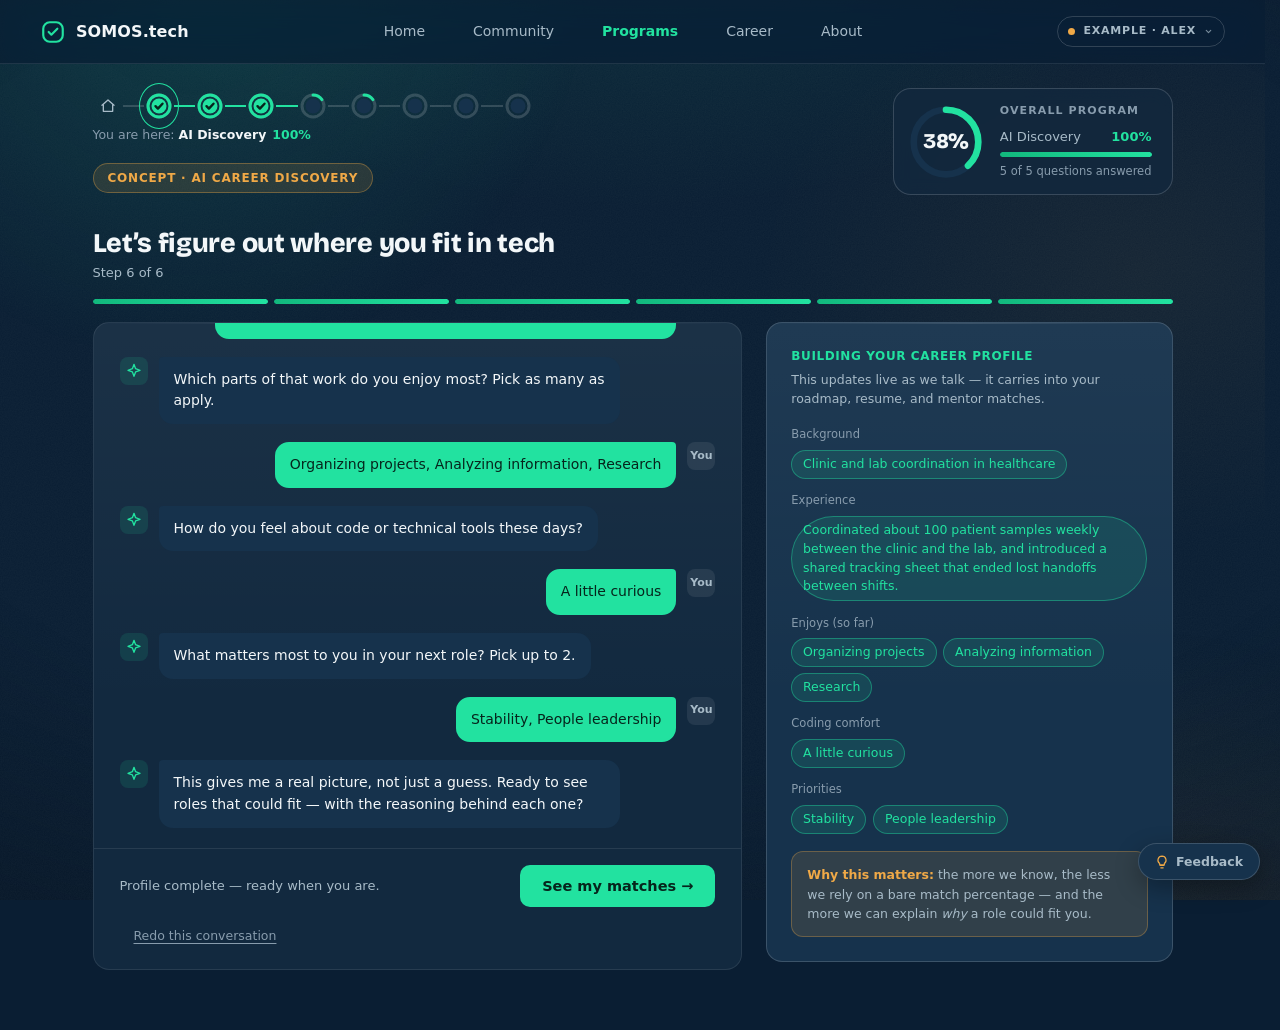
<file: ai-discovery.html>
<!doctype html>
<html lang="en">
<head>
<meta charset="utf-8">
<meta name="viewport" content="width=device-width, initial-scale=1">
<script>try{if(sessionStorage.getItem("somos.arrive"))document.documentElement.classList.add("is-arriving")}catch(e){}</script>
<title>AI Career Discovery — SOMOS.tech</title>
<meta name="description" content="A real conversation about your background, not a 4-question quiz — so your career matches are explainable.">
<link rel="preconnect" href="https://fonts.googleapis.com">
<link rel="preconnect" href="https://fonts.gstatic.com" crossorigin>
<link rel="stylesheet" href="https://fonts.googleapis.com/css2?family=Bricolage+Grotesque:opsz,wght@12..96,500..800&display=swap">
<link rel="stylesheet" href="css/styles.css?v=20">
<link rel="stylesheet" href="css/discovery.css?v=20">
<meta name="theme-color" content="#0A1E33">
<meta name="color-scheme" content="dark">
<meta property="og:type" content="website">
<meta property="og:site_name" content="SOMOS.tech — Career Journey (concept)">
<meta property="og:title" content="AI Career Discovery — SOMOS.tech">
<meta property="og:description" content="A real conversation about your background, not a 4-question quiz — so your career matches are explainable.">
<meta name="twitter:card" content="summary">
<link rel="icon" href="data:image/svg+xml,%3Csvg xmlns='http://www.w3.org/2000/svg' viewBox='0 0 32 32'%3E%3Crect width='32' height='32' rx='9' fill='%230A1E33'/%3E%3Crect x='5' y='5' width='22' height='22' rx='7' fill='none' stroke='%2322E2A0' stroke-width='2.4'/%3E%3Cpath d='M11 16.5l3.6 3.6L21.5 12' fill='none' stroke='%2322E2A0' stroke-width='2.4' stroke-linecap='round' stroke-linejoin='round'/%3E%3C/svg%3E">
<link rel="stylesheet" href="css/polish.css?v=20">
<link rel="stylesheet" href="css/shell.css?v=20">
</head>
<body>
<a class="skip-link" href="#main">Skip to content</a>

<nav class="topnav">
  <div class="brand">
    <svg width="26" height="26" viewBox="0 0 24 24" fill="none" stroke="#22E2A0" stroke-width="2"><rect x="3" y="3" width="18" height="18" rx="6"></rect><path d="M8 12l2.5 2.5L16 9" stroke-linecap="round" stroke-linejoin="round"></path></svg>
    SOMOS.tech
  </div>
  <div class="nav-links">
    <a href="#">Home</a>
    <a href="#">Community</a>
    <a href="#" aria-current="page">Programs</a>
    <a href="#">Career</a>
    <a href="#">About</a>
  </div>
  <div class="nav-cta">
    <span class="concept-pill">CONCEPT</span>
  </div>
</nav>

<header class="disc-header">
  <div class="disc-header-top">
    <div>
      <span class="eyebrow">CONCEPT &middot; AI CAREER DISCOVERY</span>
      <h1>Let&rsquo;s figure out where you fit in tech</h1>
      <div class="disc-step" id="stepLabel">Step 1 of 6</div>
    </div>
    <div data-prog-slot data-stage="ai-discovery"></div>
  </div>
  <div class="disc-progress" id="discProgress" aria-hidden="true">
    <div class="disc-progress-seg" data-seg></div>
    <div class="disc-progress-seg" data-seg></div>
    <div class="disc-progress-seg" data-seg></div>
    <div class="disc-progress-seg" data-seg></div>
    <div class="disc-progress-seg" data-seg></div>
    <div class="disc-progress-seg" data-seg></div>
  </div>
</header>

<main id="main" class="disc-main">

  <!-- CHAT -->
  <section class="chat-panel" aria-label="Discovery conversation">
    <div class="chat-log" id="chatLog">
      <div class="msg msg--ai">
        <span class="msg-avatar msg-avatar--ai">
          <svg width="16" height="16" viewBox="0 0 24 24" fill="none" stroke="currentColor" stroke-width="2" stroke-linecap="round" stroke-linejoin="round"><path d="M12 2l2.4 6.6L21 11l-6.6 2.4L12 20l-2.4-6.6L3 11l6.6-2.4z"></path></svg>
        </span>
        <div class="msg-bubble">Tell me a bit about what you're doing today &mdash; no tech experience needed.</div>
      </div>
    </div>

    <div class="chat-chips" id="chatChips" aria-live="polite"></div>

    <div class="chat-composer">
      <div class="chat-composer-row">
        <input type="text" id="chatInput" aria-label="Type your answer" placeholder="Type your answer, or pick a chip above&hellip;">
        <button type="button" class="chat-send" id="chatSend">Continue</button>
      </div>
      <div class="chat-hint">
        <svg width="13" height="13" viewBox="0 0 24 24" fill="none" stroke="#889CAD" stroke-width="2.4" stroke-linecap="round" stroke-linejoin="round"><circle cx="12" cy="12" r="10"></circle><path d="M12 16v-5"></path><path d="M12 8h.01"></path></svg>
        <span>A sentence or two works better than one word &mdash; the more you share, the more precisely we can match you.</span>
      </div>

      <div class="chat-cta" id="chatCta">
        <span style="font-size:13px; color:var(--text-2);">Profile complete &mdash; ready when you are.</span>
        <button type="button" class="chat-cta-btn" data-coming-soon="Explore &amp; Compare Paths" data-href="compare-careers.html">See my matches &#8594;</button>
      </div>
    </div>
  </section>

  <!-- LIVE PROFILE -->
  <aside class="profile-panel" aria-label="Your career profile, updating live">
    <div class="profile-header">
      <div class="profile-title">BUILDING YOUR CAREER PROFILE</div>
      <div class="profile-caption">This updates live as we talk &mdash; it carries into your roadmap, resume, and mentor matches.</div>
    </div>

    <div class="profile-fields">
      <div class="profile-field">
        <div class="profile-field-label">Background</div>
        <div class="profile-field-value" data-field="background"><span class="not-asked">Not asked yet</span></div>
      </div>
      <div class="profile-field">
        <div class="profile-field-label">Experience</div>
        <div class="profile-field-value" data-field="experience"><span class="not-asked">Not asked yet</span></div>
      </div>
      <div class="profile-field">
        <div class="profile-field-label">Enjoys (so far)</div>
        <div class="profile-field-value" data-field="enjoys"><span class="not-asked">Not asked yet</span></div>
      </div>
      <div class="profile-field">
        <div class="profile-field-label">Coding comfort</div>
        <div class="profile-field-value" data-field="coding"><span class="not-asked">Not asked yet</span></div>
      </div>
      <div class="profile-field">
        <div class="profile-field-label">Priorities</div>
        <div class="profile-field-value" data-field="priorities"><span class="not-asked">Not asked yet</span></div>
      </div>
    </div>

    <div class="profile-callout">
      <span class="profile-callout-label">Why this matters:</span> the more we know, the less we rely on a bare match percentage &mdash; and the more we can explain <em>why</em> a role could fit you.
    </div>
  </aside>

</main>

<button class="feedback-btn" type="button" id="feedbackBtn">
  <svg width="14" height="14" viewBox="0 0 24 24" fill="none" stroke="#F0A947" stroke-width="2" stroke-linecap="round" stroke-linejoin="round"><path d="M9 18h6"></path><path d="M10 22h4"></path><path d="M12 2a7 7 0 0 0-4 12.7V17h8v-2.3A7 7 0 0 0 12 2z"></path></svg>
  Feedback
</button>

<div class="toast-stack" id="toastStack" aria-live="polite"></div>

<script src="https://cdnjs.cloudflare.com/ajax/libs/gsap/3.12.5/gsap.min.js"></script>
<script src="js/state.js?v=20"></script>
<script src="js/common.js?v=20"></script>
<script src="js/shell.js?v=20"></script>
<script src="js/discovery.js?v=20"></script>
<script src="js/polish.js?v=20"></script>
</body>
</html>
</file>
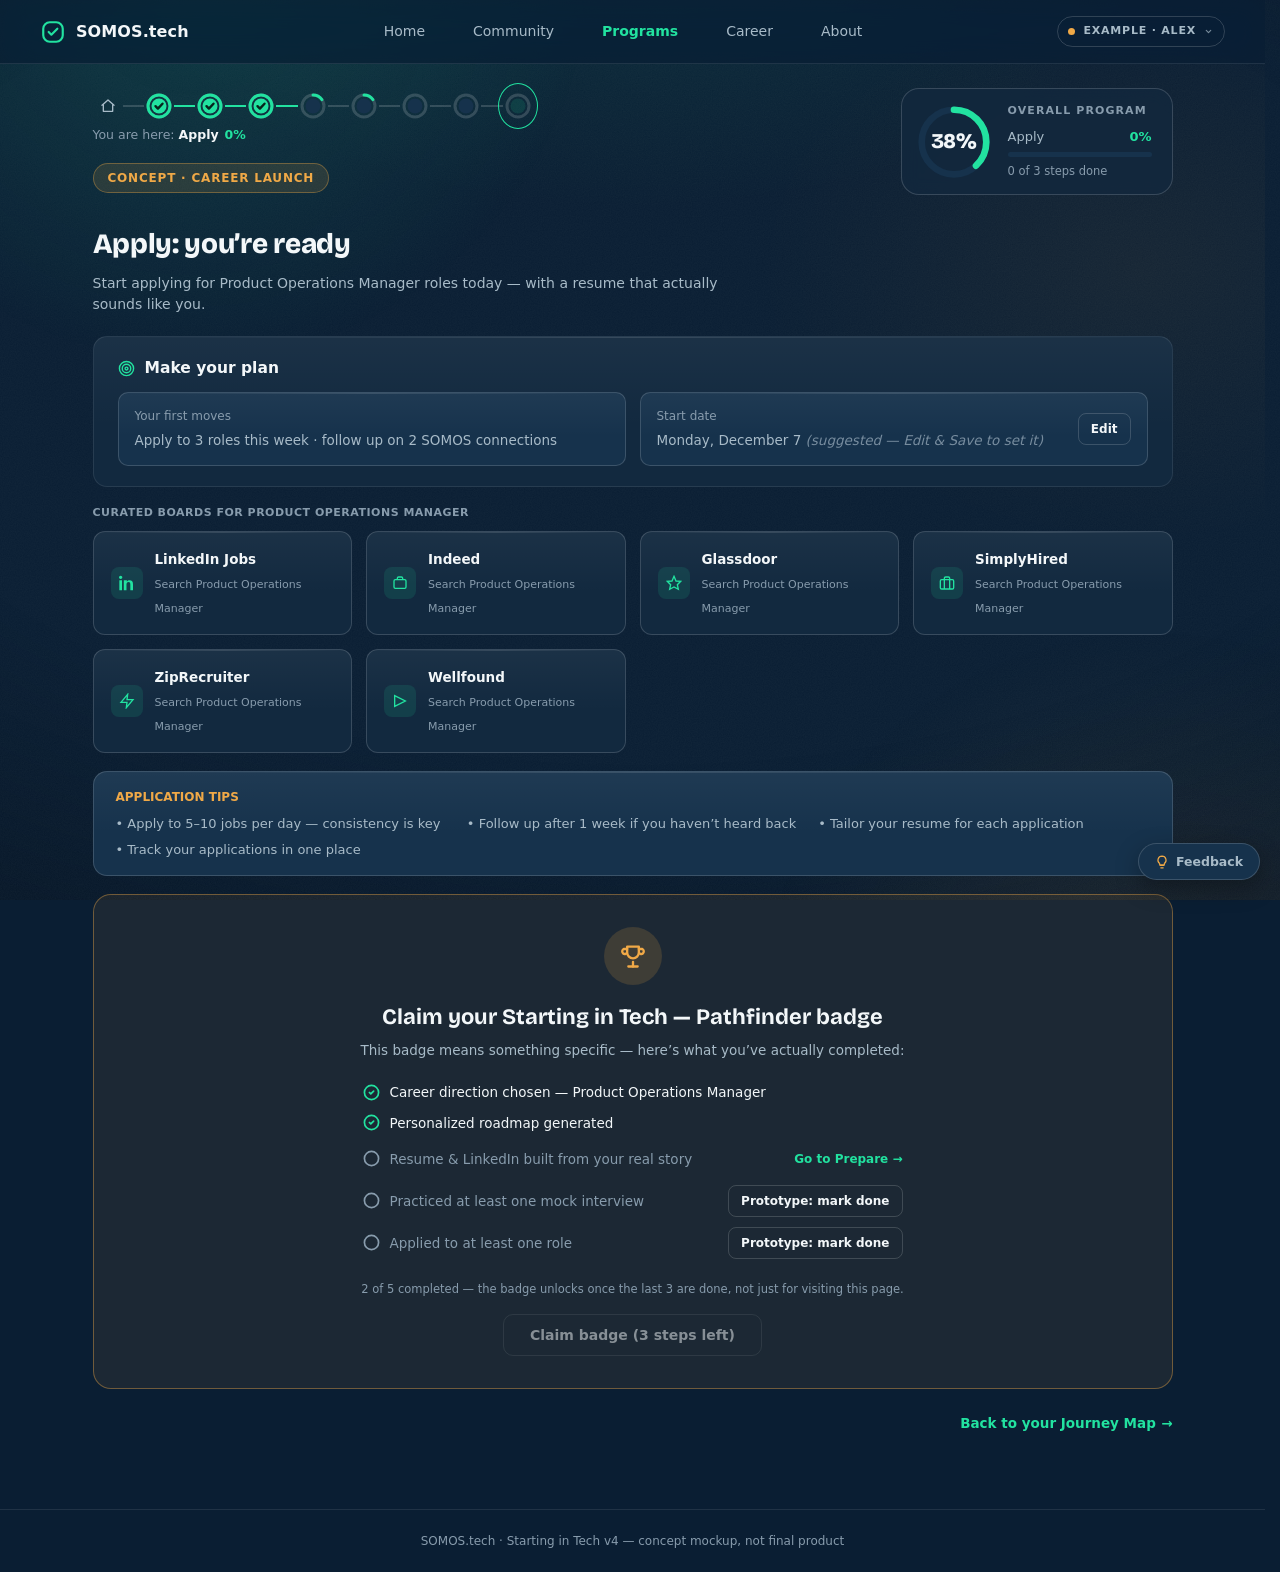
<file: apply.html>
<!doctype html>
<html lang="en">
<head>
<meta charset="utf-8">
<meta name="viewport" content="width=device-width, initial-scale=1">
<script>try{if(sessionStorage.getItem("somos.arrive"))document.documentElement.classList.add("is-arriving")}catch(e){}</script>
<title>Apply: You're Ready — SOMOS.tech</title>
<meta name="description" content="Make your plan, find curated job boards, and claim a badge that's tied to what you actually did.">
<link rel="preconnect" href="https://fonts.googleapis.com">
<link rel="preconnect" href="https://fonts.gstatic.com" crossorigin>
<link rel="stylesheet" href="https://fonts.googleapis.com/css2?family=Bricolage+Grotesque:opsz,wght@12..96,500..800&display=swap">
<link rel="stylesheet" href="css/styles.css?v=20">
<link rel="stylesheet" href="css/launch.css?v=20">
<meta name="theme-color" content="#0A1E33">
<meta name="color-scheme" content="dark">
<meta property="og:type" content="website">
<meta property="og:site_name" content="SOMOS.tech — Career Journey (concept)">
<meta property="og:title" content="Apply: You're Ready — SOMOS.tech">
<meta property="og:description" content="Make your plan, find curated job boards, and claim a badge that's tied to what you actually did.">
<meta name="twitter:card" content="summary">
<link rel="icon" href="data:image/svg+xml,%3Csvg xmlns='http://www.w3.org/2000/svg' viewBox='0 0 32 32'%3E%3Crect width='32' height='32' rx='9' fill='%230A1E33'/%3E%3Crect x='5' y='5' width='22' height='22' rx='7' fill='none' stroke='%2322E2A0' stroke-width='2.4'/%3E%3Cpath d='M11 16.5l3.6 3.6L21.5 12' fill='none' stroke='%2322E2A0' stroke-width='2.4' stroke-linecap='round' stroke-linejoin='round'/%3E%3C/svg%3E">
<link rel="stylesheet" href="css/polish.css?v=20">
<link rel="stylesheet" href="css/shell.css?v=20">
</head>
<body>
<a class="skip-link" href="#main">Skip to content</a>

<nav class="topnav">
  <div class="brand">
    <svg width="26" height="26" viewBox="0 0 24 24" fill="none" stroke="#22E2A0" stroke-width="2"><rect x="3" y="3" width="18" height="18" rx="6"></rect><path d="M8 12l2.5 2.5L16 9" stroke-linecap="round" stroke-linejoin="round"></path></svg>
    SOMOS.tech
  </div>
  <div class="nav-links">
    <a href="#">Home</a>
    <a href="#">Community</a>
    <a href="ai-discovery.html" aria-current="page">Programs</a>
    <a href="#">Career</a>
    <a href="#">About</a>
  </div>
  <div class="nav-cta"><span class="concept-pill">CONCEPT</span></div>
</nav>

<header class="ln-header">
  <div class="ln-top">
    <div>
      <span class="eyebrow">CONCEPT &middot; CAREER LAUNCH</span>
      <h1>Apply: you&rsquo;re ready</h1>
      <p class="ln-sub" id="applySub"></p>
    </div>
    <div data-prog-slot data-stage="apply"></div>
  </div>
</header>

<main id="main" class="ln-main">

  <!-- Make your plan -->
  <section class="ln-card">
    <div class="ln-card-title">
      <svg width="17" height="17" viewBox="0 0 24 24" fill="none" stroke="#22E2A0" stroke-width="2" stroke-linecap="round" stroke-linejoin="round"><circle cx="12" cy="12" r="10"></circle><circle cx="12" cy="12" r="6"></circle><circle cx="12" cy="12" r="2"></circle></svg>
      Make your plan
    </div>
    <div class="plan-grid">
      <div class="plan-box">
        <div class="plan-label">Your first moves</div>
        <div class="plan-value">Apply to 3 roles this week &middot; follow up on 2 SOMOS connections</div>
      </div>
      <div class="plan-box plan-box-row">
        <div>
          <div class="plan-label">Start date</div>
          <div class="plan-value" id="planDate">&mdash;</div>
        </div>
        <button type="button" class="ln-btn ln-btn--small" id="planEdit">Edit</button>
      </div>
    </div>
  </section>

  <!-- Job boards -->
  <section>
    <div class="ln-label" id="boardsLabel">CURATED JOB BOARDS</div>
    <div class="boards" id="boards"></div>
  </section>

  <!-- Tips -->
  <section class="apply-tips">
    <div class="apply-tips-title">APPLICATION TIPS</div>
    <div class="apply-tips-grid">
      <div>&bull; Apply to 5&ndash;10 jobs per day &mdash; consistency is key</div>
      <div>&bull; Follow up after 1 week if you haven&rsquo;t heard back</div>
      <div>&bull; Tailor your resume for each application</div>
      <div>&bull; Track your applications in one place</div>
    </div>
  </section>

  <!-- Badge -->
  <section class="badge-card" id="badgeCard" aria-labelledby="badgeTitle">
    <div class="badge-medal" aria-hidden="true">
      <svg width="28" height="28" viewBox="0 0 24 24" fill="none" stroke="currentColor" stroke-width="2" stroke-linecap="round" stroke-linejoin="round"><path d="M8 21h8"></path><path d="M12 17v4"></path><path d="M7 4h10v5a5 5 0 0 1-10 0V4z"></path><path d="M7 6H4a2 2 0 0 0 2 4"></path><path d="M17 6h3a2 2 0 0 1-2 4"></path></svg>
    </div>
    <div class="badge-title" id="badgeTitle">Claim your Starting in Tech &mdash; Pathfinder badge</div>
    <div class="badge-sub" id="badgeSub">This badge means something specific &mdash; here&rsquo;s what you&rsquo;ve actually completed:</div>

    <div class="criteria" id="criteria"></div>

    <div class="badge-count" id="badgeCount"></div>
    <button type="button" class="ln-btn badge-claim" id="claimBtn" disabled>Claim badge</button>
  </section>

  <a class="ln-next" href="index.html">Back to your Journey Map &#8594;</a>

</main>

<footer class="ln-footer">SOMOS.tech &middot; Starting in Tech v4 &mdash; concept mockup, not final product</footer>

<button class="feedback-btn" type="button" id="feedbackBtn">
  <svg width="14" height="14" viewBox="0 0 24 24" fill="none" stroke="#F0A947" stroke-width="2" stroke-linecap="round" stroke-linejoin="round"><path d="M9 18h6"></path><path d="M10 22h4"></path><path d="M12 2a7 7 0 0 0-4 12.7V17h8v-2.3A7 7 0 0 0 12 2z"></path></svg>
  Feedback
</button>

<div class="toast-stack" id="toastStack" aria-live="polite"></div>

<script src="https://cdnjs.cloudflare.com/ajax/libs/gsap/3.12.5/gsap.min.js"></script>
<script src="js/state.js?v=20"></script>
<script src="js/common.js?v=20"></script>
<script src="js/shell.js?v=20"></script>
<script src="js/apply.js?v=20"></script>
<script src="js/polish.js?v=20"></script>
</body>
</html>
</file>
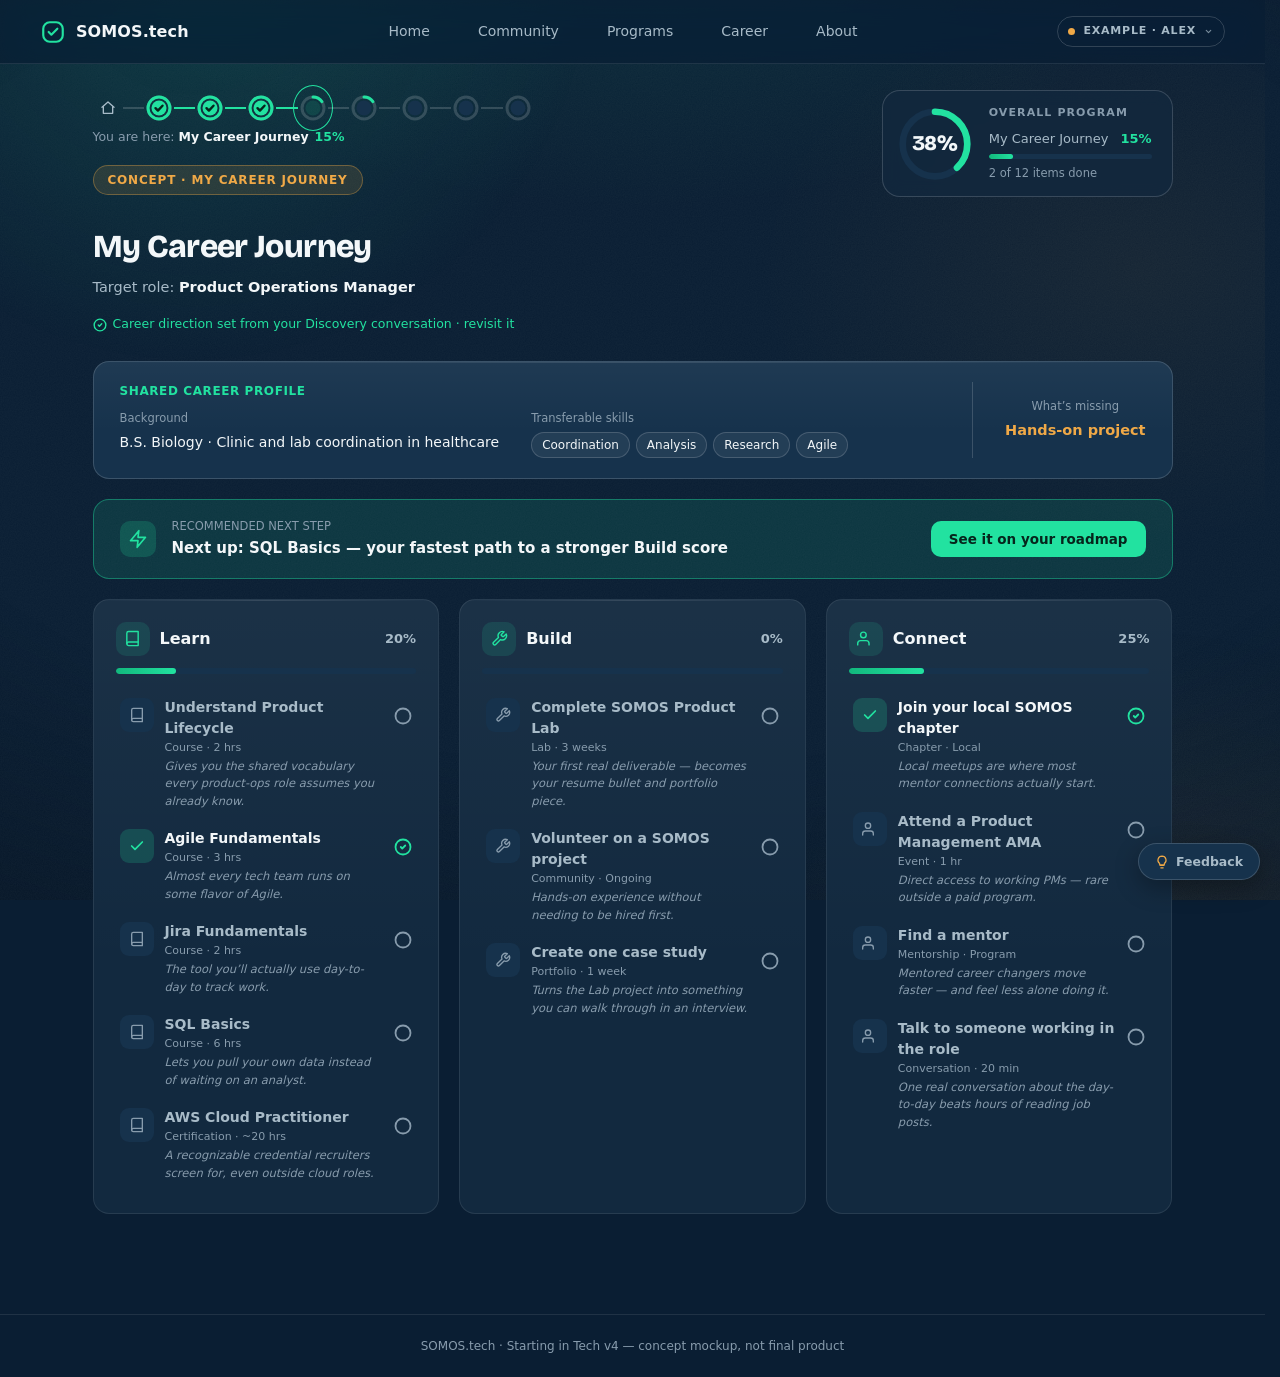
<file: career-journey.html>
<!doctype html>
<html lang="en">
<head>
<meta charset="utf-8">
<meta name="viewport" content="width=device-width, initial-scale=1">
<script>try{if(sessionStorage.getItem("somos.arrive"))document.documentElement.classList.add("is-arriving")}catch(e){}</script>
<title>My Career Journey — SOMOS.tech</title>
<meta name="description" content="Your home base — Learn, Build and Connect tracked together, with real milestones that mean something.">
<link rel="preconnect" href="https://fonts.googleapis.com">
<link rel="preconnect" href="https://fonts.gstatic.com" crossorigin>
<link rel="stylesheet" href="https://fonts.googleapis.com/css2?family=Bricolage+Grotesque:opsz,wght@12..96,500..800&display=swap">
<link rel="stylesheet" href="css/styles.css?v=20">
<link rel="stylesheet" href="css/dashboard.css?v=20">
<meta name="theme-color" content="#0A1E33">
<meta name="color-scheme" content="dark">
<meta property="og:type" content="website">
<meta property="og:site_name" content="SOMOS.tech — Career Journey (concept)">
<meta property="og:title" content="My Career Journey — SOMOS.tech">
<meta property="og:description" content="Your home base — Learn, Build and Connect tracked together, with real milestones that mean something.">
<meta name="twitter:card" content="summary">
<link rel="icon" href="data:image/svg+xml,%3Csvg xmlns='http://www.w3.org/2000/svg' viewBox='0 0 32 32'%3E%3Crect width='32' height='32' rx='9' fill='%230A1E33'/%3E%3Crect x='5' y='5' width='22' height='22' rx='7' fill='none' stroke='%2322E2A0' stroke-width='2.4'/%3E%3Cpath d='M11 16.5l3.6 3.6L21.5 12' fill='none' stroke='%2322E2A0' stroke-width='2.4' stroke-linecap='round' stroke-linejoin='round'/%3E%3C/svg%3E">
<link rel="stylesheet" href="css/polish.css?v=20">
<link rel="stylesheet" href="css/shell.css?v=20">
</head>
<body>
<a class="skip-link" href="#main">Skip to content</a>

<nav class="topnav">
  <div class="brand">
    <svg width="26" height="26" viewBox="0 0 24 24" fill="none" stroke="#22E2A0" stroke-width="2"><rect x="3" y="3" width="18" height="18" rx="6"></rect><path d="M8 12l2.5 2.5L16 9" stroke-linecap="round" stroke-linejoin="round"></path></svg>
    SOMOS.tech
  </div>
  <div class="nav-links">
    <a href="#">Home</a>
    <a href="#">Community</a>
    <a href="ai-discovery.html">Programs</a>
    <a href="#">Career</a>
    <a href="#">About</a>
  </div>
  <div class="nav-cta">
    <div class="avatar">AR</div>
  </div>
</nav>

<header class="dash-header">
  <div class="dash-header-main">
    <div>
      <span class="eyebrow">CONCEPT &middot; MY CAREER JOURNEY</span>
      <h1>My Career Journey</h1>
      <div class="dash-target" id="dashTarget"></div>
      <a href="compare-careers.html" class="dash-revisit" id="dashRevisit"></a>
    </div>
    <div data-prog-slot data-stage="journey"></div>
  </div>
</header>

<main id="main" class="dash-main">

  <!-- Shared Career Profile -->
  <section class="profile-card">
    <div class="profile-card-main">
      <div class="profile-card-title">SHARED CAREER PROFILE</div>
      <div class="profile-card-row">
        <div>
          <div class="profile-card-label">Background</div>
          <div class="profile-card-text" id="pcBackground"></div>
        </div>
        <div>
          <div class="profile-card-label">Transferable skills</div>
          <div class="profile-card-chips" id="pcSkills"></div>
        </div>
      </div>
    </div>
    <div class="profile-card-divider"></div>
    <div class="profile-card-missing">
      <div class="profile-card-label">What&rsquo;s missing</div>
      <div class="profile-card-missing-value" id="pcMissing"></div>
    </div>
  </section>

  <!-- Next step -->
  <section class="next-step">
    <div class="next-step-icon">
      <svg width="20" height="20" viewBox="0 0 24 24" fill="none" stroke="currentColor" stroke-width="2" stroke-linecap="round" stroke-linejoin="round"><polygon points="13 2 3 14 12 14 11 22 21 10 12 10 13 2"></polygon></svg>
    </div>
    <div class="next-step-copy">
      <div class="next-step-label">RECOMMENDED NEXT STEP</div>
      <div class="next-step-text" id="nextText"></div>
    </div>
    <button type="button" class="next-step-btn" id="nextBtn" data-coming-soon="Living Roadmap" data-href="living-roadmap.html">See it on your roadmap</button>
  </section>

  <!-- Learn / Build / Connect -->
  <div class="track-grid" id="trackGrid"></div>

</main>

<footer class="dash-footer">SOMOS.tech &middot; Starting in Tech v4 &mdash; concept mockup, not final product</footer>

<button class="feedback-btn" type="button" id="feedbackBtn">
  <svg width="14" height="14" viewBox="0 0 24 24" fill="none" stroke="#F0A947" stroke-width="2" stroke-linecap="round" stroke-linejoin="round"><path d="M9 18h6"></path><path d="M10 22h4"></path><path d="M12 2a7 7 0 0 0-4 12.7V17h8v-2.3A7 7 0 0 0 12 2z"></path></svg>
  Feedback
</button>

<div class="toast-stack" id="toastStack" aria-live="polite"></div>

<script src="https://cdnjs.cloudflare.com/ajax/libs/gsap/3.12.5/gsap.min.js"></script>
<script src="js/state.js?v=20"></script>
<script src="js/common.js?v=20"></script>
<script src="js/shell.js?v=20"></script>
<script src="js/dashboard.js?v=20"></script>
<script src="js/polish.js?v=20"></script>
</body>
</html>
</file>
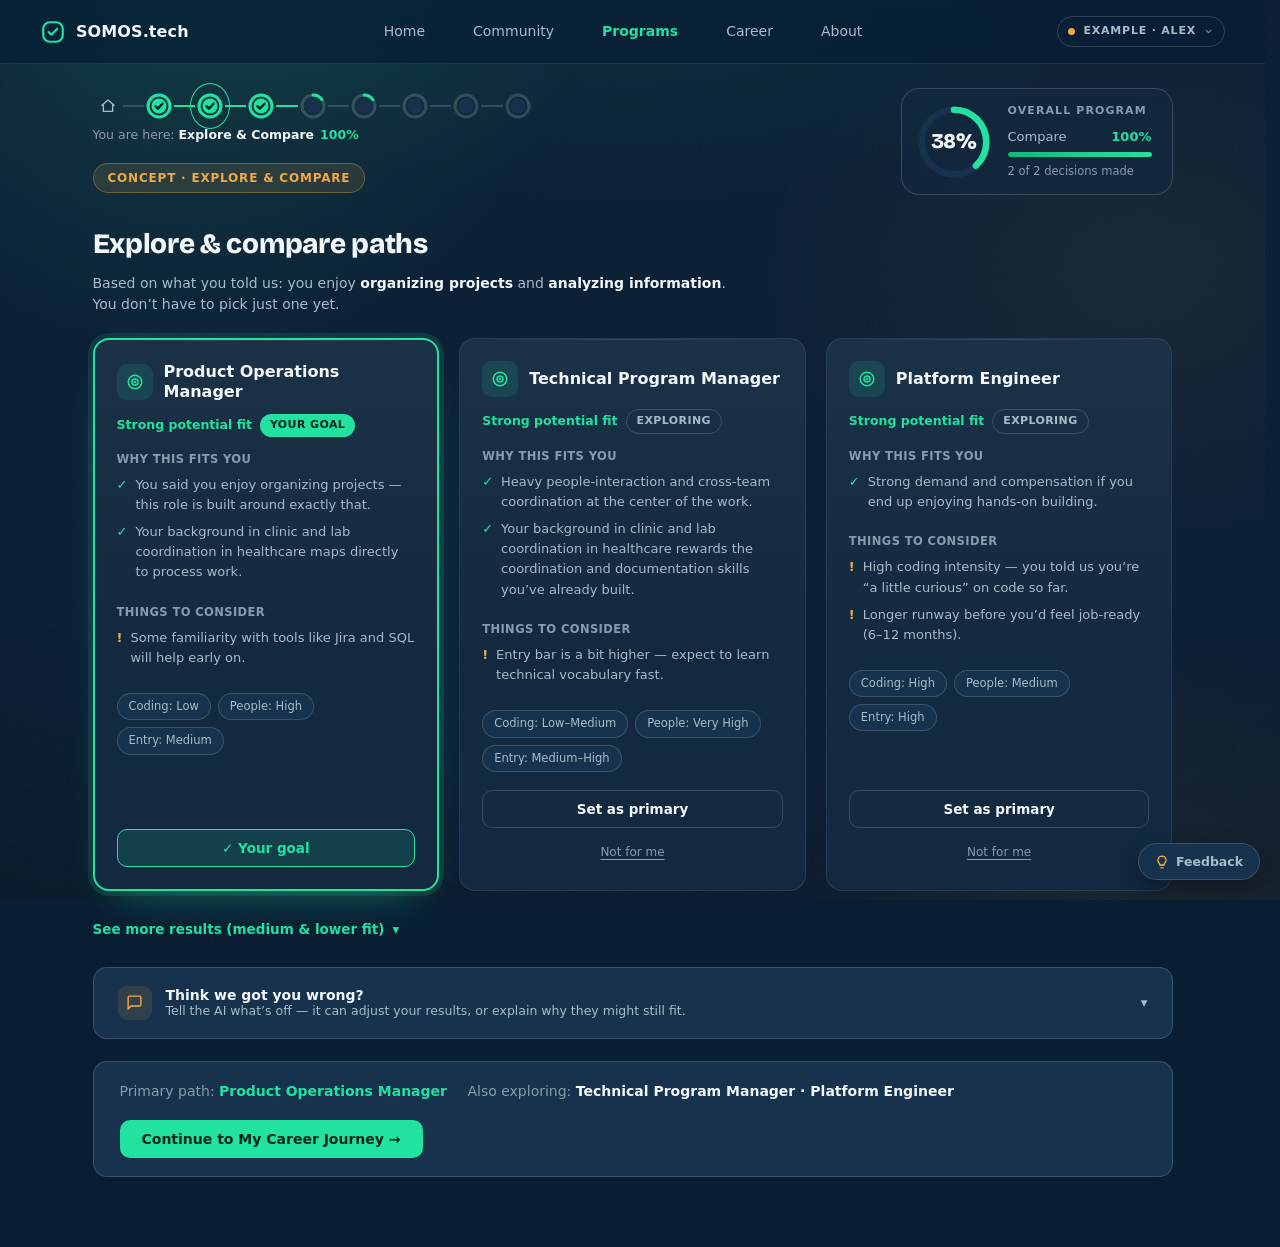
<file: compare-careers.html>
<!doctype html>
<html lang="en">
<head>
<meta charset="utf-8">
<meta name="viewport" content="width=device-width, initial-scale=1">
<script>try{if(sessionStorage.getItem("somos.arrive"))document.documentElement.classList.add("is-arriving")}catch(e){}</script>
<title>Explore &amp; Compare Paths — SOMOS.tech</title>
<meta name="description" content="Compare 2–3 roles side by side, with the reasoning behind each fit — and push back if a match feels off.">
<link rel="preconnect" href="https://fonts.googleapis.com">
<link rel="preconnect" href="https://fonts.gstatic.com" crossorigin>
<link rel="stylesheet" href="https://fonts.googleapis.com/css2?family=Bricolage+Grotesque:opsz,wght@12..96,500..800&display=swap">
<link rel="stylesheet" href="css/styles.css?v=20">
<link rel="stylesheet" href="css/compare.css?v=20">
<meta name="theme-color" content="#0A1E33">
<meta name="color-scheme" content="dark">
<meta property="og:type" content="website">
<meta property="og:site_name" content="SOMOS.tech — Career Journey (concept)">
<meta property="og:title" content="Explore &amp; Compare Paths — SOMOS.tech">
<meta property="og:description" content="Compare 2–3 roles side by side, with the reasoning behind each fit — and push back if a match feels off.">
<meta name="twitter:card" content="summary">
<link rel="icon" href="data:image/svg+xml,%3Csvg xmlns='http://www.w3.org/2000/svg' viewBox='0 0 32 32'%3E%3Crect width='32' height='32' rx='9' fill='%230A1E33'/%3E%3Crect x='5' y='5' width='22' height='22' rx='7' fill='none' stroke='%2322E2A0' stroke-width='2.4'/%3E%3Cpath d='M11 16.5l3.6 3.6L21.5 12' fill='none' stroke='%2322E2A0' stroke-width='2.4' stroke-linecap='round' stroke-linejoin='round'/%3E%3C/svg%3E">
<link rel="stylesheet" href="css/polish.css?v=20">
<link rel="stylesheet" href="css/shell.css?v=20">
</head>
<body>
<a class="skip-link" href="#main">Skip to content</a>

<nav class="topnav">
  <div class="brand">
    <svg width="26" height="26" viewBox="0 0 24 24" fill="none" stroke="#22E2A0" stroke-width="2"><rect x="3" y="3" width="18" height="18" rx="6"></rect><path d="M8 12l2.5 2.5L16 9" stroke-linecap="round" stroke-linejoin="round"></path></svg>
    SOMOS.tech
  </div>
  <div class="nav-links">
    <a href="#">Home</a>
    <a href="#">Community</a>
    <a href="#" aria-current="page">Programs</a>
    <a href="#">Career</a>
    <a href="#">About</a>
  </div>
  <div class="nav-cta">
    <span class="concept-pill">CONCEPT</span>
  </div>
</nav>

<header class="cmp-header">
  <div class="cmp-header-top">
    <div>
      <span class="eyebrow">CONCEPT &middot; EXPLORE &amp; COMPARE</span>
      <h1>Explore &amp; compare paths</h1>
      <p class="cmp-sub" id="cmpSub"></p>
    </div>
    <div data-prog-slot data-stage="compare"></div>
  </div>
</header>

<main id="main" class="cmp-main">

  <section aria-label="Roles you're comparing">
    <div class="cmp-grid" id="cmpGrid"></div>
  </section>

  <section class="cmp-more">
    <button type="button" class="cmp-toggle" id="moreToggle" aria-expanded="false" aria-controls="moreBody">
      <span>See more results (medium &amp; lower fit)</span>
      <span class="cmp-caret" aria-hidden="true">&#9662;</span>
    </button>
    <div class="cmp-more-body" id="moreBody" hidden>
      <div class="cmp-more-grid" id="moreGrid"></div>
    </div>
  </section>

  <section class="cmp-feedback">
    <button type="button" class="cmp-feedback-head" id="fbToggle" aria-expanded="false" aria-controls="fbBody">
      <span class="cmp-feedback-icon">
        <svg width="17" height="17" viewBox="0 0 24 24" fill="none" stroke="currentColor" stroke-width="2" stroke-linecap="round" stroke-linejoin="round"><path d="M21 15a2 2 0 0 1-2 2H7l-4 4V5a2 2 0 0 1 2-2h14a2 2 0 0 1 2 2z"></path></svg>
      </span>
      <span class="cmp-feedback-copy">
        <span class="cmp-feedback-title">Think we got you wrong?</span>
        <span class="cmp-feedback-desc">Tell the AI what&rsquo;s off &mdash; it can adjust your results, or explain why they might still fit.</span>
      </span>
      <span class="cmp-caret" aria-hidden="true">&#9662;</span>
    </button>
    <div class="cmp-feedback-body" id="fbBody" hidden>
      <div class="cmp-fb-log" id="fbLog" aria-live="polite"></div>
      <div class="cmp-fb-row">
        <input type="text" id="fbInput" aria-label="Tell the AI what feels off" placeholder="e.g. &ldquo;Platform Engineer still feels like a lot of coding.&rdquo;">
        <button type="button" class="cmp-fb-send" id="fbSend">Send</button>
      </div>
    </div>
  </section>

  <div class="cmp-bottom">
    <div class="cmp-bottom-copy">
      <span class="cmp-bottom-label">Primary path:</span> <strong class="cmp-primary-name" id="summaryPrimary"></strong>
      <span class="cmp-bottom-label cmp-bottom-gap">Also exploring:</span> <strong id="summaryExploring"></strong>
    </div>
    <button type="button" class="cmp-continue" data-coming-soon="My Career Journey" data-href="career-journey.html">Continue to My Career Journey &#8594;</button>
  </div>

</main>

<button class="feedback-btn" type="button" id="feedbackBtn">
  <svg width="14" height="14" viewBox="0 0 24 24" fill="none" stroke="#F0A947" stroke-width="2" stroke-linecap="round" stroke-linejoin="round"><path d="M9 18h6"></path><path d="M10 22h4"></path><path d="M12 2a7 7 0 0 0-4 12.7V17h8v-2.3A7 7 0 0 0 12 2z"></path></svg>
  Feedback
</button>

<div class="toast-stack" id="toastStack" aria-live="polite"></div>

<script src="https://cdnjs.cloudflare.com/ajax/libs/gsap/3.12.5/gsap.min.js"></script>
<script src="js/state.js?v=20"></script>
<script src="js/common.js?v=20"></script>
<script src="js/shell.js?v=20"></script>
<script src="js/compare.js?v=20"></script>
<script src="js/polish.js?v=20"></script>
</body>
</html>
</file>
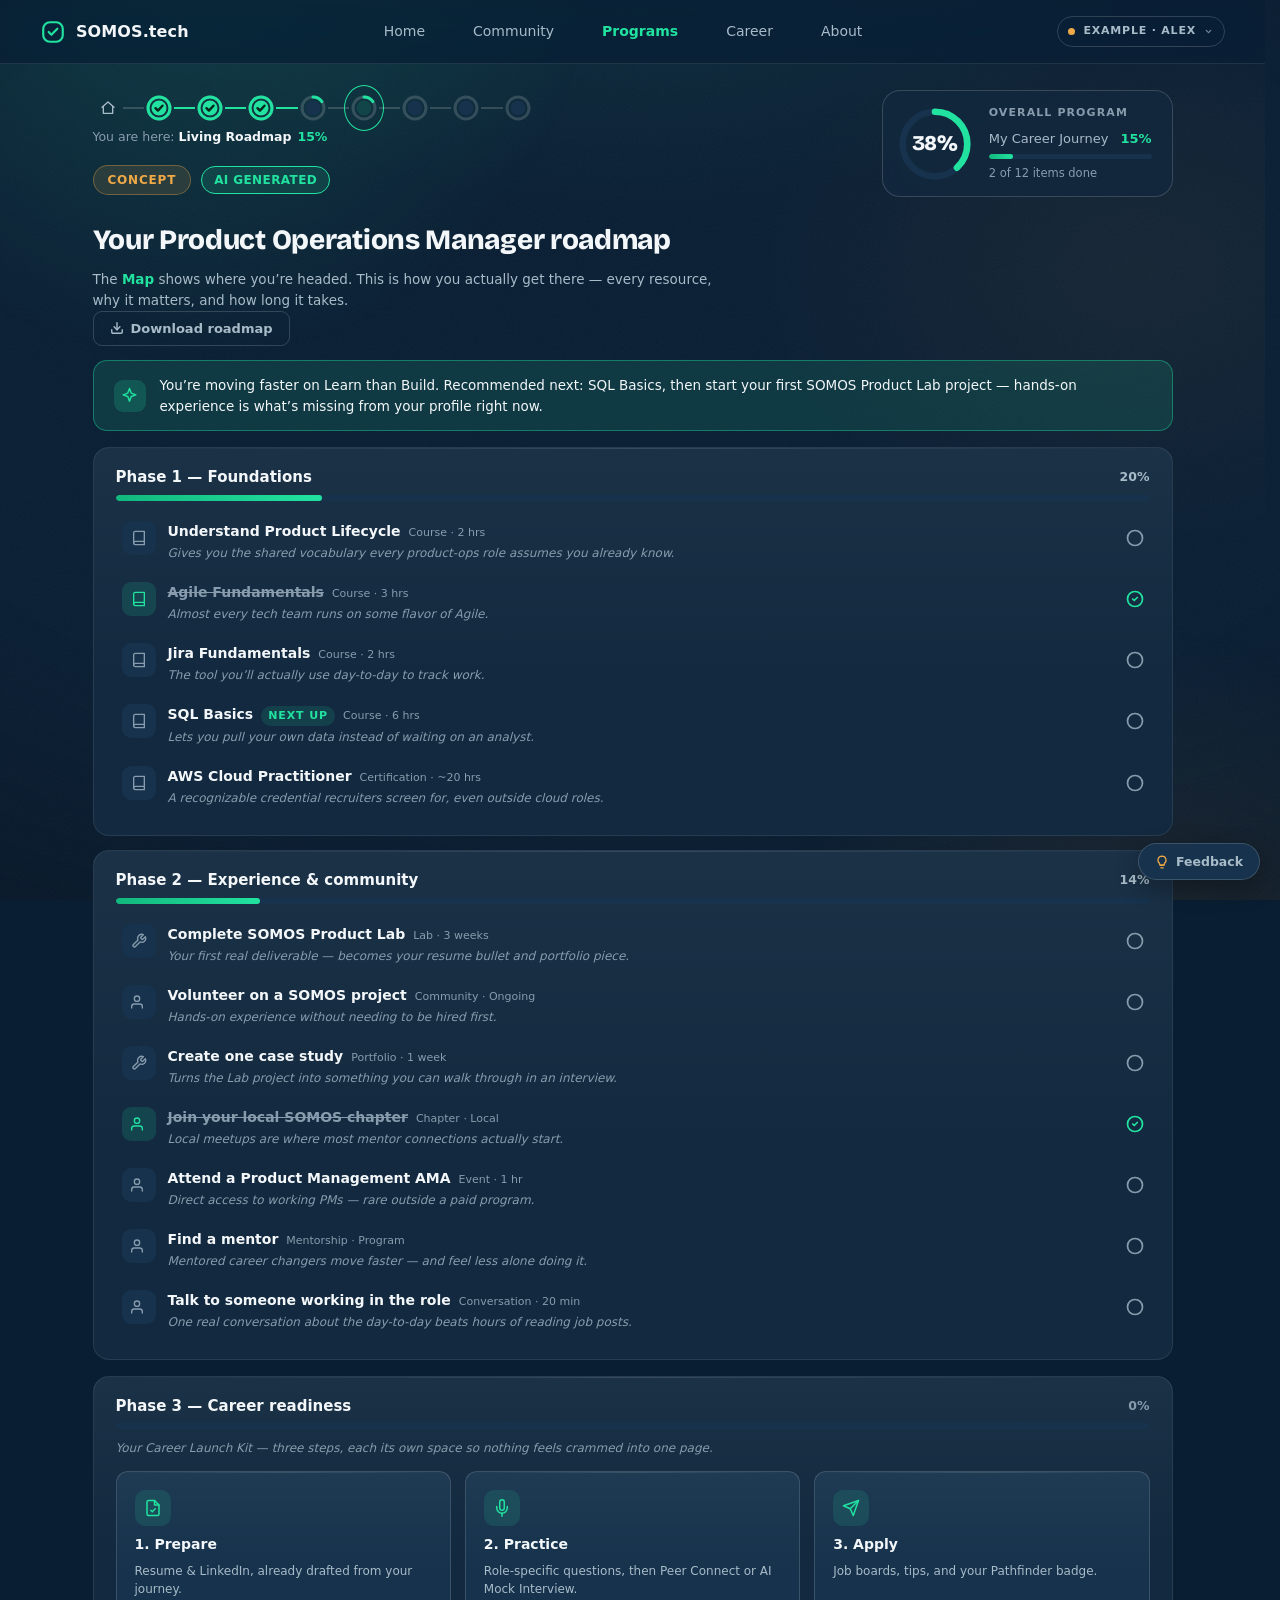
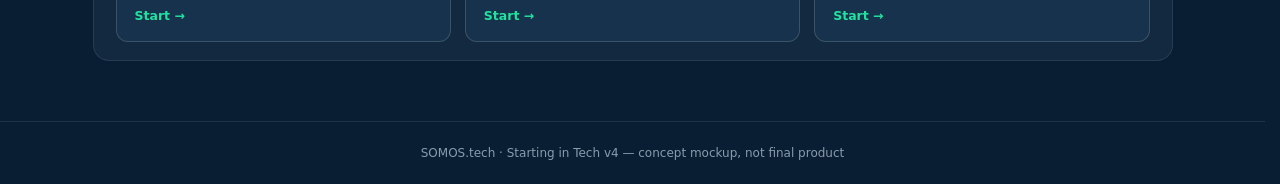
<file: living-roadmap.html>
<!doctype html>
<html lang="en">
<head>
<meta charset="utf-8">
<meta name="viewport" content="width=device-width, initial-scale=1">
<script>try{if(sessionStorage.getItem("somos.arrive"))document.documentElement.classList.add("is-arriving")}catch(e){}</script>
<title>Your Product Operations Roadmap — SOMOS.tech</title>
<meta name="description" content="The execution layer: every resource, why it matters, and how long it takes.">
<link rel="preconnect" href="https://fonts.googleapis.com">
<link rel="preconnect" href="https://fonts.gstatic.com" crossorigin>
<link rel="stylesheet" href="https://fonts.googleapis.com/css2?family=Bricolage+Grotesque:opsz,wght@12..96,500..800&display=swap">
<link rel="stylesheet" href="css/styles.css?v=20">
<link rel="stylesheet" href="css/roadmap.css?v=20">
<meta name="theme-color" content="#0A1E33">
<meta name="color-scheme" content="dark">
<meta property="og:type" content="website">
<meta property="og:site_name" content="SOMOS.tech — Career Journey (concept)">
<meta property="og:title" content="Your Product Operations Roadmap — SOMOS.tech">
<meta property="og:description" content="The execution layer: every resource, why it matters, and how long it takes.">
<meta name="twitter:card" content="summary">
<link rel="icon" href="data:image/svg+xml,%3Csvg xmlns='http://www.w3.org/2000/svg' viewBox='0 0 32 32'%3E%3Crect width='32' height='32' rx='9' fill='%230A1E33'/%3E%3Crect x='5' y='5' width='22' height='22' rx='7' fill='none' stroke='%2322E2A0' stroke-width='2.4'/%3E%3Cpath d='M11 16.5l3.6 3.6L21.5 12' fill='none' stroke='%2322E2A0' stroke-width='2.4' stroke-linecap='round' stroke-linejoin='round'/%3E%3C/svg%3E">
<link rel="stylesheet" href="css/polish.css?v=20">
<link rel="stylesheet" href="css/shell.css?v=20">
</head>
<body>
<a class="skip-link" href="#main">Skip to content</a>

<nav class="topnav">
  <div class="brand">
    <svg width="26" height="26" viewBox="0 0 24 24" fill="none" stroke="#22E2A0" stroke-width="2"><rect x="3" y="3" width="18" height="18" rx="6"></rect><path d="M8 12l2.5 2.5L16 9" stroke-linecap="round" stroke-linejoin="round"></path></svg>
    SOMOS.tech
  </div>
  <div class="nav-links">
    <a href="#">Home</a>
    <a href="#">Community</a>
    <a href="ai-discovery.html" aria-current="page">Programs</a>
    <a href="#">Career</a>
    <a href="#">About</a>
  </div>
  <div class="nav-cta">
    <span class="concept-pill">CONCEPT</span>
  </div>
</nav>

<header class="rm-header">
  <div class="rm-header-main">
    <div class="rm-header-copy">
      <div class="rm-tags">
        <span class="eyebrow">CONCEPT</span>
        <span class="rm-ai-tag">AI GENERATED</span>
      </div>
      <h1 id="rmTitle">Your roadmap</h1>
      <p>The <a href="index.html">Map</a> shows where you&rsquo;re headed. This is how you actually get there &mdash; every resource, why it matters, and how long it takes.</p>
      <button type="button" class="rm-download" id="rmDownload">
        <svg width="14" height="14" viewBox="0 0 24 24" fill="none" stroke="currentColor" stroke-width="2.4" stroke-linecap="round" stroke-linejoin="round"><path d="M21 15v4a2 2 0 0 1-2 2H5a2 2 0 0 1-2-2v-4"></path><polyline points="7 10 12 15 17 10"></polyline><line x1="12" y1="15" x2="12" y2="3"></line></svg>
        Download roadmap
      </button>
    </div>
    <div data-prog-slot data-stage="journey"></div>
  </div>
</header>

<main id="main" class="rm-main">

  <section class="rm-reco" aria-label="AI recommendation">
    <div class="rm-reco-icon">
      <svg width="17" height="17" viewBox="0 0 24 24" fill="none" stroke="currentColor" stroke-width="2" stroke-linecap="round" stroke-linejoin="round"><path d="M12 2l2.4 6.6L21 11l-6.6 2.4L12 20l-2.4-6.6L3 11l6.6-2.4z"></path></svg>
    </div>
    <p id="rmReco"></p>
  </section>

  <div class="rm-phases" id="rmPhases"></div>

  <!-- Phase 3: three simple launchers, per the spec — not rich cards -->
  <section class="rm-phase rm-phase--launch" aria-label="Phase 3, career readiness">
    <div class="rm-phase-head">
      <span class="rm-phase-title">Phase 3 &mdash; Career readiness</span>
      <span class="rm-phase-pct" id="rmP3Pct">0%</span>
    </div>
    <div class="rm-bar"><div class="rm-bar-fill" id="rmP3Bar" style="width:0%"></div></div>
    <p class="rm-launch-note">Your Career Launch Kit &mdash; three steps, each its own space so nothing feels crammed into one page.</p>
    <div class="rm-launch-grid">
      <button type="button" class="rm-launch" data-coming-soon="Prepare" data-href="prepare.html">
        <span class="rm-launch-icon"><svg width="18" height="18" viewBox="0 0 24 24" fill="none" stroke="currentColor" stroke-width="2" stroke-linecap="round" stroke-linejoin="round"><path d="M14 2H6a2 2 0 0 0-2 2v16a2 2 0 0 0 2 2h12a2 2 0 0 0 2-2V8z"></path><polyline points="14 2 14 8 20 8"></polyline><path d="M9 15l2 2 4-4"></path></svg></span>
        <span class="rm-launch-title">1. Prepare</span>
        <span class="rm-launch-desc">Resume &amp; LinkedIn, already drafted from your journey.</span>
        <span class="rm-launch-go">Start &#8594;</span>
      </button>
      <button type="button" class="rm-launch" data-coming-soon="Practice" data-href="practice.html">
        <span class="rm-launch-icon"><svg width="18" height="18" viewBox="0 0 24 24" fill="none" stroke="currentColor" stroke-width="2" stroke-linecap="round" stroke-linejoin="round"><path d="M12 1a3 3 0 0 0-3 3v8a3 3 0 0 0 6 0V4a3 3 0 0 0-3-3z"></path><path d="M19 10v2a7 7 0 0 1-14 0v-2"></path><line x1="12" y1="19" x2="12" y2="23"></line></svg></span>
        <span class="rm-launch-title">2. Practice</span>
        <span class="rm-launch-desc">Role-specific questions, then Peer Connect or AI Mock Interview.</span>
        <span class="rm-launch-go">Start &#8594;</span>
      </button>
      <button type="button" class="rm-launch" data-coming-soon="Apply" data-href="apply.html">
        <span class="rm-launch-icon"><svg width="18" height="18" viewBox="0 0 24 24" fill="none" stroke="currentColor" stroke-width="2" stroke-linecap="round" stroke-linejoin="round"><path d="M22 2L11 13"></path><path d="M22 2l-7 20-4-9-9-4 20-7z"></path></svg></span>
        <span class="rm-launch-title">3. Apply</span>
        <span class="rm-launch-desc">Job boards, tips, and your Pathfinder badge.</span>
        <span class="rm-launch-go">Start &#8594;</span>
      </button>
    </div>
  </section>

</main>

<footer class="rm-footer">SOMOS.tech &middot; Starting in Tech v4 &mdash; concept mockup, not final product</footer>

<button class="feedback-btn" type="button" id="feedbackBtn">
  <svg width="14" height="14" viewBox="0 0 24 24" fill="none" stroke="#F0A947" stroke-width="2" stroke-linecap="round" stroke-linejoin="round"><path d="M9 18h6"></path><path d="M10 22h4"></path><path d="M12 2a7 7 0 0 0-4 12.7V17h8v-2.3A7 7 0 0 0 12 2z"></path></svg>
  Feedback
</button>

<div class="toast-stack" id="toastStack" aria-live="polite"></div>

<script src="https://cdnjs.cloudflare.com/ajax/libs/gsap/3.12.5/gsap.min.js"></script>
<script src="js/state.js?v=20"></script>
<script src="js/common.js?v=20"></script>
<script src="js/shell.js?v=20"></script>
<script src="js/roadmap.js?v=20"></script>
<script src="js/polish.js?v=20"></script>
</body>
</html>
</file>
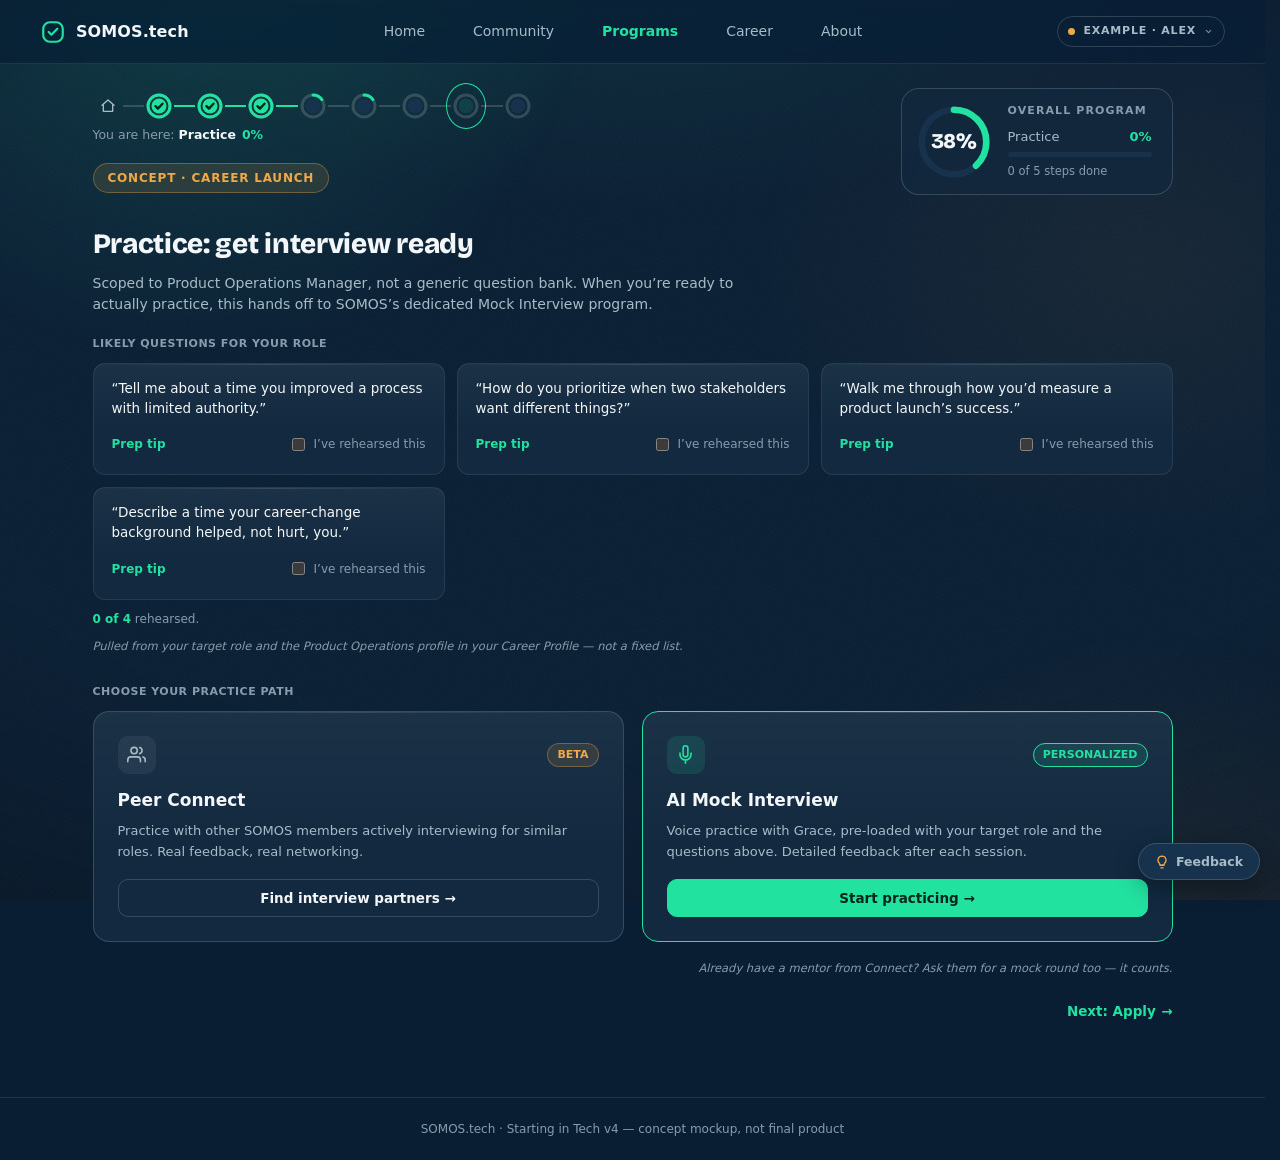
<file: practice.html>
<!doctype html>
<html lang="en">
<head>
<meta charset="utf-8">
<meta name="viewport" content="width=device-width, initial-scale=1">
<script>try{if(sessionStorage.getItem("somos.arrive"))document.documentElement.classList.add("is-arriving")}catch(e){}</script>
<title>Practice: Get Interview Ready — SOMOS.tech</title>
<meta name="description" content="Role-specific interview practice, handed off to SOMOS's Mock Interview program.">
<link rel="preconnect" href="https://fonts.googleapis.com">
<link rel="preconnect" href="https://fonts.gstatic.com" crossorigin>
<link rel="stylesheet" href="https://fonts.googleapis.com/css2?family=Bricolage+Grotesque:opsz,wght@12..96,500..800&display=swap">
<link rel="stylesheet" href="css/styles.css?v=20">
<link rel="stylesheet" href="css/launch.css?v=20">
<meta name="theme-color" content="#0A1E33">
<meta name="color-scheme" content="dark">
<meta property="og:type" content="website">
<meta property="og:site_name" content="SOMOS.tech — Career Journey (concept)">
<meta property="og:title" content="Practice: Get Interview Ready — SOMOS.tech">
<meta property="og:description" content="Role-specific interview practice, handed off to SOMOS's Mock Interview program.">
<meta name="twitter:card" content="summary">
<link rel="icon" href="data:image/svg+xml,%3Csvg xmlns='http://www.w3.org/2000/svg' viewBox='0 0 32 32'%3E%3Crect width='32' height='32' rx='9' fill='%230A1E33'/%3E%3Crect x='5' y='5' width='22' height='22' rx='7' fill='none' stroke='%2322E2A0' stroke-width='2.4'/%3E%3Cpath d='M11 16.5l3.6 3.6L21.5 12' fill='none' stroke='%2322E2A0' stroke-width='2.4' stroke-linecap='round' stroke-linejoin='round'/%3E%3C/svg%3E">
<link rel="stylesheet" href="css/polish.css?v=20">
<link rel="stylesheet" href="css/shell.css?v=20">
</head>
<body>
<a class="skip-link" href="#main">Skip to content</a>

<nav class="topnav">
  <div class="brand">
    <svg width="26" height="26" viewBox="0 0 24 24" fill="none" stroke="#22E2A0" stroke-width="2"><rect x="3" y="3" width="18" height="18" rx="6"></rect><path d="M8 12l2.5 2.5L16 9" stroke-linecap="round" stroke-linejoin="round"></path></svg>
    SOMOS.tech
  </div>
  <div class="nav-links">
    <a href="#">Home</a>
    <a href="#">Community</a>
    <a href="ai-discovery.html" aria-current="page">Programs</a>
    <a href="#">Career</a>
    <a href="#">About</a>
  </div>
  <div class="nav-cta"><span class="concept-pill">CONCEPT</span></div>
</nav>

<header class="ln-header">
  <div class="ln-top">
    <div>
      <span class="eyebrow">CONCEPT &middot; CAREER LAUNCH</span>
      <h1>Practice: get interview ready</h1>
      <p class="ln-sub" id="pracSub"></p>
    </div>
    <div data-prog-slot data-stage="practice"></div>
  </div>
</header>

<main id="main" class="ln-main">

  <section>
    <div class="ln-label">LIKELY QUESTIONS FOR YOUR ROLE</div>
    <div class="q-grid" id="qGrid"></div>
    <div class="q-count" id="qCount"></div>
    <p class="q-note">Pulled from your target role and the Product Operations profile in your Career Profile &mdash; not a fixed list.</p>
  </section>

  <section>
    <div class="ln-label">CHOOSE YOUR PRACTICE PATH</div>
    <div class="path-grid">
      <article class="path-card" id="pathPeer">
        <div class="path-top">
          <span class="path-icon"><svg width="19" height="19" viewBox="0 0 24 24" fill="none" stroke="currentColor" stroke-width="2" stroke-linecap="round" stroke-linejoin="round"><path d="M17 21v-2a4 4 0 0 0-4-4H5a4 4 0 0 0-4 4v2"></path><circle cx="9" cy="7" r="4"></circle><path d="M23 21v-2a4 4 0 0 0-3-3.87"></path><path d="M16 3.13a4 4 0 0 1 0 7.75"></path></svg></span>
          <span class="path-tag path-tag--beta">BETA</span>
        </div>
        <div class="path-name">Peer Connect</div>
        <p class="path-desc">Practice with other SOMOS members actively interviewing for similar roles. Real feedback, real networking.</p>
        <button type="button" class="ln-btn" data-path="peer">Find interview partners &#8594;</button>
      </article>

      <article class="path-card path-card--ai" id="pathAi">
        <div class="path-top">
          <span class="path-icon"><svg width="19" height="19" viewBox="0 0 24 24" fill="none" stroke="currentColor" stroke-width="2" stroke-linecap="round" stroke-linejoin="round"><path d="M12 1a3 3 0 0 0-3 3v8a3 3 0 0 0 6 0V4a3 3 0 0 0-3-3z"></path><path d="M19 10v2a7 7 0 0 1-14 0v-2"></path><line x1="12" y1="19" x2="12" y2="23"></line></svg></span>
          <span class="path-tag path-tag--ai">PERSONALIZED</span>
        </div>
        <div class="path-name">AI Mock Interview</div>
        <p class="path-desc">Voice practice with Grace, pre-loaded with your target role and the questions above. Detailed feedback after each session.</p>
        <button type="button" class="ln-btn ln-btn--primary" data-path="ai">Start practicing &#8594;</button>
      </article>
    </div>
  </section>

  <!-- Handoff preview: what context travels to the existing program -->
  <section class="ln-card ln-card--raised handoff" id="handoff" hidden aria-live="polite">
    <div class="ln-label" id="handoffLabel"></div>
    <div class="ln-card-title" id="handoffTitle"></div>
    <p class="ln-sub" style="margin:0 0 6px;font-size:13px">So you don&rsquo;t start from zero, this is what we pass along. You can edit or skip any of it on the other side.</p>
    <ul class="handoff-list" id="handoffList"></ul>
    <div class="handoff-actions">
      <button type="button" class="ln-btn ln-btn--primary" id="handoffGo" data-coming-soon="SOMOS Mock Interview program" data-external>Continue to the Mock Interview program</button>
      <button type="button" class="ln-btn" id="handoffCancel">Not yet</button>
    </div>
  </section>

  <p class="q-note" style="text-align:right;margin:0">Already have a mentor from Connect? Ask them for a mock round too &mdash; it counts.</p>

  <a class="ln-next" href="apply.html">Next: Apply &#8594;</a>

</main>

<footer class="ln-footer">SOMOS.tech &middot; Starting in Tech v4 &mdash; concept mockup, not final product</footer>

<button class="feedback-btn" type="button" id="feedbackBtn">
  <svg width="14" height="14" viewBox="0 0 24 24" fill="none" stroke="#F0A947" stroke-width="2" stroke-linecap="round" stroke-linejoin="round"><path d="M9 18h6"></path><path d="M10 22h4"></path><path d="M12 2a7 7 0 0 0-4 12.7V17h8v-2.3A7 7 0 0 0 12 2z"></path></svg>
  Feedback
</button>

<div class="toast-stack" id="toastStack" aria-live="polite"></div>

<script src="https://cdnjs.cloudflare.com/ajax/libs/gsap/3.12.5/gsap.min.js"></script>
<script src="js/state.js?v=20"></script>
<script src="js/common.js?v=20"></script>
<script src="js/shell.js?v=20"></script>
<script src="js/practice.js?v=20"></script>
<script src="js/polish.js?v=20"></script>
</body>
</html>
</file>
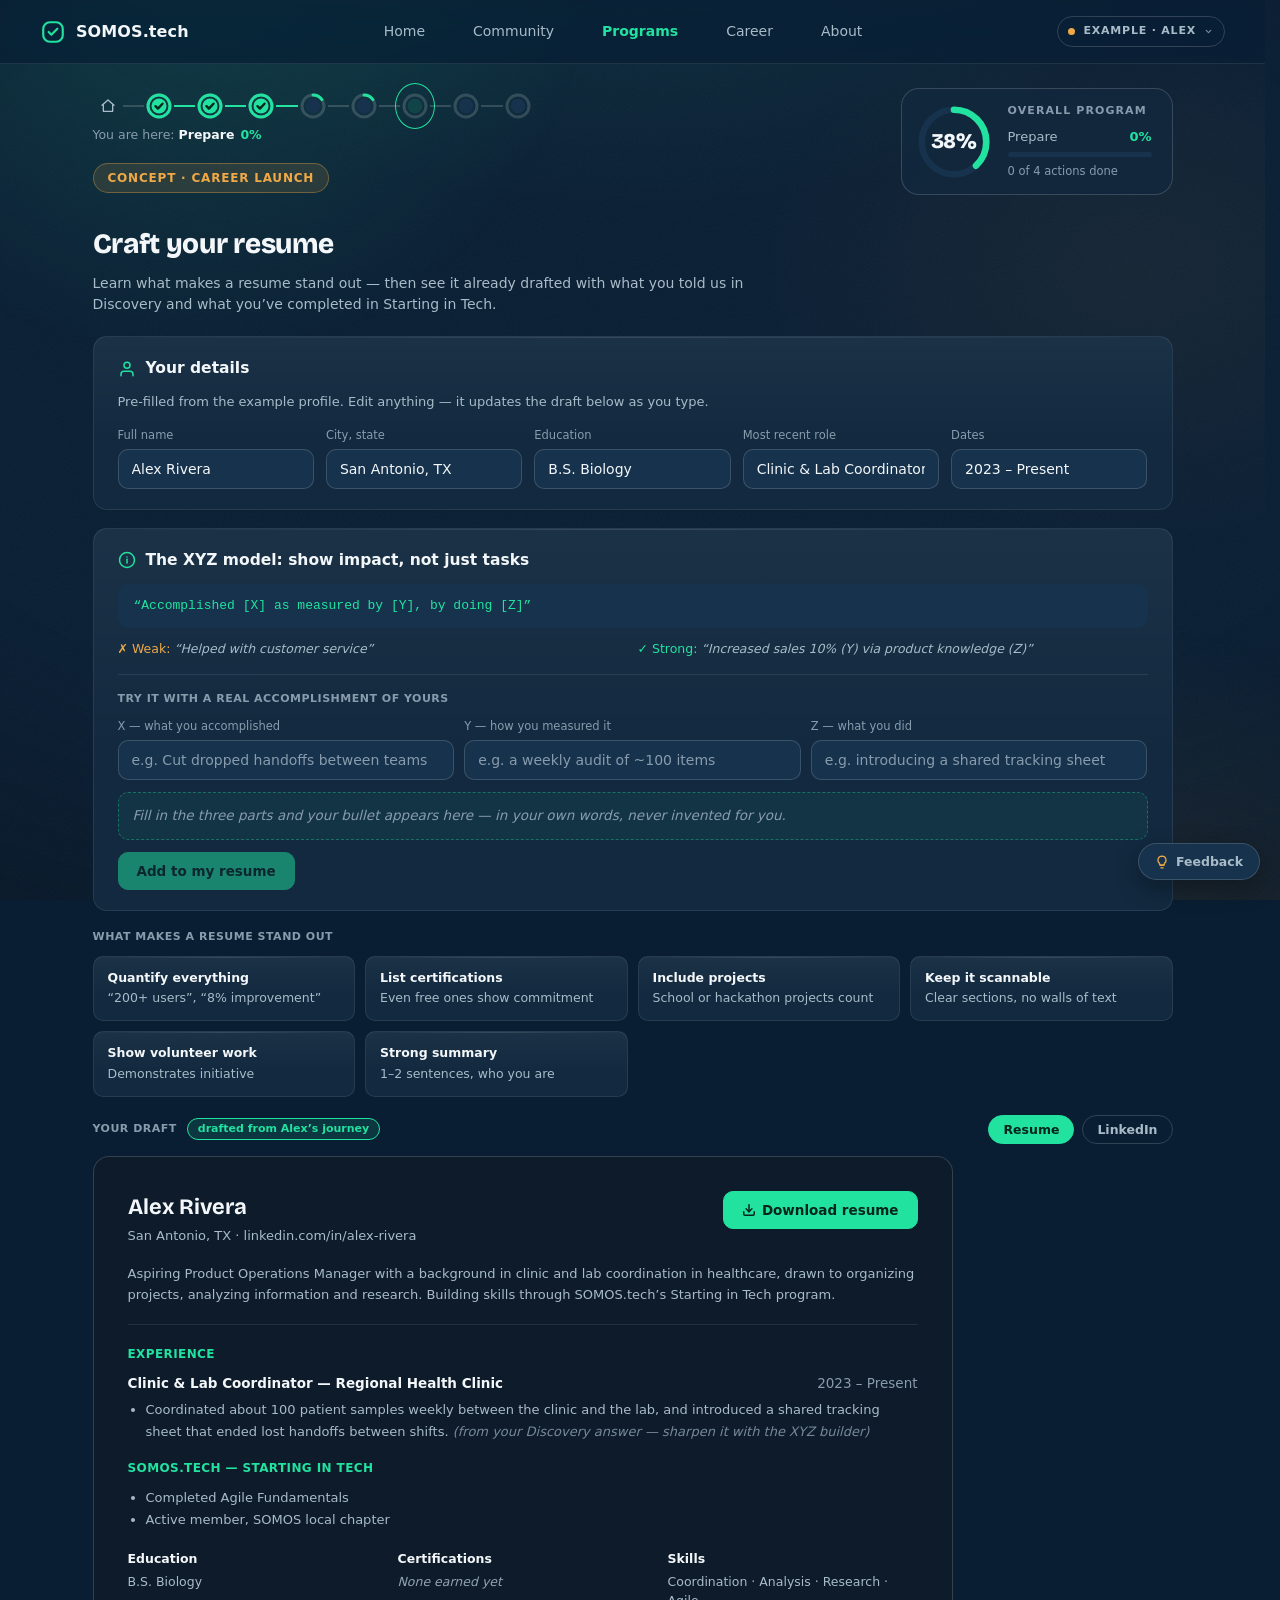
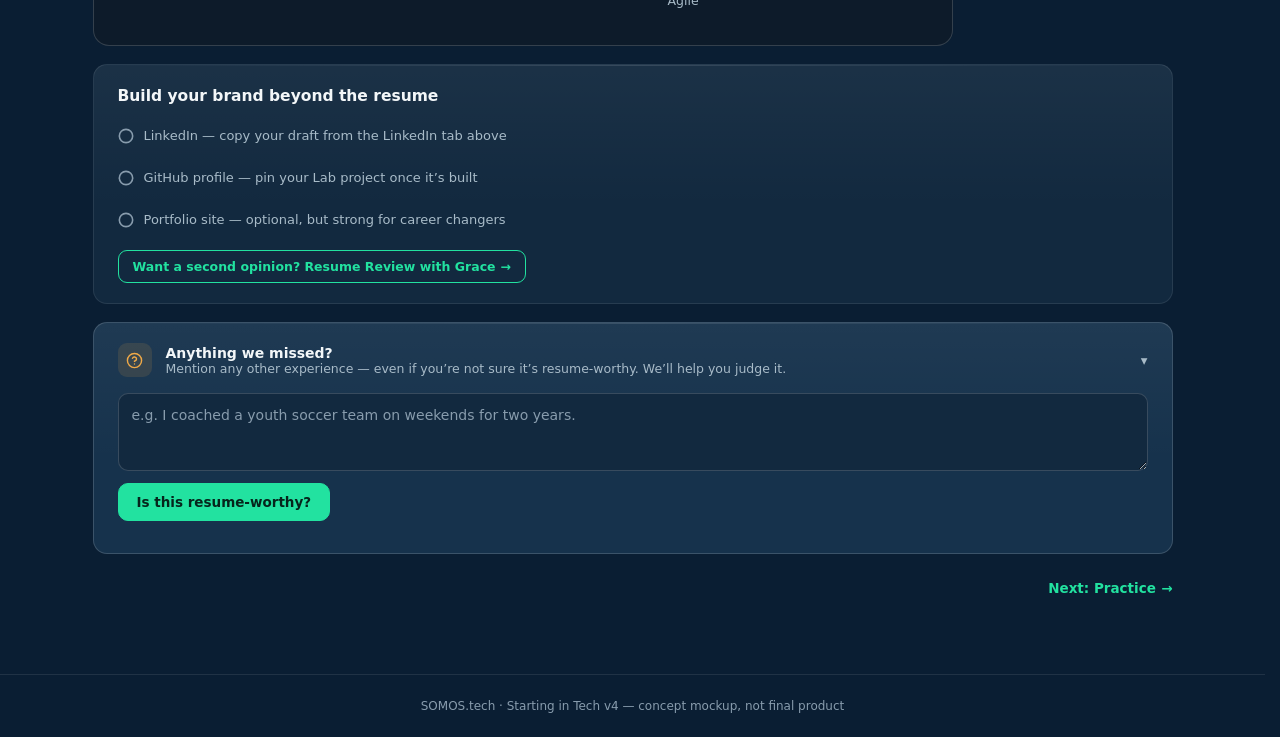
<file: prepare.html>
<!doctype html>
<html lang="en">
<head>
<meta charset="utf-8">
<meta name="viewport" content="width=device-width, initial-scale=1">
<script>try{if(sessionStorage.getItem("somos.arrive"))document.documentElement.classList.add("is-arriving")}catch(e){}</script>
<title>Craft Your Resume — SOMOS.tech</title>
<meta name="description" content="A resume and LinkedIn profile already drafted from what you've actually done, not a template.">
<link rel="preconnect" href="https://fonts.googleapis.com">
<link rel="preconnect" href="https://fonts.gstatic.com" crossorigin>
<link rel="stylesheet" href="https://fonts.googleapis.com/css2?family=Bricolage+Grotesque:opsz,wght@12..96,500..800&display=swap">
<link rel="stylesheet" href="css/styles.css?v=20">
<link rel="stylesheet" href="css/launch.css?v=20">
<meta name="theme-color" content="#0A1E33">
<meta name="color-scheme" content="dark">
<meta property="og:type" content="website">
<meta property="og:site_name" content="SOMOS.tech — Career Journey (concept)">
<meta property="og:title" content="Craft Your Resume — SOMOS.tech">
<meta property="og:description" content="A resume and LinkedIn profile already drafted from what you've actually done, not a template.">
<meta name="twitter:card" content="summary">
<link rel="icon" href="data:image/svg+xml,%3Csvg xmlns='http://www.w3.org/2000/svg' viewBox='0 0 32 32'%3E%3Crect width='32' height='32' rx='9' fill='%230A1E33'/%3E%3Crect x='5' y='5' width='22' height='22' rx='7' fill='none' stroke='%2322E2A0' stroke-width='2.4'/%3E%3Cpath d='M11 16.5l3.6 3.6L21.5 12' fill='none' stroke='%2322E2A0' stroke-width='2.4' stroke-linecap='round' stroke-linejoin='round'/%3E%3C/svg%3E">
<link rel="stylesheet" href="css/polish.css?v=20">
<link rel="stylesheet" href="css/shell.css?v=20">
</head>
<body>
<a class="skip-link" href="#main">Skip to content</a>

<nav class="topnav">
  <div class="brand">
    <svg width="26" height="26" viewBox="0 0 24 24" fill="none" stroke="#22E2A0" stroke-width="2"><rect x="3" y="3" width="18" height="18" rx="6"></rect><path d="M8 12l2.5 2.5L16 9" stroke-linecap="round" stroke-linejoin="round"></path></svg>
    SOMOS.tech
  </div>
  <div class="nav-links">
    <a href="#">Home</a>
    <a href="#">Community</a>
    <a href="ai-discovery.html" aria-current="page">Programs</a>
    <a href="#">Career</a>
    <a href="#">About</a>
  </div>
  <div class="nav-cta"><span class="concept-pill">CONCEPT</span></div>
</nav>

<header class="ln-header">
  <div class="ln-top">
    <div>
      <span class="eyebrow">CONCEPT &middot; CAREER LAUNCH</span>
      <h1>Craft your resume</h1>
      <p class="ln-sub">Learn what makes a resume stand out &mdash; then see it already drafted with what you told us in Discovery and what you&rsquo;ve completed in Starting in Tech.</p>
    </div>
    <div data-prog-slot data-stage="prepare"></div>
  </div>
</header>

<main id="main" class="ln-main">

  <!-- A few facts only the person knows. Nothing here is invented. -->
  <section class="ln-card">
    <div class="ln-card-title">
      <svg width="18" height="18" viewBox="0 0 24 24" fill="none" stroke="#22E2A0" stroke-width="2" stroke-linecap="round" stroke-linejoin="round"><path d="M20 21v-2a4 4 0 0 0-4-4H8a4 4 0 0 0-4 4v2"></path><circle cx="12" cy="7" r="4"></circle></svg>
      Your details
    </div>
    <p class="ln-sub" id="detailsNote" style="margin:0 0 14px;font-size:13px"></p>
    <div class="details-grid">
      <div class="xyz-field"><label for="dName">Full name</label><input class="ln-input" id="dName" type="text" autocomplete="name" placeholder="e.g. Jordan Lee"></div>
      <div class="xyz-field"><label for="dLoc">City, state</label><input class="ln-input" id="dLoc" type="text" autocomplete="address-level2" placeholder="e.g. Austin, TX"></div>
      <div class="xyz-field"><label for="dEdu">Education</label><input class="ln-input" id="dEdu" type="text" placeholder="e.g. B.S. Biology"></div>
      <div class="xyz-field"><label for="dRole">Most recent role</label><input class="ln-input" id="dRole" type="text" placeholder="e.g. Office Coordinator — Acme Health"></div>
      <div class="xyz-field"><label for="dDates">Dates</label><input class="ln-input" id="dDates" type="text" placeholder="e.g. 2022 – Present"></div>
    </div>
  </section>

  <!-- XYZ model + builder -->
  <section class="ln-card">
    <div class="ln-card-title">
      <svg width="18" height="18" viewBox="0 0 24 24" fill="none" stroke="#22E2A0" stroke-width="2" stroke-linecap="round" stroke-linejoin="round"><circle cx="12" cy="12" r="10"></circle><path d="M12 16v-5"></path><path d="M12 8h.01"></path></svg>
      The XYZ model: show impact, not just tasks
    </div>
    <div class="xyz-formula">&ldquo;Accomplished [X] as measured by [Y], by doing [Z]&rdquo;</div>
    <div class="xyz-examples">
      <div><span class="xyz-weak">&#10007; Weak:</span> <em>&ldquo;Helped with customer service&rdquo;</em></div>
      <div><span class="xyz-strong">&#10003; Strong:</span> <em>&ldquo;Increased sales 10% (Y) via product knowledge (Z)&rdquo;</em></div>
    </div>

    <div class="xyz-builder">
      <div class="ln-label">TRY IT WITH A REAL ACCOMPLISHMENT OF YOURS</div>
      <div class="xyz-fields">
        <div class="xyz-field">
          <label for="xyzX">X &mdash; what you accomplished</label>
          <input class="ln-input" id="xyzX" type="text" placeholder="e.g. Cut dropped handoffs between teams">
        </div>
        <div class="xyz-field">
          <label for="xyzY">Y &mdash; how you measured it</label>
          <input class="ln-input" id="xyzY" type="text" placeholder="e.g. a weekly audit of ~100 items">
        </div>
        <div class="xyz-field">
          <label for="xyzZ">Z &mdash; what you did</label>
          <input class="ln-input" id="xyzZ" type="text" placeholder="e.g. introducing a shared tracking sheet">
        </div>
      </div>
      <div class="xyz-preview is-empty" id="xyzPreview" aria-live="polite">Fill in the three parts and your bullet appears here &mdash; in your own words, never invented for you.</div>
      <button type="button" class="ln-btn ln-btn--primary" id="xyzAdd" disabled>Add to my resume</button>
    </div>
  </section>

  <!-- What makes a resume stand out -->
  <section>
    <div class="ln-label">WHAT MAKES A RESUME STAND OUT</div>
    <div class="tips-grid">
      <div class="tip"><strong>Quantify everything</strong>&ldquo;200+ users&rdquo;, &ldquo;8% improvement&rdquo;</div>
      <div class="tip"><strong>List certifications</strong>Even free ones show commitment</div>
      <div class="tip"><strong>Include projects</strong>School or hackathon projects count</div>
      <div class="tip"><strong>Keep it scannable</strong>Clear sections, no walls of text</div>
      <div class="tip"><strong>Show volunteer work</strong>Demonstrates initiative</div>
      <div class="tip"><strong>Strong summary</strong>1&ndash;2 sentences, who you are</div>
    </div>
  </section>

  <!-- Your resume / LinkedIn -->
  <section>
    <div class="doc-head">
      <div class="doc-head-left">
        <span class="ln-label" style="margin:0">YOUR DRAFT</span>
        <span class="badge-teal" id="draftBadge">drafted from your journey</span>
      </div>
      <div class="tabs" role="tablist" aria-label="Document type">
        <button type="button" class="tab" role="tab" id="tabResume" aria-selected="true" aria-controls="docResume">Resume</button>
        <button type="button" class="tab" role="tab" id="tabLinkedin" aria-selected="false" aria-controls="docLinkedin">LinkedIn</button>
      </div>
    </div>

    <div class="paper" id="docResume" role="tabpanel" aria-labelledby="tabResume"></div>
    <div class="paper" id="docLinkedin" role="tabpanel" aria-labelledby="tabLinkedin" hidden></div>
  </section>

  <!-- Brand beyond the resume -->
  <section class="ln-card">
    <div class="ln-card-title">Build your brand beyond the resume</div>
    <div class="brand-list" id="brandList"></div>
    <button type="button" class="brand-review" data-coming-soon="Resume Review with Grace" data-external>Want a second opinion? Resume Review with Grace &#8594;</button>
  </section>

  <!-- Anything we missed -->
  <section class="ln-card ln-card--raised">
    <button type="button" class="missed-head" id="missedToggle" aria-expanded="false" aria-controls="missedBody">
      <span class="missed-icon">
        <svg width="17" height="17" viewBox="0 0 24 24" fill="none" stroke="currentColor" stroke-width="2" stroke-linecap="round" stroke-linejoin="round"><circle cx="12" cy="12" r="10"></circle><path d="M9.09 9a3 3 0 0 1 5.83 1c0 2-3 3-3 3"></path><line x1="12" y1="17" x2="12.01" y2="17"></line></svg>
      </span>
      <span class="missed-copy">
        <span class="missed-title">Anything we missed?</span>
        <span class="missed-desc">Mention any other experience &mdash; even if you&rsquo;re not sure it&rsquo;s resume-worthy. We&rsquo;ll help you judge it.</span>
      </span>
      <span class="caret" aria-hidden="true">&#9662;</span>
    </button>
    <div class="missed-body" id="missedBody" hidden>
      <textarea class="ln-textarea" id="missedInput" aria-label="Another experience you're unsure about" placeholder="e.g. I coached a youth soccer team on weekends for two years."></textarea>
      <div><button type="button" class="ln-btn ln-btn--primary" id="missedCheck">Is this resume-worthy?</button></div>
      <div id="missedOut" aria-live="polite"></div>
    </div>
  </section>

  <a class="ln-next" href="practice.html">Next: Practice &#8594;</a>

</main>

<footer class="ln-footer">SOMOS.tech &middot; Starting in Tech v4 &mdash; concept mockup, not final product</footer>

<button class="feedback-btn" type="button" id="feedbackBtn">
  <svg width="14" height="14" viewBox="0 0 24 24" fill="none" stroke="#F0A947" stroke-width="2" stroke-linecap="round" stroke-linejoin="round"><path d="M9 18h6"></path><path d="M10 22h4"></path><path d="M12 2a7 7 0 0 0-4 12.7V17h8v-2.3A7 7 0 0 0 12 2z"></path></svg>
  Feedback
</button>

<div class="toast-stack" id="toastStack" aria-live="polite"></div>

<script src="https://cdnjs.cloudflare.com/ajax/libs/gsap/3.12.5/gsap.min.js"></script>
<script src="js/state.js?v=20"></script>
<script src="js/common.js?v=20"></script>
<script src="js/shell.js?v=20"></script>
<script src="js/prepare.js?v=20"></script>
<script src="js/polish.js?v=20"></script>
</body>
</html>
</file>
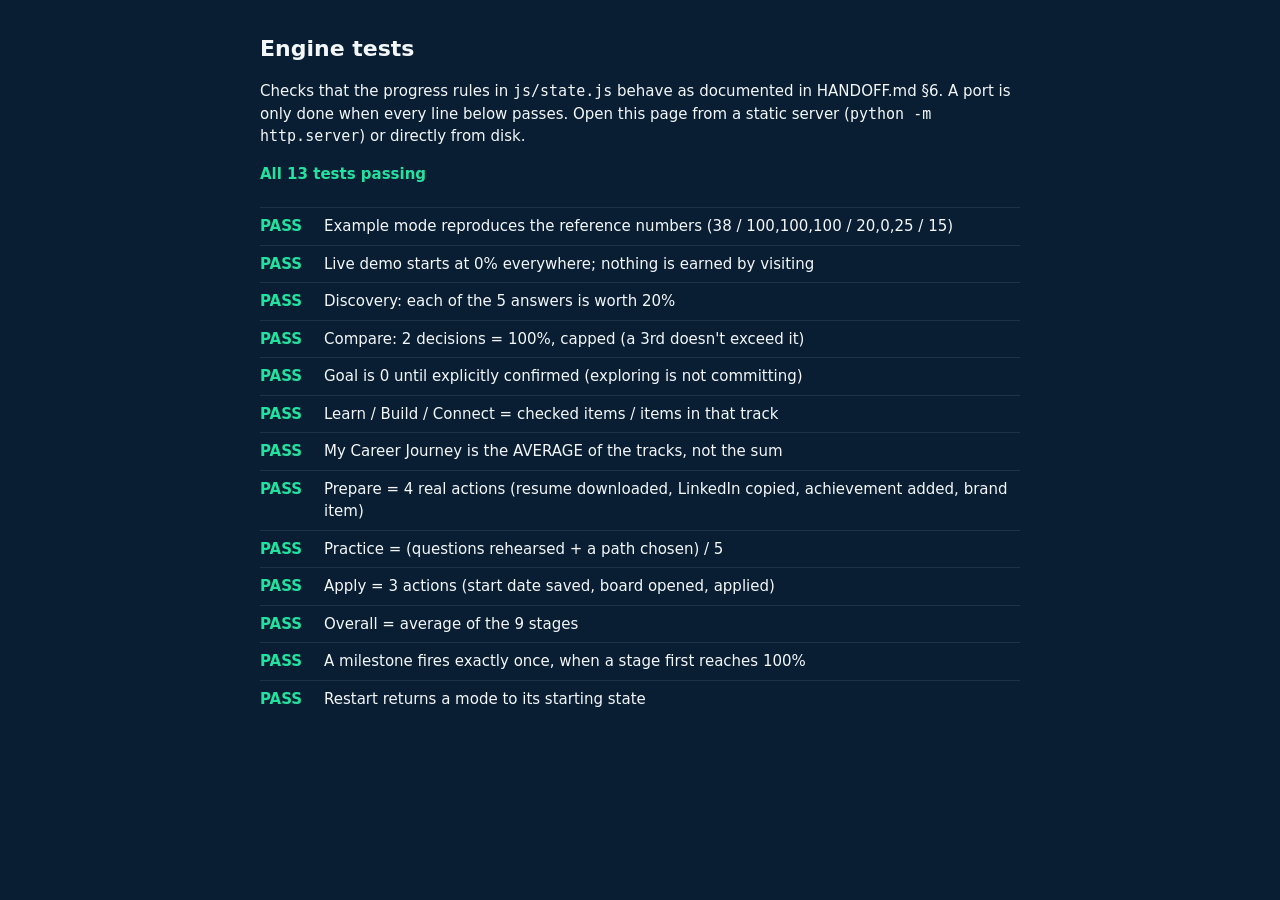
<file: checks/tests.html>
<!doctype html>
<html lang="en">
<head>
<meta charset="utf-8">
<meta name="viewport" content="width=device-width, initial-scale=1">
<title>Career Journey — engine tests</title>
<style>
  body { font: 15px/1.5 system-ui, sans-serif; background: #0A1E33; color: #F3F7F9; max-width: 760px; margin: 32px auto; padding: 0 20px; }
  h1 { font-size: 22px; margin: 0 0 4px; }
  .sum { margin: 10px 0 22px; font-weight: 700; }
  .sum.ok { color: #22E2A0; } .sum.bad { color: #F0A947; }
  .row { display: flex; gap: 10px; padding: 7px 0; border-top: 1px solid rgba(255,255,255,.09); }
  .row b { flex: none; width: 54px; } .pass b { color: #22E2A0; } .fail b { color: #F0A947; }
  .row small { display: block; color: #A8BBC8; }
</style>
</head>
<body>
<h1>Engine tests</h1>
<p>Checks that the progress rules in <code>js/state.js</code> behave as documented in HANDOFF.md &sect;6.
A port is only done when every line below passes. Open this page from a static server
(<code>python -m http.server</code>) or directly from disk.</p>
<div class="sum" id="sum"></div>
<div id="out"></div>

<script src="../js/state.js"></script>
<script>
(function () {
  "use strict";
  var S = window.SomosState;
  var out = document.getElementById("out");
  var passed = 0, failed = 0;

  function eq(actual, expected, label) {
    if (actual !== expected) throw new Error((label || "value") + ": expected " + expected + ", got " + actual);
  }
  function test(name, fn) {
    try { fn(); passed++; row(true, name); }
    catch (e) { failed++; row(false, name, e.message); }
  }
  function row(ok, name, msg) {
    var d = document.createElement("div");
    d.className = "row " + (ok ? "pass" : "fail");
    d.innerHTML = "<b>" + (ok ? "PASS" : "FAIL") + "</b><div>" + name + (msg ? "<small>" + msg + "</small>" : "") + "</div>";
    out.appendChild(d);
  }
  function ids(track) { return S.trackItems(track).map(function (i) { return i.id; }); }
  function check(list, on) { S.update(function (d) { list.forEach(function (id) { d.items[id] = on; }); }, { silent: true }); }
  var toasts = [];
  window.SomosToast = function (title) { toasts.push(title); };

  test("Example mode reproduces the reference numbers (38 / 100,100,100 / 20,0,25 / 15)", function () {
    S.start("example");
    eq(S.overall, 38, "overall");
    eq(S.pct("ai-discovery"), 100, "discovery"); eq(S.pct("compare"), 100, "compare"); eq(S.pct("goal"), 100, "goal");
    eq(S.pct("learn"), 20, "learn"); eq(S.pct("build"), 0, "build"); eq(S.pct("connect"), 25, "connect");
    eq(S.pct("journey"), 15, "journey");
    eq(S.pct("prepare"), 0, "prepare"); eq(S.pct("practice"), 0, "practice"); eq(S.pct("apply"), 0, "apply");
  });

  test("Live demo starts at 0% everywhere; nothing is earned by visiting", function () {
    S.start("demo");
    eq(S.overall, 0, "overall");
    S.STAGE_KEYS.forEach(function (k) { eq(S.pct(k), 0, k); });
    eq(S.pct("journey"), 0, "journey");
  });

  test("Discovery: each of the 5 answers is worth 20%", function () {
    S.start("demo");
    var a = ["background", "experience"], steps = 0;
    S.update(function (d) { d.discovery.answers.background = "x"; }, { silent: true }); eq(S.pct("ai-discovery"), 20, "1 answer");
    S.update(function (d) { d.discovery.answers.experience = "x"; }, { silent: true }); eq(S.pct("ai-discovery"), 40, "2 answers");
    S.update(function (d) { d.discovery.answers.enjoys = ["x"]; d.discovery.answers.coding = ["x"]; d.discovery.answers.priorities = ["x"]; }, { silent: true });
    eq(S.pct("ai-discovery"), 100, "5 answers");
  });

  test("Compare: 2 decisions = 100%, capped (a 3rd doesn't exceed it)", function () {
    S.start("demo");
    S.update(function (d) { d.compare.decisions = 1; }, { silent: true }); eq(S.pct("compare"), 50, "1 decision");
    S.update(function (d) { d.compare.decisions = 2; }, { silent: true }); eq(S.pct("compare"), 100, "2 decisions");
    S.update(function (d) { d.compare.decisions = 5; }, { silent: true }); eq(S.pct("compare"), 100, "capped");
  });

  test("Goal is 0 until explicitly confirmed (exploring is not committing)", function () {
    S.start("demo");
    S.update(function (d) { d.compare.decisions = 3; d.compare.primary = "tpm"; }, { silent: true });
    eq(S.pct("goal"), 0, "goal before confirm");
    S.update(function (d) { d.compare.goalConfirmed = true; }, { silent: true });
    eq(S.pct("goal"), 100, "goal after confirm");
  });

  test("Learn / Build / Connect = checked items / items in that track", function () {
    S.start("demo");
    eq(ids("learn").length, 5, "learn count"); eq(ids("build").length, 3, "build count"); eq(ids("connect").length, 4, "connect count");
    check([ids("learn")[0]], true); eq(S.pct("learn"), 20, "1 of 5");
    check(ids("build").slice(0, 1), true); eq(S.pct("build"), 33, "1 of 3");
    check(ids("connect"), true); eq(S.pct("connect"), 100, "4 of 4");
  });

  test("My Career Journey is the AVERAGE of the tracks, not the sum", function () {
    S.start("demo");
    check(ids("learn"), true);               // learn 100, build 0, connect 0
    eq(S.pct("learn"), 100, "learn"); eq(S.pct("journey"), 33, "journey must be 33 (100,0,0), never 100");
    check(ids("build").concat(ids("connect")), true);
    eq(S.pct("journey"), 100, "all tracks done");
  });

  test("Prepare = 4 real actions (resume downloaded, LinkedIn copied, achievement added, brand item)", function () {
    S.start("demo");
    S.update(function (d) { d.prepare.resumeDownloaded = true; }, { silent: true }); eq(S.pct("prepare"), 25, "1/4");
    S.update(function (d) { d.prepare.copied.push("headline"); }, { silent: true }); eq(S.pct("prepare"), 50, "2/4");
    S.update(function (d) { d.prepare.added.push("bullet"); }, { silent: true }); eq(S.pct("prepare"), 75, "3/4");
    S.update(function (d) { d.prepare.brand.github = true; }, { silent: true }); eq(S.pct("prepare"), 100, "4/4");
  });

  test("Practice = (questions rehearsed + a path chosen) / 5", function () {
    S.start("demo");
    S.update(function (d) { d.practice.rehearsed = [true, true, false, false]; }, { silent: true }); eq(S.pct("practice"), 40, "2/5");
    S.update(function (d) { d.practice.path = "ai"; }, { silent: true }); eq(S.pct("practice"), 60, "3/5");
    S.update(function (d) { d.practice.rehearsed = [true, true, true, true]; }, { silent: true }); eq(S.pct("practice"), 100, "5/5");
  });

  test("Apply = 3 actions (start date saved, board opened, applied)", function () {
    S.start("demo");
    S.update(function (d) { d.apply.boardsOpened.push("LinkedIn Jobs"); }, { silent: true }); eq(S.pct("apply"), 33, "1/3");
    S.update(function (d) { d.apply.startDate = "2030-01-07"; d.apply.applied = true; }, { silent: true }); eq(S.pct("apply"), 100, "3/3");
  });

  test("Overall = average of the 9 stages", function () {
    S.start("demo");
    check(ids("learn"), true);               // learn 100 -> 100/9 = 11
    eq(S.overall, 11, "one finished stage of nine");
  });

  test("A milestone fires exactly once, when a stage first reaches 100%", function () {
    S.start("demo"); toasts.length = 0;
    S.update(function (d) { d.compare.goalConfirmed = true; });          // goal -> 100: fires
    eq(toasts.length, 1, "first time");
    S.update(function (d) { d.compare.goalConfirmed = true; });          // still 100: must not repeat
    eq(toasts.length, 1, "no repeat");
  });

  test("Restart returns a mode to its starting state", function () {
    S.start("demo"); check(ids("learn"), true); eq(S.overall, 11, "changed");
    S.restart(); eq(S.overall, 0, "after restart"); eq(S.mode, "demo", "mode kept");
  });

  var s = document.getElementById("sum");
  s.className = "sum " + (failed ? "bad" : "ok");
  s.textContent = failed ? failed + " failing, " + passed + " passing" : "All " + passed + " tests passing";
  S.start("example"); // leave the session as a normal example run
  document.title = (failed ? "FAIL " : "OK ") + document.title;
})();
</script>
</body>
</html>
</file>
<file: css/styles.css>
/* ==========================================================================
   SOMOS.tech — Career Journey
   Design tokens + base + shared components
   ========================================================================== */

:root {
  /* Surface */
  --bg: #0A1E33;
  --bg-deep: #071422;
  --card: #12293F;
  --card-2: #16324C;
  --border: rgba(255, 255, 255, 0.09);
  --border-strong: rgba(255, 255, 255, 0.16);

  /* Brand */
  --teal: #22E2A0;
  --teal-dark: #12B87D;
  --teal-wash: rgba(34, 226, 160, 0.12);
  --teal-glow: rgba(34, 226, 160, 0.45);
  --gold: #F0A947;
  --gold-wash: rgba(240, 169, 71, 0.12);

  /* Text */
  --text: #F3F7F9;
  --text-2: #A8BBC8;
  --text-3: #889CAD; /* AA on bg/card/card-2 (was #718496, 3.4:1 on card-2) */
  --text-4: #889CAD; /* alias of text-3 so no text falls below AA */

  /* Type */
  --font: system-ui, -apple-system, "Segoe UI", sans-serif;
  --font-display: "Bricolage Grotesque", system-ui, -apple-system, "Segoe UI", sans-serif;
  --font-mono: ui-monospace, "SF Mono", "Cascadia Code", monospace;

  /* Motion */
  --ease-out: cubic-bezier(0.16, 1, 0.3, 1);
  --dur-fast: 150ms;
  --dur-med: 300ms;

  /* Layout */
  --nav-h: 64px;
  --radius-sm: 8px;
  --radius-md: 12px;
  --radius-lg: 16px;
  --container: 560px;
  --container-wide: 900px;
}

* { box-sizing: border-box; }

html {
  scroll-behavior: smooth;
}

@media (prefers-reduced-motion: reduce) {
  html { scroll-behavior: auto; }
}

body {
  margin: 0;
  background: var(--bg);
  background-image:
    radial-gradient(ellipse 900px 500px at 50% -10%, rgba(34, 226, 160, 0.09), transparent 60%),
    radial-gradient(ellipse 700px 500px at 90% 30%, rgba(240, 169, 71, 0.05), transparent 55%);
  background-attachment: fixed;
  color: var(--text);
  font-family: var(--font);
  -webkit-font-smoothing: antialiased;
  line-height: 1.5;
  min-height: 100vh;
}

a { text-decoration: none; color: inherit; }
button { font-family: inherit; }
svg { display: block; }

:focus-visible {
  outline: 2px solid var(--teal);
  outline-offset: 3px;
  border-radius: 4px;
}

.sr-only {
  position: absolute;
  width: 1px; height: 1px;
  padding: 0; margin: -1px;
  overflow: hidden;
  clip: rect(0,0,0,0);
  white-space: nowrap;
  border: 0;
}

/* ==========================================================================
   Nav
   ========================================================================== */

.topnav {
  position: sticky;
  top: 0;
  z-index: 50;
  display: flex;
  align-items: center;
  justify-content: space-between;
  height: var(--nav-h);
  padding: 0 clamp(16px, 4vw, 40px);
  background: rgba(10, 30, 51, 0.72);
  backdrop-filter: blur(14px) saturate(140%);
  -webkit-backdrop-filter: blur(14px) saturate(140%);
  border-bottom: 1px solid var(--border);
}

.brand {
  display: flex;
  align-items: center;
  gap: 10px;
  font-weight: 700;
  font-size: 16px;
  letter-spacing: 0.1px;
}

.brand svg { flex-shrink: 0; }

.nav-links {
  display: none;
  gap: 28px;
  font-size: 14px;
  color: var(--text-2);
}

.nav-links a { transition: color var(--dur-fast) var(--ease-out); }
.nav-links a:hover { color: var(--text); }
.nav-links a[aria-current="page"] { color: var(--teal); font-weight: 600; }

@media (min-width: 860px) {
  .nav-links { display: flex; }
}

.nav-cta {
  display: flex;
  align-items: center;
  gap: 10px;
}

.concept-pill {
  font-size: 11px;
  font-weight: 700;
  letter-spacing: 0.6px;
  color: var(--gold);
  background: var(--gold-wash);
  border: 1px solid rgba(240, 169, 71, 0.35);
  border-radius: 999px;
  padding: 3px 10px;
  white-space: nowrap;
}

/* Screen switcher */
.switcher {
  display: flex;
  flex-wrap: wrap;
  gap: 8px;
  padding: 14px clamp(16px, 4vw, 40px) 0;
}

.switcher a,
.switcher span {
  font-size: 11.5px;
  font-weight: 600;
  padding: 6px 12px;
  border-radius: 999px;
  border: 1px solid var(--border-strong);
  color: var(--text-2);
  transition: border-color var(--dur-fast), color var(--dur-fast), background var(--dur-fast);
  cursor: pointer;
}

.switcher a[aria-current="page"] {
  background: var(--teal-wash);
  color: var(--teal);
  border-color: var(--teal);
}

.switcher a:not([aria-current="page"]):hover {
  border-color: var(--text-3);
  color: var(--text);
}

.switcher span.is-locked {
  opacity: 0.45;
  cursor: not-allowed;
}

/* ==========================================================================
   Hero
   ========================================================================== */

.hero {
  padding: clamp(40px, 8vw, 72px) clamp(16px, 4vw, 40px) clamp(16px, 3vw, 24px);
  text-align: center;
  max-width: 720px;
  margin: 0 auto;
}

.eyebrow {
  display: inline-flex;
  align-items: center;
  gap: 8px;
  font-size: 12px;
  font-weight: 700;
  letter-spacing: 0.8px;
  color: var(--gold);
  background: var(--gold-wash);
  border: 1px solid rgba(240, 169, 71, 0.35);
  border-radius: 999px;
  padding: 5px 14px;
  margin-bottom: 20px;
}

.hero h1 {
  margin: 0 0 14px;
  font-size: clamp(28px, 4.4vw, 44px);
  font-weight: 800;
  letter-spacing: -0.5px;
  line-height: 1.12;
}

.hero h1 .accent {
  color: var(--teal);
}

.hero p {
  margin: 0 auto;
  max-width: 480px;
  font-size: clamp(14.5px, 1.6vw, 16.5px);
  color: var(--text-2);
  line-height: 1.6;
}

.hero-legend {
  display: flex;
  justify-content: center;
  flex-wrap: wrap;
  gap: 18px;
  margin-top: 26px;
  font-size: 12.5px;
  color: var(--text-3);
}

.hero-legend span {
  display: inline-flex;
  align-items: center;
  gap: 7px;
}

.legend-dot {
  width: 9px;
  height: 9px;
  border-radius: 999px;
  flex-shrink: 0;
}
.legend-dot--done { background: var(--teal); }
.legend-dot--now {
  background: var(--teal);
  box-shadow: 0 0 0 3px var(--teal-wash);
}
.legend-dot--upcoming {
  border: 1.5px dashed var(--text-4);
}

.scroll-cue {
  margin-top: 20px;
  display: flex;
  flex-direction: column;
  align-items: center;
  gap: 6px;
  color: var(--text-3);
  font-size: 11.5px;
  letter-spacing: 0.4px;
  opacity: 1;
  transition: opacity var(--dur-med) var(--ease-out);
}

.scroll-cue.is-hidden { opacity: 0; pointer-events: none; }

.scroll-cue svg { animation: bob 1.8s ease-in-out infinite; }

@keyframes bob {
  0%, 100% { transform: translateY(0); }
  50% { transform: translateY(5px); }
}

@media (prefers-reduced-motion: reduce) {
  .scroll-cue svg { animation: none; }
}

/* ==========================================================================
   Path / map
   ========================================================================== */

.map {
  position: relative;
  display: flex;
  flex-direction: column;
  align-items: center;
  padding: 0 clamp(16px, 4vw, 40px) clamp(60px, 10vw, 100px);
  max-width: var(--container-wide);
  margin: 0 auto;
}

.stage {
  display: flex;
  flex-direction: column;
  align-items: center;
  width: 100%;
}

.stage-label {
  font-size: 11px;
  letter-spacing: 1.4px;
  font-weight: 700;
  color: var(--text-3);
  margin-bottom: 10px;
  text-transform: uppercase;
}

.stage-label.is-current { color: var(--teal); }

/* Overall path progress — a standalone trailhead marker, deliberately
   NOT attached to any single stage card, so it can never be misread
   as "My Career Journey"'s own number. */
.path-summary {
  display: flex;
  align-items: center;
  justify-content: center;
  gap: 18px;
  width: 100%;
  max-width: var(--container);
  background: var(--card-2);
  border: 1px solid var(--border-strong);
  border-radius: var(--radius-lg);
  padding: 18px 24px;
  margin: 22px auto 20px;
}

.path-summary-ring { flex-shrink: 0; }
.path-summary-ring circle[data-ring-fill] {
  transition: stroke-dashoffset 1s var(--ease-out);
}

@media (prefers-reduced-motion: reduce) {
  .path-summary-ring circle[data-ring-fill] { transition: none; }
}

.path-summary-text { min-width: 0; text-align: left; }

.path-summary-value {
  font-size: 24px;
  font-weight: 800;
  color: var(--teal);
  line-height: 1.1;
}

.path-summary-label {
  font-size: 13px;
  font-weight: 700;
  margin-top: 2px;
}

.path-summary-caption {
  font-size: 11.5px;
  color: var(--text-3);
  margin-top: 4px;
  line-height: 1.4;
}

/* connector — the "drawing" line between nodes. A small light pulse
   travels down it continuously (staggered per connector so the whole
   path feels alive, not synchronized); hover brightens the line and
   speeds the pulse up. A wider invisible hit zone (::before) makes
   hover easy to trigger even though the visible line is only 3px. */
.connector {
  position: relative;
  width: 3px;
  height: 30px;
  margin: 9px 0;
  border-radius: 2px;
  flex-shrink: 0;
  transform: scaleY(0);
  transform-origin: top center;
  transition: filter 200ms var(--ease-out);
  cursor: default;
}

.connector::before {
  content: "";
  position: absolute;
  top: 0;
  bottom: 0;
  left: -10px;
  right: -10px;
}

.connector::after {
  content: "";
  position: absolute;
  left: 50%;
  top: 0;
  width: 5px;
  height: 5px;
  border-radius: 999px;
  transform: translate(-50%, -50%);
  background: var(--teal);
  box-shadow: 0 0 3px 0px var(--teal-glow);
  opacity: 0;
  animation: connector-travel 2s linear infinite;
  animation-delay: var(--travel-delay, 0s);
}

/* hover only brightens the glow — it never changes the pulse speed,
   so every connector keeps the same 2s timing whether you're
   interacting with it or not */
.connector:hover::after {
  transform: translate(-50%, -50%) scale(1.35);
}

.connector--solid { background: linear-gradient(var(--teal), var(--teal-dark)); }
.connector--solid:hover { filter: brightness(1.35) drop-shadow(0 0 6px var(--teal-glow)); }

.connector--dashed {
  background-image: linear-gradient(var(--border-strong) 55%, transparent 0%);
  background-size: 3px 10px;
  background-repeat: repeat-y;
}
.connector--dashed::after { background: var(--text-2); box-shadow: 0 0 3px 0px rgba(168, 187, 200, 0.5); }
.connector--dashed:hover { filter: brightness(1.6); }

/* shared timing for every traveling pulse on the page — the plain
   connectors above AND the fork/merge path dots below use this same
   0/30/70/100 shape and the same 2s duration, so the whole path moves
   at one consistent speed instead of several different ones. The dot
   only reaches full opacity well past each end (not just past 15%)
   so its glow can't reach the card above/below even at this more
   compact spacing. */
@keyframes connector-travel {
  0%   { top: 0%;   opacity: 0; }
  30%  { opacity: 0.85; }
  70%  { opacity: 0.85; }
  100% { top: 100%; opacity: 0; }
}

@media (prefers-reduced-motion: reduce) {
  .connector::after { animation: none; opacity: 0; }
}

/* mobile-only connectors that stand in for the desktop SVG fork/merge
   bars, so the Learn/Build/Connect stack still reads as one path */
.fork-mobile-connector { display: none; }
@media (max-width: 767px) {
  .fork-mobile-connector { display: block; }
}

/* node card (rendered as a <button> — not a real link yet) */
.node {
  display: block;
  width: 100%;
  max-width: var(--container);
  background: var(--card);
  border: 1.5px solid var(--border);
  border-radius: var(--radius-md);
  padding: 16px 20px;
  text-align: left;
  font-family: inherit;
  color: inherit;
  cursor: pointer;
  transition: transform 220ms var(--ease-out), scale 220ms var(--ease-out), border-color 220ms var(--ease-out), box-shadow 220ms var(--ease-out), background 220ms var(--ease-out);
}

.node:hover, .node:focus-visible {
  transform: translateY(-9px) scale(1.035);
  z-index: 1;
}

.node-row {
  display: flex;
  align-items: center;
  gap: 11px;
}

.node-icon {
  width: 30px;
  height: 30px;
  border-radius: 9px;
  display: flex;
  align-items: center;
  justify-content: center;
  flex-shrink: 0;
}

.node-title {
  font-size: 14.5px;
  font-weight: 600;
  flex: 1;
}

.node-meta {
  font-size: 11.5px;
  color: var(--text-3);
  flex-shrink: 0;
}

.node-desc {
  font-size: 11.5px;
  color: var(--text-2);
  margin-top: 5px;
  margin-left: 41px;
  line-height: 1.55;
}

/* per-node progress readout — reused on every trackable stage */
.pct-label {
  font-size: 12.5px;
  font-weight: 700;
  color: var(--text-3);
  flex-shrink: 0;
}

.pct-track {
  height: 5px;
  background: var(--card-2);
  border-radius: 999px;
  overflow: hidden;
  margin: 10px 0 0 41px;
}

.pct-fill {
  height: 100%;
  background: linear-gradient(90deg, var(--teal-dark), var(--teal));
  border-radius: 999px;
  width: 0;
  transition: width 900ms var(--ease-out);
}

/* completed */
.node--done {
  border-color: rgba(34, 226, 160, 0.55);
  background: var(--teal-wash);
}
.node--done .node-icon { background: rgba(34, 226, 160, 0.18); color: var(--teal); }
.node--done .pct-label { color: var(--teal); }
.node--done:hover, .node--done:focus-visible {
  border-color: var(--teal);
  box-shadow: 0 0 0 3px var(--teal-wash), 0 26px 54px -18px rgba(34, 226, 160, 0.65);
}

/* current */
.node--current {
  position: relative;
  max-width: 560px;
  padding: 20px 24px;
  border: 2px solid var(--teal);
  box-shadow: 0 0 0 6px var(--teal-wash), 0 20px 40px -20px rgba(34, 226, 160, 0.3);
}

.node--current:hover, .node--current:focus-visible {
  transform: translateY(-7px) scale(1.02);
  box-shadow: 0 0 0 10px var(--teal-wash), 0 32px 60px -18px rgba(34, 226, 160, 0.6);
}

.node--current .node-title { font-size: 16.5px; font-weight: 700; }

.here-tag {
  position: absolute;
  top: -12px;
  left: 22px;
  display: inline-flex;
  align-items: center;
  gap: 5px;
  font-size: 11px;
  font-weight: 700;
  letter-spacing: 0.5px;
  background: var(--teal);
  color: #06251C;
  border-radius: 999px;
  padding: 3px 10px 3px 8px;
}

.here-tag .pulse-dot {
  width: 6px;
  height: 6px;
  border-radius: 999px;
  background: #06251C;
  position: relative;
}

.here-tag .pulse-dot::before {
  content: "";
  position: absolute;
  inset: -4px;
  border-radius: 999px;
  border: 1.5px solid #06251C;
  animation: ping 1.8s cubic-bezier(0,0,0.2,1) infinite;
}

@keyframes ping {
  0% { transform: scale(0.6); opacity: 0.9; }
  100% { transform: scale(2.2); opacity: 0; }
}

/* pulsing glow ring behind the current node */
.pulse-ring {
  position: absolute;
  inset: -14px;
  border-radius: calc(var(--radius-md) + 14px);
  border: 1.5px solid var(--teal-glow);
  opacity: 0;
  pointer-events: none;
  z-index: -1;
}

.pulse-ring.is-animating {
  animation: ring-pulse 2.6s ease-out infinite;
}

@keyframes ring-pulse {
  0%   { transform: scale(0.92); opacity: 0.55; }
  70%  { transform: scale(1.12); opacity: 0; }
  100% { transform: scale(1.12); opacity: 0; }
}

@media (prefers-reduced-motion: reduce) {
  .pulse-ring.is-animating { animation: none; opacity: 0.3; }
  .here-tag .pulse-dot::before { animation: none; }
}

/* upcoming — not started yet, but never gated. Anyone can open these anytime. */
.node--upcoming {
  border: 1.5px dashed var(--border-strong);
  opacity: 0.9;
}
.node--upcoming .node-icon { background: var(--card-2); color: var(--text-3); }
.node--upcoming .node-title { color: var(--text-2); }
.node--upcoming:hover, .node--upcoming:focus-visible {
  opacity: 1;
  border-color: var(--text-2);
  border-style: solid;
  box-shadow: 0 0 0 3px rgba(255, 255, 255, 0.06), 0 26px 50px -18px rgba(255, 255, 255, 0.2);
}

.not-started-icon { color: var(--text-3); flex-shrink: 0; }

/* reward / land the role */
.node--reward {
  max-width: var(--container);
  text-align: center;
  padding: 22px 24px;
  border: 1.5px dashed rgba(240, 169, 71, 0.5);
  background: var(--gold-wash);
  opacity: 0.88;
}
.node--reward .node-row { justify-content: center; }
.node--reward .node-icon { background: rgba(240, 169, 71, 0.16); color: var(--gold); }
.node--reward .node-title { flex: none; color: var(--gold); font-weight: 700; font-size: 15px; }
.node--reward .node-desc { margin-left: 0; margin-top: 6px; }
.node--reward:hover, .node--reward:focus-visible {
  opacity: 1;
  border-color: var(--gold);
  box-shadow: 0 0 0 3px var(--gold-wash), 0 28px 56px -16px rgba(240, 169, 71, 0.6);
}

/* ==========================================================================
   Fork (Learn / Build / Connect)
   ========================================================================== */

.fork-wrap {
  width: 100%;
  max-width: var(--container-wide);
  margin: 22px auto 0;
}

/* desktop branch connector bar */
.fork-bar {
  position: relative;
  width: 100%;
  height: 40px;
  margin-bottom: 8px;
  display: none;
}

.fork-bar svg { width: 100%; height: 100%; overflow: visible; }

.fork-bar path {
  fill: none;
  stroke: var(--teal);
  stroke-width: 2;
  stroke-dasharray: 400;
  stroke-dashoffset: 400;
}

@media (min-width: 768px) {
  .fork-bar { display: block; }
}

/* traveling pulse for the fork/merge branch paths — a small dot
   riding CSS offset-path along the exact same "d" as the structural
   path, using offset-distance (0%-100%) instead of stroke-dasharray.
   Percentage-based means one timing works regardless of whether the
   path is the ~40-unit trunk or the ~330-unit branch, and reusing
   connector-travel's own 0/15/85/100 opacity shape at the same 2s
   duration is what keeps it moving at the same speed and "feel" as
   the plain vertical connectors instead of a separate, slower system. */
.fork-wrap circle.path-dot {
  fill: var(--teal);
  filter: drop-shadow(0 0 3px var(--teal-glow));
  offset-distance: 0%;
  animation: connector-travel-path 2s linear infinite;
  animation-delay: var(--pulse-delay, 0s);
}

.fork-wrap circle.path-dot--muted {
  fill: var(--text-2);
  filter: drop-shadow(0 0 2px rgba(168, 187, 200, 0.5));
}

@keyframes connector-travel-path {
  0%   { offset-distance: 0%;   opacity: 0; }
  30%  { opacity: 0.85; }
  70%  { opacity: 0.85; }
  100% { offset-distance: 100%; opacity: 0; }
}

@media (prefers-reduced-motion: reduce) {
  .fork-wrap circle.path-dot { animation: none; opacity: 0; }
}

.fork-grid {
  display: grid;
  grid-template-columns: 1fr;
  gap: 16px;
  width: 100%;
}

@media (min-width: 768px) {
  .fork-grid { grid-template-columns: repeat(3, 1fr); gap: 20px; }
}

.fork-card {
  display: block;
  width: 100%;
  background: var(--card);
  border: 1.5px solid var(--teal);
  border-radius: var(--radius-md);
  padding: 18px;
  text-align: left;
  font-family: inherit;
  color: inherit;
  cursor: pointer;
  transition: transform 220ms var(--ease-out), box-shadow 220ms var(--ease-out), border-color 220ms var(--ease-out);
}

.fork-card:hover, .fork-card:focus-visible {
  transform: translateY(-9px) scale(1.035);
  box-shadow: 0 0 0 3px var(--teal-wash), 0 28px 56px -16px rgba(34, 226, 160, 0.6);
  z-index: 1;
}

.fork-card-head {
  display: flex;
  align-items: center;
  gap: 10px;
  margin-bottom: 10px;
}

.fork-card-icon {
  width: 32px;
  height: 32px;
  border-radius: 9px;
  background: var(--teal-wash);
  color: var(--teal);
  display: flex;
  align-items: center;
  justify-content: center;
  flex-shrink: 0;
}

.fork-card-title {
  font-weight: 700;
  font-size: 15px;
  flex: 1;
}

.fork-card .pct-track { margin-left: 0; margin-top: 0; margin-bottom: 12px; }

.fork-card-items {
  font-size: 12px;
  color: var(--text-2);
  line-height: 1.8;
  margin-bottom: 10px;
}

.fork-card-note {
  font-size: 11px;
  color: var(--text-3);
  font-style: italic;
}

/* ==========================================================================
   Footer
   ========================================================================== */

.map-footer {
  text-align: center;
  padding: 28px 20px 40px;
  font-size: 12px;
  color: var(--text-3);
  border-top: 1px solid var(--border);
  margin-top: 20px;
}

/* ==========================================================================
   Feedback button
   ========================================================================== */

.feedback-btn {
  position: fixed;
  bottom: 20px;
  right: 20px;
  z-index: 40;
  display: flex;
  align-items: center;
  gap: 7px;
  background: var(--card-2);
  border: 1px solid var(--border-strong);
  color: var(--text-2);
  font-size: 12.5px;
  font-weight: 600;
  padding: 10px 16px;
  border-radius: 999px;
  box-shadow: 0 8px 24px rgba(0,0,0,0.3);
  cursor: pointer;
  transition: border-color var(--dur-fast), color var(--dur-fast), transform var(--dur-fast);
}
.feedback-btn:hover { border-color: var(--gold); color: var(--text); transform: translateY(-1px); }

/* ==========================================================================
   Toast (reused later for milestone celebrations)
   ========================================================================== */

.toast-stack {
  position: fixed;
  bottom: 20px;
  left: 20px;
  z-index: 60;
  display: flex;
  flex-direction: column;
  gap: 10px;
  max-width: 360px;
}

.toast {
  display: flex;
  align-items: flex-start;
  gap: 12px;
  background: var(--card-2);
  border: 1px solid var(--border-strong);
  border-radius: var(--radius-md);
  padding: 14px 16px;
  box-shadow: 0 12px 30px rgba(0,0,0,0.35);
  font-size: 13px;
}

.toast strong { display: block; font-size: 13.5px; margin-bottom: 2px; }
.toast p { margin: 0; color: var(--text-2); font-size: 12px; line-height: 1.5; }

.toast-icon {
  width: 30px; height: 30px;
  border-radius: 999px;
  background: var(--teal-wash);
  color: var(--teal);
  display: flex; align-items: center; justify-content: center;
  flex-shrink: 0;
}

.toast-close {
  margin-left: auto;
  background: none; border: none;
  color: var(--text-3);
  cursor: pointer;
  font-size: 16px;
  line-height: 1;
  padding: 2px;
}
.toast-close:hover { color: var(--text); }
</file>
<file: css/discovery.css>
/* ==========================================================================
   AI Career Discovery — chat + live profile panel
   ========================================================================== */

.disc-header {
  padding: 24px clamp(16px, 4vw, 40px) 0;
  max-width: 1160px;
  margin: 0 auto;
}

.disc-header-top {
  display: flex;
  align-items: flex-start;
  justify-content: space-between;
  gap: 16px;
  flex-wrap: wrap;
}

.disc-header h1 {
  margin: 10px 0 0;
  font-size: clamp(21px, 3vw, 27px);
  font-weight: 800;
  letter-spacing: -0.3px;
}

.disc-step-wrap {
  flex-shrink: 0;
  text-align: right;
  padding-top: 4px;
  display: flex;
  flex-direction: column;
  align-items: flex-end;
  gap: 6px;
}

.disc-step {
  font-size: 13px;
  color: var(--text-2);
}

/* Overall program progress — the same shared figure the Map shows,
   sourced from the same js/progress-data.js, so it can never drift
   out of sync with it. Every screen gets this same small readout. */
.disc-overall {
  display: inline-flex;
  align-items: center;
  gap: 6px;
  font-size: 12px;
  color: var(--text-3);
}

.disc-overall strong {
  color: var(--teal);
  font-weight: 700;
}

.disc-overall-ring circle[data-ring-fill] {
  transition: stroke-dashoffset 1s var(--ease-out);
}

@media (prefers-reduced-motion: reduce) {
  .disc-overall-ring circle[data-ring-fill] { transition: none; }
}

.disc-progress {
  display: flex;
  gap: 6px;
  margin-top: 16px;
}

.disc-progress-seg {
  flex: 1;
  height: 5px;
  border-radius: 999px;
  background: var(--card-2);
  overflow: hidden;
}

.disc-progress-seg::after {
  content: "";
  display: block;
  height: 100%;
  width: 0%;
  background: linear-gradient(90deg, var(--teal-dark), var(--teal));
  border-radius: 999px;
  transition: width 500ms var(--ease-out);
}

.disc-progress-seg.is-done::after,
.disc-progress-seg.is-active::after { width: 100%; }

/* ==========================================================================
   Layout
   ========================================================================== */

.disc-main {
  max-width: 1160px;
  margin: 0 auto;
  padding: 18px clamp(16px, 4vw, 40px) 60px;
  display: grid;
  grid-template-columns: 1.6fr 1fr;
  gap: 24px;
  align-items: start;
}

@media (max-width: 900px) {
  .disc-main { grid-template-columns: 1fr; }
}

/* ==========================================================================
   Chat panel
   ========================================================================== */

.chat-panel {
  background: var(--card);
  border: 1px solid var(--border);
  border-radius: var(--radius-lg);
  display: flex;
  flex-direction: column;
  min-height: 520px;
  max-height: 72vh;
}

.chat-log {
  flex: 1;
  overflow-y: auto;
  padding: 26px 26px 6px;
  display: flex;
  flex-direction: column;
  gap: 18px;
  scroll-behavior: smooth;
}

.msg {
  display: flex;
  gap: 11px;
  max-width: 84%;
  opacity: 0;
  transform: translateY(8px);
  animation: msg-in 350ms var(--ease-out) forwards;
}

@keyframes msg-in {
  to { opacity: 1; transform: translateY(0); }
}

@media (prefers-reduced-motion: reduce) {
  .msg { animation-duration: 1ms; }
}

.msg--ai { align-self: flex-start; }
.msg--user { align-self: flex-end; flex-direction: row-reverse; }

.msg-avatar {
  width: 28px;
  height: 28px;
  border-radius: 8px;
  flex-shrink: 0;
  display: flex;
  align-items: center;
  justify-content: center;
}
.msg-avatar--ai { background: var(--teal-wash); color: var(--teal); }
.msg-avatar--user { background: rgba(255,255,255,0.08); color: var(--text-2); font-size: 11px; font-weight: 700; }

.msg-bubble {
  background: var(--card-2);
  border-radius: 4px 14px 14px 14px;
  padding: 12px 15px;
  font-size: 14px;
  line-height: 1.55;
}

.msg--user .msg-bubble {
  background: var(--teal);
  color: #06251C;
  font-weight: 500;
  border-radius: 14px 4px 14px 14px;
}

.msg-typing {
  display: flex;
  gap: 4px;
  align-items: center;
  padding: 4px 2px;
}
.msg-typing span {
  width: 6px;
  height: 6px;
  border-radius: 999px;
  background: var(--text-3);
  animation: typing-bounce 1.1s ease-in-out infinite;
}
.msg-typing span:nth-child(2) { animation-delay: 0.15s; }
.msg-typing span:nth-child(3) { animation-delay: 0.3s; }

@keyframes typing-bounce {
  0%, 60%, 100% { transform: translateY(0); opacity: 0.5; }
  30% { transform: translateY(-4px); opacity: 1; }
}

@media (prefers-reduced-motion: reduce) {
  .msg-typing span { animation: none; opacity: 0.8; }
}

/* chips (inline, appear below the log, tied to the active step) */
.chat-chips {
  display: flex;
  flex-wrap: wrap;
  gap: 9px;
  padding: 0 26px 14px;
}

.chip {
  font-family: inherit;
  background: transparent;
  border: 1px solid var(--border-strong);
  color: var(--text);
  border-radius: 999px;
  padding: 9px 15px;
  font-size: 13.5px;
  font-weight: 500;
  cursor: pointer;
  transition: border-color 150ms, background 150ms, color 150ms, transform 150ms;
  opacity: 0;
  transform: translateY(6px) scale(0.97);
  animation: chip-in 320ms var(--ease-out) forwards;
}
@keyframes chip-in { to { opacity: 1; transform: translateY(0) scale(1); } }
@media (prefers-reduced-motion: reduce) { .chip { animation-duration: 1ms; } }

.chip:hover { border-color: var(--teal); }
.chip:active { transform: scale(0.97); }

.chip.is-selected {
  background: var(--teal-wash);
  border-color: var(--teal);
  color: var(--teal);
  font-weight: 600;
}

.chat-composer {
  border-top: 1px solid var(--border);
  padding: 16px 26px;
}

.chat-composer-row {
  display: flex;
  align-items: center;
  gap: 12px;
}

#chatInput {
  flex: 1;
  background: var(--card-2);
  border: 1px solid var(--border-strong);
  border-radius: 10px;
  padding: 12px 14px;
  color: var(--text);
  font-size: 14px;
  font-family: inherit;
}
#chatInput:focus-visible { outline: 2px solid var(--teal); outline-offset: 1px; }
#chatInput::placeholder { color: var(--text-3); }

.chat-send {
  background: var(--teal);
  border: none;
  color: #06251C;
  font-weight: 700;
  font-size: 14px;
  padding: 12px 20px;
  border-radius: 10px;
  cursor: pointer;
  flex-shrink: 0;
  transition: filter 150ms, transform 150ms;
}
.chat-send:hover { filter: brightness(1.08); }
.chat-send:active { transform: scale(0.98); }
.chat-send:disabled { opacity: 0.5; cursor: not-allowed; filter: none; }

.chat-hint {
  display: flex;
  align-items: flex-start;
  gap: 6px;
  margin-top: 10px;
  font-size: 12px;
  color: var(--text-3);
  line-height: 1.5;
}
.chat-hint svg { flex-shrink: 0; margin-top: 2px; }

/* final step CTA replaces the composer */
.chat-cta {
  display: none;
  align-items: center;
  justify-content: space-between;
  gap: 14px;
  flex-wrap: wrap;
}
.chat-cta.is-visible { display: flex; }

.chat-cta-btn {
  background: var(--teal);
  border: none;
  color: #06251C;
  font-weight: 700;
  font-size: 14.5px;
  padding: 13px 22px;
  border-radius: 10px;
  cursor: pointer;
  transition: transform 150ms, box-shadow 150ms;
}
.chat-cta-btn:hover { transform: translateY(-2px); box-shadow: 0 10px 24px -10px rgba(34,226,160,0.5); }

/* ==========================================================================
   Live profile panel
   ========================================================================== */

.profile-panel {
  background: var(--card-2);
  border: 1px solid var(--border-strong);
  border-radius: var(--radius-lg);
  padding: 24px;
  display: flex;
  flex-direction: column;
  gap: 18px;
  position: sticky;
  top: calc(var(--nav-h) + 16px);
}

@media (max-width: 900px) {
  .profile-panel { position: static; }
}

.profile-title {
  font-size: 12px;
  letter-spacing: 0.6px;
  color: var(--teal);
  font-weight: 700;
}

.profile-caption {
  font-size: 12.5px;
  color: var(--text-2);
  margin-top: 6px;
  line-height: 1.5;
}

.profile-fields {
  display: flex;
  flex-direction: column;
  gap: 14px;
}

.profile-field-label {
  font-size: 11.5px;
  color: var(--text-3);
  margin-bottom: 6px;
}

.profile-field-value {
  display: flex;
  flex-wrap: wrap;
  gap: 6px;
  min-height: 24px;
}

.not-asked {
  font-size: 12.5px;
  color: var(--text-3);
  font-style: italic;
}

.profile-chip {
  font-size: 12.5px;
  background: var(--teal-wash);
  border: 1px solid rgba(34, 226, 160, 0.4);
  color: var(--teal);
  border-radius: 999px;
  padding: 4px 11px;
  opacity: 0;
  transform: scale(0.9);
  animation: profile-chip-in 280ms var(--ease-out) forwards;
}
@keyframes profile-chip-in { to { opacity: 1; transform: scale(1); } }
@media (prefers-reduced-motion: reduce) { .profile-chip { animation-duration: 1ms; } }

.profile-callout {
  margin-top: auto;
  background: var(--gold-wash);
  border: 1px solid rgba(240, 169, 71, 0.3);
  border-radius: 12px;
  padding: 13px 15px;
  font-size: 12.5px;
  color: var(--text-2);
  line-height: 1.55;
}
.profile-callout-label { color: var(--gold); font-weight: 700; }

/* the floating feedback button collides with the composer's Continue
   button on narrow screens, where the chat panel sits closer to the
   bottom of the viewport — lift it clear of the composer there */
@media (max-width: 640px) {
  .feedback-btn { bottom: 96px; }
}
</file>
<file: css/polish.css>
/* ==========================================================================
   SOMOS.tech — Career Journey
   Polish layer: atmosphere, surface depth, micro-interactions.
   Additive on purpose — loaded last on every page, removes cleanly.
   Rule of thumb: nothing here adds a new colour; it only adds light,
   depth and response.
   ========================================================================== */

/* ---------- Atmosphere ------------------------------------------------- */
/* Sits above the canvas background but below all content (z-index -1). */
.atmos, .atmos__grain {
  position: fixed;
  inset: 0;
  z-index: -1;
  pointer-events: none;
}

/* Two soft pools of light that drift a few vw as you scroll, so long
   pages feel lit rather than painted. --p is 0..1 scroll progress. */
.atmos::before,
.atmos::after {
  content: "";
  position: absolute;
  width: 90vmax;
  height: 90vmax;
  border-radius: 50%;
  will-change: transform;
}
.atmos::before {
  top: -48vmax; left: -30vmax;
  background: radial-gradient(closest-side, rgba(34, 226, 160, 0.15), transparent 70%);
  transform: translate3d(calc(var(--p, 0) * 22vw), calc(var(--p, 0) * 70vh), 0);
}
.atmos::after {
  bottom: -55vmax; right: -35vmax;
  background: radial-gradient(closest-side, rgba(240, 169, 71, 0.095), transparent 70%);
  transform: translate3d(calc(var(--p, 0) * -12vw), calc(var(--p, 0) * -35vh), 0);
}

/* Edge vignette: pulls the eye toward the centre column. */
.atmos {
  overflow: hidden;
  background:
    radial-gradient(ellipse 120% 90% at 50% 38%, transparent 52%, rgba(3, 10, 18, 0.5) 100%);
}

/* Film grain. Kills gradient banding on dark navy and gives the flat
   fields a paper-like tooth. ~3% — you feel it more than see it. */
.atmos__grain {
  opacity: 0.06;
  background-image: url("data:image/svg+xml,%3Csvg xmlns='http://www.w3.org/2000/svg' width='180' height='180'%3E%3Cfilter id='n'%3E%3CfeTurbulence type='fractalNoise' baseFrequency='.85' numOctaves='2' stitchTiles='stitch'/%3E%3CfeColorMatrix values='0 0 0 0 1 0 0 0 0 1 0 0 0 0 1 0 0 0 .6 0'/%3E%3C/filter%3E%3Crect width='100%25' height='100%25' filter='url(%23n)'/%3E%3C/svg%3E");
  background-size: 180px 180px;
}

/* ---------- Surface depth --------------------------------------------- */
/* Every card-like surface gets: a faint top-lit sheen, a 1px light edge
   along the top, and a cursor spotlight (driven by polish.js). Only
   background-image is set, so each page's own colours/borders stand. */
.ln-card, .tip, .q-card, .path-card, .board, .apply-tips, .plan-box,
.rm-phase, .rm-launch, .track-card, .profile-card, .profile-panel,
.chat-panel, .role-card, .fork-card {
  --spot: 0;
  background-image:
    radial-gradient(280px circle at var(--mx, 50%) var(--my, 0%), rgba(34, 226, 160, calc(0.10 * var(--spot))), transparent 70%),
    linear-gradient(90deg, transparent, rgba(255, 255, 255, 0.12) 50%, transparent),
    linear-gradient(180deg, rgba(255, 255, 255, 0.04), transparent 60%);
  background-size: auto, 100% 1px, auto;
  background-repeat: no-repeat;
  background-position: 0 0, 0 0, 0 0;
}

/* ---------- Tabular numbers (no jitter during count-up) --------------- */
[data-program-overall], [data-stage-pct], .pct-label, .rm-progress-value,
.rm-phase-pct, .track-pct {
  font-variant-numeric: tabular-nums;
}

/* ---------- Focus ------------------------------------------------------ */
:focus-visible {
  outline: 2px solid var(--teal);
  outline-offset: 3px;
}
:focus:not(:focus-visible) { outline: none; }

/* ---------- Skip link -------------------------------------------------- */
.skip-link {
  position: fixed;
  top: 10px; left: 10px;
  z-index: 100;
  padding: 10px 16px;
  border-radius: 10px;
  background: var(--teal);
  color: #06251C;
  font-weight: 700;
  font-size: 14px;
  transform: translateY(-160%);
  transition: transform 220ms var(--ease-out);
}
.skip-link:focus { transform: translateY(0); outline-offset: 2px; }

/* ---------- Press + arrow micro-interactions --------------------------- */
.ln-btn, .ln-next, .rm-launch, .path-card, .brand-review, .rm-download {
  -webkit-tap-highlight-color: transparent;
}
.ln-btn:active, .ln-next:active, .rm-launch:active, .brand-review:active, .rm-download:active {
  transform: scale(0.975);
}
.arr {
  display: inline-block;
  transition: transform 260ms var(--ease-out);
}
.ln-btn:hover .arr, .ln-next:hover .arr, .rm-launch:hover .arr,
.brand-review:hover .arr, .ln-btn:focus-visible .arr, .ln-next:focus-visible .arr,
.rm-launch:focus-visible .arr, .brand-review:focus-visible .arr {
  transform: translateX(4px);
}

/* ---------- Checkbox "settle" when you complete something -------------- */
.track-checkbox, .rm-item-icon { position: relative; }
@keyframes box-pop {
  0%   { transform: scale(1); }
  28%  { transform: scale(0.84); }
  62%  { transform: scale(1.13); }
  100% { transform: scale(1); }
}
@keyframes box-ring {
  from { opacity: 0.7; transform: scale(0.85); }
  to   { opacity: 0;   transform: scale(2); }
}
.just-checked .track-checkbox,
.just-checked .rm-item-icon,
.just-checked.brand-row > svg {
  animation: box-pop 520ms cubic-bezier(0.34, 1.56, 0.64, 1);
}
.just-checked .track-checkbox::after,
.just-checked .rm-item-icon::after {
  content: "";
  position: absolute;
  inset: 0;
  border-radius: inherit;
  border: 1.5px solid var(--teal);
  pointer-events: none;
  animation: box-ring 620ms var(--ease-out) forwards;
}

/* ---------- Page-to-page: cross-document view transition --------------- */
/* Chromium/Safari: header chrome stays put, the page crossfades under it
   and the journey rail stays put while the page fades under it.
   Browsers without support simply navigate as before. */
@media (prefers-reduced-motion: no-preference) {
  @view-transition { navigation: auto; }
  .topnav { view-transition-name: topnav; }
  ::view-transition-old(root), ::view-transition-new(root) {
    animation-duration: 240ms;
    animation-timing-function: var(--ease-out);
  }
}

/* ---------- Reduced motion -------------------------------------------- */
@media (prefers-reduced-motion: reduce) {
  .atmos::before, .atmos::after { transform: none; }
  .arr, .skip-link { transition: none; }
  .just-checked .track-checkbox,
  .just-checked .rm-item-icon,
  .just-checked.brand-row > svg,
  .just-checked .track-checkbox::after,
  .just-checked .rm-item-icon::after { animation: none; }
}

/* ---------- Typography: a display face that does work ------------------
   Bricolage Grotesque for headlines and the big numerals; system-ui stays
   for body copy and UI so the interface remains fast and familiar. */
h1, h2, .picker h2, .picker-title, .prog-ring-val, .path-summary-value,
.badge-title, .paper-name, .hero h1 {
  font-family: var(--font-display);
  font-optical-sizing: auto;
}
h1, .picker h2 { letter-spacing: -0.02em; font-weight: 800; }
.prog-ring-val, .path-summary-value { font-weight: 800; letter-spacing: -0.03em; }

/* ---------- Targets & touch -------------------------------------------
   Every control gets at least WCAG 2.2's 24px target on desktop; on touch
   and small screens the main ones grow to 44px and form fields go to 16px
   (below that, iOS zooms the page on focus). */
.nav-links a { padding: 10px 10px; border-radius: 8px; }
.ln-btn--small { min-height: 32px; }
.criterion-link, .ln-next, .brand-review { display: inline-flex; align-items: center; min-height: 32px; }
.q-link, .role-link, .link-btn { min-height: 32px; }

@media (pointer: coarse), (max-width: 760px) {
  .ln-btn, .role-btn, .chat-send, .cmp-continue, .next-step-btn, .chip, .tab, .mode-chip,
  .q-link, .role-link, .criterion-link, .ln-next, .brand-review, .link-btn, .toast-close,
  .picker-card, .mode-menu button, .rm-download, .cmp-fb-send, .chat-cta-btn { min-height: 44px; }
  .q-check { min-height: 44px; }
  .q-check input { width: 20px; height: 20px; }
  input, textarea, select { font-size: 16px !important; }
  .rail-node a { width: 34px; height: 34px; }
  .rail-node:not(:last-child)::after { top: 17px; left: 34px; }
}

/* ---------- Reduced motion: one safety net for everything -------------- */
@media (prefers-reduced-motion: reduce) {
  *, *::before, *::after {
    animation-duration: 0.01ms !important;
    animation-iteration-count: 1 !important;
    transition-duration: 0.01ms !important;
    scroll-behavior: auto !important;
  }
}

.skip-link { min-height: 44px; display: inline-flex; align-items: center; }

/* Phones: Feedback becomes a compact icon button so it never hides content */
@media (max-width: 640px) {
  .feedback-btn { width: 44px; height: 44px; padding: 0; justify-content: center; font-size: 0; gap: 0; border-radius: 50%; }
  .feedback-btn svg { width: 18px; height: 18px; }
}

@media (pointer: coarse), (max-width: 760px) {
  .cmp-toggle, .dash-revisit, .cmp-feedback-head, .missed-head, .brand-row, .criterion, .q-check { min-height: 44px; }
  .dash-revisit { display: inline-flex; align-items: center; }
}

/* ---------- One page width everywhere ----------------------------------
   Headers and content share a single column width on every screen, so the
   journey strip, title and progress card land in exactly the same place
   when you move between pages. */
.disc-header, .disc-main, .cmp-header, .cmp-main, .dash-header, .dash-main,
.rm-header, .rm-main, .ln-header, .ln-main { max-width: 1160px; }
.paper { max-width: 860px; }
.disc-header, .disc-main, .cmp-header, .cmp-main, .dash-header, .dash-main,
.rm-header, .rm-main, .ln-header, .ln-main {
  padding-left: clamp(16px, 4vw, 40px); padding-right: clamp(16px, 4vw, 40px);
}

/* Reserve the scrollbar's space so short pages don't sit 8px off long ones */
html { scrollbar-gutter: stable; }

.dash-revisit { display: inline-flex; align-items: center; min-height: 32px; }

.cmp-toggle, .cmp-feedback-head, .missed-head { min-height: 32px; }
.brand-row { min-height: 32px; display: flex; align-items: center; }

.q-check { min-height: 32px; }

/* inline-flex drops the space before the arrow glyph, so restore it as a gap */
.ln-next, .criterion-link, .brand-review { gap: 0.4em; }
</file>
<file: css/shell.css>
/* ==========================================================================
   Shared shell: progress card, journey rail (mini-map), mode chip, picker.
   Identical on every page — nothing here is page-specific.
   ========================================================================== */

/* ---------- Progress card (top-right of every page header) ------------- */
.prog {
  display: flex;
  align-items: center;
  gap: 16px;
  flex-shrink: 0;
  padding: 14px 20px 14px 14px;
  border: 1px solid var(--border-strong);
  border-radius: 18px;
  background-color: rgba(18, 41, 63, 0.72);
  -webkit-backdrop-filter: blur(8px);
  backdrop-filter: blur(8px);
  min-width: 272px;
}
.prog-ring { position: relative; width: 76px; height: 76px; flex-shrink: 0; }
.prog-ring svg { display: block; }
.prog-ring circle[data-ring] { transition: stroke-dashoffset 1.1s var(--ease-out); }
.prog-ring-val {
  position: absolute; inset: 0;
  display: grid; place-items: center;
  font-size: 21px; font-weight: 800; letter-spacing: -0.5px;
  font-variant-numeric: tabular-nums;
}
.prog-body { min-width: 0; flex: 1; }
.prog-label {
  font-size: 11px; font-weight: 700; letter-spacing: 1.1px;
  color: var(--text-3); text-transform: uppercase;
}
.prog-step {
  display: flex; align-items: baseline; justify-content: space-between; gap: 12px;
  margin-top: 7px; font-size: 13px; color: var(--text-2);
}
.prog-step strong { color: var(--teal); font-weight: 800; font-variant-numeric: tabular-nums; }
.prog-bar { height: 5px; margin-top: 6px; border-radius: 999px; background: var(--card-2); overflow: hidden; }
.prog-bar i {
  display: block; height: 100%; width: 0; border-radius: 999px;
  background: linear-gradient(90deg, var(--teal-dark), var(--teal));
  transition: width 0.9s var(--ease-out);
}
.prog-sub { margin-top: 6px; font-size: 11.5px; color: var(--text-3); }

@media (max-width: 760px) {
  .prog { width: 100%; min-width: 0; }
}

/* ---------- Journey rail ---------------------------------------------- */
.rail {
  --rail-gap: 34px;
  z-index: 40;
}
.rail-list {
  list-style: none; margin: 0; padding: 0;
  display: flex; align-items: center;
}
.rail-node { position: relative; display: block; flex: none; }
.rail-node a {
  position: relative;
  display: grid; place-items: center;
  width: 30px; height: 30px; border-radius: 50%;
  color: var(--text-3);
  transition: transform 220ms var(--ease-out);
}
.rail-node a:hover, .rail-node a:focus-visible { transform: scale(1.18); color: var(--text); }
.rail-node svg.rail-ring { display: block; }
.rail-node .rn-track { stroke: var(--border-strong); fill: none; }
.rail-node .rn-fill { stroke: var(--teal); fill: none; stroke-linecap: round; transition: stroke-dashoffset 0.9s var(--ease-out); }
.rail-node .rn-core { fill: var(--card-2); }
.rail-node.is-done .rn-core { fill: var(--teal); }
.rail-node .rn-check { stroke: #06251C; fill: none; stroke-width: 2.4; stroke-linecap: round; stroke-linejoin: round; opacity: 0; }
.rail-node.is-done .rn-check { opacity: 1; }
.rail-node.is-here a { color: var(--text); }
.rail-node.is-here .rn-core { fill: var(--teal-wash); }
.rail-node.is-here.is-done .rn-core { fill: var(--teal); }
.rail-node.is-here a::before {
  content: ""; position: absolute; inset: -5px; border-radius: 50%;
  border: 1.5px solid var(--teal);
  animation: rail-pulse 2.4s var(--ease-out) infinite;
}
@keyframes rail-pulse {
  0% { opacity: 0.8; transform: scale(0.82); }
  70%, 100% { opacity: 0; transform: scale(1.35); }
}
.rail-map a { color: var(--text-2); }
.rail-map svg { stroke: currentColor; fill: none; stroke-width: 2; stroke-linecap: round; stroke-linejoin: round; }

/* connecting segment to the next node */
.rail-node:not(:last-child)::after {
  content: ""; position: absolute; background: var(--border-strong);
  transition: background-color 0.6s var(--ease-out);
}
.rail-node.is-done:not(:last-child)::after { background: var(--teal); }

/* tooltip */
.rail-tip {
  position: absolute; pointer-events: none; white-space: nowrap;
  padding: 7px 11px; border-radius: 10px;
  background: var(--card-2); border: 1px solid var(--border-strong);
  font-size: 12px; color: var(--text-2);
  opacity: 0; transform: translateX(6px);
  transition: opacity 160ms ease, transform 220ms var(--ease-out);
  box-shadow: 0 10px 30px -12px rgba(0, 0, 0, 0.6);
}
.rail-tip b { color: var(--text); font-weight: 700; margin-right: 8px; }
.rail-tip em { font-style: normal; color: var(--teal); font-weight: 700; font-variant-numeric: tabular-nums; }
.rail-node a:hover .rail-tip, .rail-node a:focus-visible .rail-tip,
.rail-node.is-here .rail-tip { opacity: 1; transform: none; }

/* ---- Placement: a compact horizontal map at the top-left of every page,
   level with the page title; the "you are here" readout sits just below.
   Phones: spans the container edge to edge. ---- */
.rail {
  position: relative;
  width: 440px;           /* fixed, so it lands in the same spot on every page */
  max-width: 100%;
  margin: 0 0 18px;
}
.rail-list { width: 100%; }
.rail-node { flex: 1 1 0; min-width: 0; }
.rail-node:last-child { flex: 0 0 auto; }
.rail-node:not(:last-child)::after { top: 18px; left: 30px; right: 0; height: 2px; margin-top: -1px; }
.rail-node a { width: 30px; height: 36px; }
.rail-label { margin-top: 2px; font-size: 12.5px; color: var(--text-3); }
.rail-label b { color: var(--text); font-weight: 700; }
.rail-label em { font-style: normal; color: var(--teal); font-weight: 700; margin-left: 6px; font-variant-numeric: tabular-nums; }

/* hover names (mouse only; a phone has the label line instead) */
.rail-tip { display: none; }
@media (hover: hover) and (pointer: fine) {
  .rail-tip {
    display: block; top: calc(100% - 2px); left: 50%; z-index: 5;
    transform: translate(-50%, -4px);
  }
  .rail-node a:hover .rail-tip, .rail-node a:focus-visible .rail-tip { opacity: 1; transform: translate(-50%, 0); }
  .rail-node.is-here .rail-tip { opacity: 0; }  /* the label line already says where you are */
  .rail-node.is-here a:hover .rail-tip { opacity: 1; }
  .rail-node:nth-last-child(-n+2) .rail-tip { left: auto; right: 0; transform: translate(0, -4px); }
  .rail-node:nth-last-child(-n+2) a:hover .rail-tip,
  .rail-node:nth-last-child(-n+2) a:focus-visible .rail-tip { transform: translate(0, 0); }
}

@media (pointer: coarse), (max-width: 760px) {
  .rail-node a { height: 44px; }
  .rail-node:not(:last-child)::after { top: 22px; }
}
@media (max-width: 640px) { .rail { width: 100%; max-width: none; } }

/* ---- Map -> page hand-off ----
   Clicking a stage on the Map pops a real-size copy of the mini-map up in
   the middle of the screen (scaled up), then flies it to the exact spot it
   lives on the next page while the map behind it shrinks away. Because it
   lands at the same position and size, the next page's real strip takes
   over invisibly, and the rest of that page then fades up. All of it is
   driven by shell.js (Web Animations); nothing relies on the browser's
   cross-page transition support. */
.rail--morph {
  position: fixed; z-index: 300; margin: 0; max-width: none;
  transform-origin: 0 0; opacity: 0; pointer-events: none;
  view-transition-name: none;
}
.rail--morph .rail-card {
  position: absolute; inset: -22px -28px -20px; z-index: -1; border-radius: 24px;
  background-color: rgba(10, 30, 51, 0.94); border: 1px solid var(--border-strong);
  box-shadow: 0 30px 80px -24px rgba(0, 0, 0, 0.8), 0 0 0 1px rgba(34, 226, 160, 0.12);
}
.rail--morph .rail-node.is-target a { color: var(--text); }
.rail--morph .rail-node.is-target .rn-core { fill: var(--teal); }
.rail--morph .rail-node.is-target a::before {
  content: ""; position: absolute; inset: -5px; border-radius: 50%; border: 1.5px solid var(--teal);
  animation: rail-pulse 1.4s var(--ease-out) infinite;
}

.is-leaving .hero, .is-leaving main.map, .is-leaving .map-footer {
  opacity: 0; transform: scale(0.94); transform-origin: 50% 30%;
  transition: opacity 320ms ease, transform 520ms var(--ease-out);
}

/* The page you land on: its strip is already in place (it took over from the
   flying copy), then everything else rises in around it. */
@keyframes arrive-up { from { opacity: 0; transform: translateY(14px); } to { opacity: 1; transform: none; } }
html.is-arriving :is(.eyebrow, .rm-tags, h1, .disc-step, .ln-sub, .cmp-sub, .dash-target, .dash-revisit, .rm-header-copy > p, .rm-download) {
  animation: arrive-up 620ms var(--ease-out) 80ms both;
}
html.is-arriving :is(.prog, .disc-progress) { animation: arrive-up 620ms var(--ease-out) 200ms both; }
html.is-arriving main { animation: arrive-up 760ms var(--ease-out) 280ms both; }
/* ---------- Mode chip + menu (top-right of the nav) ------------------- */
.nav-cta { position: relative; display: flex; align-items: center; gap: 12px; }
.mode-chip {
  display: inline-flex; align-items: center; gap: 8px;
  padding: 6px 11px 6px 10px; border-radius: 999px;
  border: 1px solid var(--border-strong); background: transparent;
  color: var(--text-2); font: inherit; font-size: 11px; font-weight: 700; letter-spacing: 0.8px;
  cursor: pointer; text-transform: uppercase;
  transition: border-color 160ms, color 160ms, background-color 160ms;
}
.mode-chip:hover { border-color: var(--teal); color: var(--text); }
.mode-chip i { width: 7px; height: 7px; border-radius: 50%; background: var(--gold); }
.mode-chip[data-mode="demo"] i { background: var(--teal); box-shadow: 0 0 0 3px var(--teal-wash); }
.mode-chip svg { opacity: 0.7; }

.mode-menu {
  position: absolute; right: 0; top: calc(100% + 12px); width: 300px; z-index: 90;
  padding: 16px; border-radius: 16px;
  background: var(--card-2); border: 1px solid var(--border-strong);
  box-shadow: 0 24px 60px -18px rgba(0, 0, 0, 0.7);
}
.mode-menu[hidden] { display: none; }
.mode-menu h3 { margin: 0 0 4px; font-size: 14px; }
.mode-menu p { margin: 0 0 12px; font-size: 12.5px; line-height: 1.5; color: var(--text-2); }
.mode-menu button {
  display: block; width: 100%; margin-top: 8px; padding: 10px 12px; border-radius: 10px;
  border: 1px solid var(--border-strong); background: transparent; color: var(--text);
  font: inherit; font-size: 13px; font-weight: 600; text-align: left; cursor: pointer;
  transition: border-color 160ms, background-color 160ms;
}
.mode-menu button:hover { border-color: var(--teal); background: var(--teal-wash); }
.mode-menu button small { display: block; margin-top: 2px; font-weight: 500; font-size: 11.5px; color: var(--text-3); }
.mode-menu .is-danger.is-armed { border-color: var(--gold); background: var(--gold-wash); }

/* ---------- Start screen ------------------------------------------------ */
.picker {
  position: fixed; inset: 0; z-index: 200;
  display: grid; place-items: center; padding: 20px;
  background: rgba(4, 12, 22, 0.78);
  -webkit-backdrop-filter: blur(10px); backdrop-filter: blur(10px);
}
.picker-box { width: min(760px, 100%); }
.picker-eyebrow { font-size: 11px; font-weight: 700; letter-spacing: 1.6px; color: var(--teal); }
.picker h2 { margin: 10px 0 8px; font-size: clamp(26px, 4vw, 38px); letter-spacing: -0.8px; line-height: 1.1; }
.picker-lead { margin: 0 0 24px; font-size: 15px; color: var(--text-2); max-width: 560px; line-height: 1.55; }
.picker-grid { display: grid; grid-template-columns: 1fr 1fr; gap: 14px; }
@media (max-width: 640px) { .picker-grid { grid-template-columns: 1fr; } }
.picker-card {
  position: relative; text-align: left; cursor: pointer; font: inherit; color: var(--text);
  padding: 22px; border-radius: 18px;
  border: 1px solid var(--border-strong); background-color: var(--card);
  transition: transform 260ms var(--ease-out), border-color 200ms, box-shadow 260ms;
}
.picker-card:hover, .picker-card:focus-visible {
  transform: translateY(-3px); border-color: var(--teal);
  box-shadow: 0 18px 40px -18px rgba(34, 226, 160, 0.35);
}
.picker-card--primary { background-color: var(--card-2); }
.picker-tag {
  display: inline-block; margin-bottom: 14px; padding: 4px 9px; border-radius: 999px;
  font-size: 11px; font-weight: 700; letter-spacing: 1px;
  background: var(--teal-wash); color: var(--teal);
}
.picker-card--example .picker-tag { background: var(--gold-wash); color: var(--gold); }
.picker-title { display: block; font-size: 19px; font-weight: 800; letter-spacing: -0.3px; }
.picker-desc { display: block; margin-top: 8px; font-size: 13.5px; line-height: 1.55; color: var(--text-2); }
.picker-meta { display: block; margin-top: 14px; font-size: 12px; color: var(--text-3); }
.picker-foot { margin-top: 18px; font-size: 12px; color: var(--text-3); }

@media (prefers-reduced-motion: reduce) {
  .prog-ring circle[data-ring], .prog-bar i, .rail-node .rn-fill { transition: none; }
  .rail-node.is-here a::before { animation: none; opacity: 0.5; }
  .picker-card, .rail-node a { transition: none; }
}

/* ---------- Small additions used by the stateful pages ---------------- */
.rail-list { position: relative; }

.ph { color: var(--text-3); font-style: italic; opacity: 0.85; }

.link-btn {
  margin-left: 14px; padding: 0; border: 0; background: none; cursor: pointer;
  color: var(--text-3); font: inherit; font-size: 12.5px; text-decoration: underline; text-underline-offset: 3px;
}
.link-btn:hover { color: var(--text); }

.role-hint { font-size: 11.5px; color: var(--text-3); align-self: center; }

.rm-item-next {
  display: inline-block; padding: 2px 7px; border-radius: 999px;
  font-size: 11px; font-weight: 800; letter-spacing: 0.9px;
  background: var(--teal-wash); color: var(--teal);
}

/* Fork leaves the hub: dim until the path actually reaches it */
.fork-wrap.is-ahead .fork-bar path { stroke: rgba(255, 255, 255, 0.2); }
.fork-wrap.is-ahead .path-dot { display: none; }

/* Prepare: details form */
.details-grid { display: grid; grid-template-columns: repeat(auto-fit, minmax(190px, 1fr)); gap: 12px; }

/* Prepare: LinkedIn how-to */
.li-howto {
  margin-bottom: 18px; padding: 16px 18px; border-radius: 14px;
  border: 1px solid var(--border-strong); background: rgba(34, 226, 160, 0.06);
}
.li-howto-title { font-size: 11px; font-weight: 800; letter-spacing: 1.1px; color: var(--teal); text-transform: uppercase; margin-bottom: 10px; }
.li-howto ol { margin: 0; padding-left: 20px; display: grid; gap: 7px; font-size: 13px; line-height: 1.55; color: var(--text-2); }
.li-howto li::marker { color: var(--teal); font-weight: 700; }
.li-howto b { color: var(--text); }
.li-howto a { color: var(--teal); font-weight: 600; }
.li-howto a:hover { text-decoration: underline; }
.ln-btn.is-copied { border-color: var(--teal); color: var(--teal); }

/* Apply: link to where an unmet criterion gets done */
.criterion-link { margin-left: auto; font-size: 12px; font-weight: 600; color: var(--teal); white-space: nowrap; }
.criterion-link:hover { text-decoration: underline; }

/* Learn / Build / Connect read as "still ahead" until the path reaches them */
.fork-wrap.is-ahead .fork-card { border-color: var(--border-strong); }
.fork-wrap.is-ahead .fork-card-icon { background: var(--card-2); color: var(--text-3); }
.fork-wrap.is-ahead .fork-card:hover { border-color: var(--teal); }

.dash-footer { text-align: center; padding: 22px 20px; font-size: 12px; color: var(--text-3); border-top: 1px solid var(--border); margin-top: 40px; }
</file>
<file: css/launch.css>
/* ==========================================================================
   Career Launch screens — Prepare / Practice / Apply share this shell
   ========================================================================== */

:root {
  --info: var(--teal);
  --bad: var(--gold);
}

.ln-header, .ln-main {
  max-width: 1040px;
  margin: 0 auto;
  padding-left: clamp(16px, 4vw, 40px);
  padding-right: clamp(16px, 4vw, 40px);
}
.ln-header { padding-top: 24px; }

.ln-top {
  display: flex; justify-content: space-between; align-items: flex-start;
  gap: 20px; flex-wrap: wrap;
}
.ln-header h1 { margin: 10px 0 0; font-size: clamp(22px, 3vw, 28px); font-weight: 800; letter-spacing: -0.3px; }
.ln-sub { margin: 8px 0 0; font-size: 14px; color: var(--text-2); max-width: 660px; line-height: 1.55; }

.ln-meta { display: flex; flex-direction: column; align-items: flex-end; gap: 8px; padding-top: 4px; font-size: 12px; color: var(--text-3); }
.ln-meta strong { color: var(--teal); font-weight: 700; }
.ln-meta-row { display: inline-flex; align-items: center; gap: 6px; }
.ln-ring circle[data-program-ring] { transition: stroke-dashoffset 1s var(--ease-out); }
@media (prefers-reduced-motion: reduce) { .ln-ring circle[data-program-ring] { transition: none; } }

.ln-steps { display: flex; gap: 6px; flex-wrap: wrap; justify-content: flex-end; }
.ln-step {
  font-size: 12px; font-weight: 600; padding: 5px 12px; border-radius: 999px;
  border: 1px solid var(--border-strong); color: var(--text-2);
  transition: border-color 150ms, color 150ms;
}
.ln-step:hover { border-color: var(--text-3); color: var(--text); }
.ln-step[aria-current="step"] { background: var(--teal-wash); border-color: var(--teal); color: var(--teal); }

.ln-main { padding-top: 20px; padding-bottom: 70px; display: flex; flex-direction: column; gap: 18px; }

.ln-card {
  background: var(--card); border: 1px solid var(--border);
  border-radius: 14px; padding: 20px 24px;
}
.ln-card--raised { background: var(--card-2); border-color: var(--border-strong); }

.ln-label {
  font-size: 11px; letter-spacing: 0.5px; color: var(--text-3); font-weight: 700; margin-bottom: 10px;
}
.ln-card-title { display: flex; align-items: center; gap: 10px; font-size: 15.5px; font-weight: 700; margin-bottom: 12px; }

.ln-btn {
  font-family: inherit; font-weight: 700; font-size: 13.5px; cursor: pointer;
  border-radius: 10px; padding: 10px 18px; border: 1px solid var(--border-strong);
  background: transparent; color: var(--text);
  transition: transform 150ms, border-color 150ms, box-shadow 150ms, filter 150ms;
}
.ln-btn:hover { border-color: var(--teal); }
.ln-btn--primary { background: var(--teal); border-color: var(--teal); color: #06251C; }
.ln-btn--primary:hover { transform: translateY(-1px); box-shadow: 0 10px 22px -12px rgba(34, 226, 160, 0.6); }
.ln-btn:disabled { opacity: 0.5; cursor: not-allowed; transform: none; box-shadow: none; }
.ln-btn--small { font-size: 12px; padding: 6px 12px; border-radius: 8px; font-weight: 600; }

.ln-next { align-self: flex-end; color: var(--teal); font-weight: 600; font-size: 13.5px; }
.ln-next:hover { text-decoration: underline; }

.ln-input, .ln-textarea {
  width: 100%; font-family: inherit; font-size: 14px; color: var(--text);
  background: var(--card-2); border: 1px solid var(--border-strong);
  border-radius: 10px; padding: 11px 13px;
}
.ln-card--raised .ln-input, .ln-card--raised .ln-textarea { background: var(--card); }
.ln-textarea { resize: vertical; min-height: 78px; line-height: 1.5; }
.ln-input:focus-visible, .ln-textarea:focus-visible { outline: 2px solid var(--teal); outline-offset: 1px; }
.ln-input::placeholder, .ln-textarea::placeholder { color: var(--text-3); }

.ln-footer { text-align: center; padding: 22px 20px; font-size: 12px; color: var(--text-3); border-top: 1px solid var(--border); }

/* ---------- Prepare ---------- */
.xyz-formula {
  background: var(--card-2); border-radius: 10px; padding: 12px 16px; margin-bottom: 12px;
  font-family: var(--font-mono); font-size: 13px; color: var(--teal);
}
.xyz-examples { display: grid; grid-template-columns: repeat(auto-fit, minmax(260px, 1fr)); gap: 10px; font-size: 12.5px; }
.xyz-examples em { color: var(--text-2); }
.xyz-weak { color: var(--bad); }
.xyz-strong { color: var(--teal); }

.xyz-builder { margin-top: 16px; padding-top: 16px; border-top: 1px solid var(--border); }
.xyz-fields { display: grid; grid-template-columns: repeat(auto-fit, minmax(210px, 1fr)); gap: 10px; margin-bottom: 12px; }
.xyz-field label { display: block; font-size: 11.5px; color: var(--text-3); margin-bottom: 5px; }
.xyz-preview {
  font-size: 13.5px; line-height: 1.6; color: var(--text-2);
  background: rgba(34, 226, 160, 0.06); border: 1px dashed rgba(34, 226, 160, 0.35);
  border-radius: 10px; padding: 12px 14px; margin-bottom: 12px; min-height: 48px;
}
.xyz-preview.is-empty { color: var(--text-3); font-style: italic; }
.xyz-preview mark { background: none; color: var(--teal); font-weight: 600; }

.tips-grid { display: grid; grid-template-columns: repeat(auto-fit, minmax(240px, 1fr)); gap: 10px; }
.tip {
  background: var(--card); border: 1px solid var(--border); border-radius: 10px;
  padding: 12px 14px; font-size: 12.5px; color: var(--text-2); line-height: 1.5;
}
.tip strong { display: block; color: var(--text); margin-bottom: 2px; }

.doc-head { display: flex; align-items: center; justify-content: space-between; gap: 12px; flex-wrap: wrap; margin-bottom: 12px; }
.doc-head-left { display: flex; align-items: center; gap: 10px; flex-wrap: wrap; }
.badge-teal {
  font-size: 11px; font-weight: 700; color: var(--teal); background: var(--teal-wash);
  border: 1px solid var(--teal); border-radius: 999px; padding: 2px 10px;
}
.tabs { display: flex; gap: 8px; }
.tab {
  font-family: inherit; font-size: 12.5px; font-weight: 600; cursor: pointer;
  padding: 6px 14px; border-radius: 999px; background: transparent;
  color: var(--text-2); border: 1px solid var(--border-strong);
}
.tab[aria-selected="true"] { background: var(--teal); border-color: var(--teal); color: #06251C; font-weight: 700; }

.paper {
  background: #0D1B2A; border: 1px solid var(--border-strong);
  border-radius: 16px; padding: clamp(20px, 3.5vw, 34px);
}
.paper-top { display: flex; justify-content: space-between; align-items: flex-start; gap: 14px; flex-wrap: wrap; margin-bottom: 18px; }
.paper-name { font-size: 22px; font-weight: 700; }
.paper-line { font-size: 13px; color: var(--text-2); margin-top: 2px; }
.paper-summary { font-size: 13px; color: var(--text-2); line-height: 1.65; padding-bottom: 18px; margin-bottom: 20px; border-bottom: 1px solid var(--border); }
.paper-h { font-size: 12px; font-weight: 700; letter-spacing: 0.4px; color: var(--teal); margin: 0 0 10px; }
.paper-job { margin-bottom: 16px; }
.paper-job-row { display: flex; justify-content: space-between; gap: 10px; font-size: 13.5px; font-weight: 700; flex-wrap: wrap; }
.paper-job-row span:last-child { color: var(--text-3); font-weight: 500; }
.paper-bullets { margin: 6px 0 0; padding-left: 18px; font-size: 13px; color: var(--text-2); line-height: 1.7; }
.paper-bullets li.is-new { color: var(--text); animation: new-bullet 1.6s var(--ease-out); }
@keyframes new-bullet { 0% { background: rgba(34, 226, 160, 0.25); } 100% { background: transparent; } }
.paper-cols { display: grid; grid-template-columns: repeat(auto-fit, minmax(170px, 1fr)); gap: 20px; font-size: 12.5px; margin-top: 18px; }
.paper-cols b { display: block; margin-bottom: 5px; }
.paper-cols span { color: var(--text-2); }

.li-field { padding: 14px 0; border-bottom: 1px solid var(--border); }
.li-field:last-child { border-bottom: none; }
.li-field-head { display: flex; align-items: center; justify-content: space-between; margin-bottom: 6px; }
.li-field-name { font-size: 12px; font-weight: 700; letter-spacing: 0.4px; color: var(--teal); }
.li-field-text { font-size: 13.5px; color: var(--text-2); line-height: 1.65; margin: 0; }
.li-field-text.is-note { font-style: italic; color: var(--text-3); }

.brand-list { display: flex; flex-direction: column; gap: 10px; }
.brand-row { display: flex; align-items: center; gap: 10px; font-size: 13px; color: var(--text-2); cursor: pointer; }
.brand-row:focus-visible { outline: 2px solid var(--teal); outline-offset: 2px; border-radius: 6px; }
.brand-row.is-done { color: var(--text); }
.brand-row svg { flex-shrink: 0; color: var(--text-4); }
.brand-row.is-done svg { color: var(--teal); }
.brand-review { display: inline-block; margin-top: 14px; font-size: 12.5px; color: var(--teal); font-weight: 600; border: 1px solid var(--teal); border-radius: 9px; padding: 8px 14px; background: none; font-family: inherit; cursor: pointer; }
.brand-review:hover { background: var(--teal-wash); }

.missed-head {
  display: flex; align-items: center; gap: 14px; width: 100%; text-align: left;
  background: none; border: none; padding: 0; color: inherit; font-family: inherit; cursor: pointer;
}
.missed-icon {
  width: 34px; height: 34px; border-radius: 9px; flex-shrink: 0;
  background: var(--gold-wash); color: var(--gold);
  display: flex; align-items: center; justify-content: center;
}
.missed-copy { flex: 1; }
.missed-title { display: block; font-size: 14px; font-weight: 600; }
.missed-desc { display: block; font-size: 12.5px; color: var(--text-2); }
.caret { display: inline-block; color: var(--text-2); transition: transform 200ms var(--ease-out); }
[aria-expanded="true"] .caret { transform: rotate(180deg); }
.missed-body { padding-top: 16px; display: flex; flex-direction: column; gap: 12px; }
.missed-reply {
  background: var(--card); border: 1px solid var(--border); border-radius: 12px;
  padding: 13px 15px; font-size: 13.5px; line-height: 1.6;
}
.missed-reply-actions { display: flex; gap: 8px; margin-top: 10px; flex-wrap: wrap; }

/* ---------- Practice ---------- */
.q-grid { display: grid; grid-template-columns: repeat(auto-fit, minmax(300px, 1fr)); gap: 12px; }
.q-card { background: var(--card); border: 1px solid var(--border); border-radius: 12px; padding: 14px 18px; transition: border-color 200ms; }
.q-card.is-done { border-color: rgba(34, 226, 160, 0.5); }
.q-text { font-size: 13.5px; line-height: 1.5; margin: 0 0 10px; }
.q-actions { display: flex; align-items: center; gap: 12px; flex-wrap: wrap; }
.q-link { background: none; border: none; padding: 0; font-family: inherit; font-size: 12px; color: var(--teal); font-weight: 600; cursor: pointer; }
.q-link:hover { text-decoration: underline; }
.q-check { display: inline-flex; align-items: center; gap: 6px; font-size: 12px; color: var(--text-3); cursor: pointer; margin-left: auto; }
.q-check input { accent-color: var(--teal); }
.q-tip { margin-top: 10px; padding-top: 10px; border-top: 1px dashed var(--border-strong); font-size: 12.5px; color: var(--text-2); line-height: 1.55; }
.q-note { font-size: 11.5px; color: var(--text-3); font-style: italic; margin-top: 10px; }
.q-count { font-size: 12px; color: var(--text-3); margin-top: 10px; }
.q-count strong { color: var(--teal); }

.path-grid { display: grid; grid-template-columns: repeat(auto-fit, minmax(290px, 1fr)); gap: 18px; }
.path-card {
  background: var(--card); border: 1px solid var(--border-strong);
  border-radius: 16px; padding: 24px; display: flex; flex-direction: column;
  transition: border-color 200ms, box-shadow 200ms;
}
.path-card--ai { border-color: var(--teal); }
.path-card.is-chosen { box-shadow: 0 0 0 4px var(--teal-wash); border-color: var(--teal); }
.path-top { display: flex; align-items: center; justify-content: space-between; margin-bottom: 14px; }
.path-icon { width: 38px; height: 38px; border-radius: 10px; background: rgba(255,255,255,0.06); color: var(--text-2); display: flex; align-items: center; justify-content: center; }
.path-card--ai .path-icon { background: var(--teal-wash); color: var(--teal); }
.path-tag { font-size: 11px; font-weight: 700; border-radius: 999px; padding: 3px 9px; }
.path-tag--beta { color: var(--gold); background: var(--gold-wash); border: 1px solid rgba(240, 169, 71, 0.35); }
.path-tag--ai { color: var(--teal); background: var(--teal-wash); border: 1px solid var(--teal); }
.path-name { font-size: 17px; font-weight: 700; margin-bottom: 8px; }
.path-desc { font-size: 13px; color: var(--text-2); line-height: 1.6; margin: 0 0 16px; flex: 1; }

.handoff { border-color: var(--teal); }
.handoff-list { margin: 8px 0 14px; padding: 0; list-style: none; display: flex; flex-direction: column; gap: 8px; font-size: 13px; color: var(--text-2); }
.handoff-list li { display: flex; gap: 9px; line-height: 1.5; }
.handoff-list li::before { content: "\2713"; color: var(--teal); font-weight: 700; }
.handoff-actions { display: flex; gap: 10px; flex-wrap: wrap; }

/* ---------- Apply ---------- */
.plan-grid { display: grid; grid-template-columns: 1fr 1fr; gap: 14px; }
@media (max-width: 640px) { .plan-grid { grid-template-columns: 1fr; } }
.plan-box { background: var(--card-2); border: 1px solid var(--border-strong); border-radius: 10px; padding: 14px 16px; }
.plan-box-row { display: flex; align-items: center; justify-content: space-between; gap: 10px; }
.plan-label { font-size: 12px; color: var(--text-3); margin-bottom: 5px; }
.plan-value { font-size: 13.5px; color: var(--text-2); }
.plan-date-input { background: var(--card); border: 1px solid var(--teal); border-radius: 8px; color: var(--text); font-family: inherit; font-size: 13px; padding: 6px 8px; color-scheme: dark; }

.boards { display: grid; grid-template-columns: repeat(auto-fit, minmax(240px, 1fr)); gap: 14px; }
.board {
  background: var(--card); border: 1px solid var(--border-strong); border-radius: 12px;
  padding: 15px 17px; display: flex; align-items: center; gap: 12px;
  transition: transform 200ms var(--ease-out), border-color 200ms, box-shadow 200ms;
}
.board:hover, .board:focus-visible { transform: translateY(-3px); border-color: var(--teal); box-shadow: 0 14px 28px -16px rgba(34, 226, 160, 0.5); }
.board-icon { width: 32px; height: 32px; border-radius: 8px; display: flex; align-items: center; justify-content: center; flex-shrink: 0; }
.board-name { font-size: 13.5px; font-weight: 700; }
.board-sub { font-size: 11px; color: var(--text-3); }

.apply-tips { background: var(--card-2); border: 1px solid var(--border-strong); border-radius: 14px; padding: 16px 22px; }
.apply-tips-title { font-size: 12px; font-weight: 700; color: var(--gold); margin-bottom: 8px; }
.apply-tips-grid { display: grid; grid-template-columns: repeat(auto-fit, minmax(260px, 1fr)); gap: 6px 20px; font-size: 13px; color: var(--text-2); }

.badge-card {
  background: rgba(240, 169, 71, 0.08); border: 1px solid rgba(240, 169, 71, 0.4);
  border-radius: 18px; padding: clamp(22px, 4vw, 32px); text-align: center;
  position: relative; overflow: hidden;
  transition: background 500ms, border-color 500ms, box-shadow 500ms;
}
.badge-card.is-claimed {
  background: rgba(240, 169, 71, 0.16); border-color: var(--gold);
  box-shadow: 0 0 0 5px rgba(240, 169, 71, 0.12), 0 30px 60px -30px rgba(240, 169, 71, 0.5);
}
.badge-medal {
  width: 58px; height: 58px; border-radius: 999px; margin: 0 auto 16px;
  background: rgba(240, 169, 71, 0.16); color: var(--gold);
  display: flex; align-items: center; justify-content: center;
  transition: transform 500ms var(--ease-out), background 500ms;
}
.badge-card.is-claimed .badge-medal { background: var(--gold); color: #3A2400; transform: scale(1.12); }
.badge-title { font-size: clamp(18px, 2.6vw, 22px); font-weight: 700; margin-bottom: 6px; }
.badge-sub { font-size: 13.5px; color: var(--text-2); margin-bottom: 22px; }

.criteria { max-width: 540px; margin: 0 auto 22px; text-align: left; display: flex; flex-direction: column; gap: 10px; }
.criterion { display: flex; align-items: center; gap: 10px; font-size: 13.5px; color: var(--text-3); }
.criterion.is-done { color: var(--text); }
.criterion svg { flex-shrink: 0; color: var(--text-4); }
.criterion.is-done svg { color: var(--teal); }
.criterion-demo { margin-left: auto; }
.badge-count { font-size: 11.5px; color: var(--text-3); margin-bottom: 16px; }
.badge-claim { padding: 12px 26px; font-size: 14px; }
.badge-claim:not(:disabled) { background: var(--gold); border-color: var(--gold); color: #3A2400; }
.badge-claim:not(:disabled):hover { box-shadow: 0 12px 28px -12px rgba(240, 169, 71, 0.7); }

.spark {
  position: absolute; left: 50%; top: 96px; width: 8px; height: 8px; border-radius: 999px;
  background: var(--gold); pointer-events: none; opacity: 0;
}
.spark.is-go { animation: spark-out 900ms var(--ease-out) forwards; }
@keyframes spark-out {
  0% { opacity: 1; transform: translate(0, 0) scale(1); }
  100% { opacity: 0; transform: translate(var(--dx), var(--dy)) scale(0.2); }
}
@media (prefers-reduced-motion: reduce) { .spark { display: none; } }

/* The header copy + meta block wrap onto separate rows well before
   phone width, so left-align the meta block as soon as it can wrap —
   otherwise its rows right-align to a block that's only as wide as
   the stepper and look stranded. */
@media (max-width: 1000px) {
  .ln-meta { align-items: flex-start; }
  .ln-steps { justify-content: flex-start; }
}
</file>
<file: css/dashboard.css>
/* ==========================================================================
   My Career Journey Dashboard
   ========================================================================== */

.avatar {
  width: 34px; height: 34px; border-radius: 999px;
  background: var(--teal-wash); border: 1px solid var(--teal);
  display: flex; align-items: center; justify-content: center;
  font-size: 12px; font-weight: 700; color: var(--teal);
}

.dash-header {
  max-width: 1160px;
  margin: 0 auto;
  padding: 26px clamp(16px, 4vw, 40px) 0;
}

.dash-header-main {
  display: flex; align-items: flex-start; justify-content: space-between;
  gap: 20px; flex-wrap: wrap;
}

.dash-header h1 { margin: 8px 0 0; font-size: clamp(24px, 3.4vw, 32px); font-weight: 800; }
.dash-target { margin-top: 6px; font-size: 14.5px; color: var(--text-2); }
.dash-target strong { color: var(--text); font-weight: 600; }

.dash-revisit {
  display: inline-flex; align-items: center; gap: 6px; margin-top: 10px;
  font-size: 12.5px; color: var(--teal);
}
.dash-revisit:hover { text-decoration: underline; }

.dash-readiness { display: flex; align-items: center; gap: 14px; flex-shrink: 0; }
.dash-readiness-label { font-size: 12px; color: var(--text-3); margin-bottom: 4px; }
.dash-readiness-value { font-size: 26px; font-weight: 800; color: var(--teal); }
.dash-readiness-ring circle[data-readiness-ring] { transition: stroke-dashoffset 1.1s var(--ease-out); }
@media (prefers-reduced-motion: reduce) { .dash-readiness-ring circle[data-readiness-ring] { transition: none; } }

.dash-program-row {
  display: flex; align-items: center; gap: 8px; flex-wrap: wrap;
  margin-top: 18px; padding: 10px 0; font-size: 12.5px; color: var(--text-3);
  border-top: 1px solid var(--border);
}
.dash-program-row strong { color: var(--teal); }
.dash-program-note { color: var(--text-3); font-size: 11.5px; }
.dash-program-ring circle[data-program-ring] { transition: stroke-dashoffset 1s var(--ease-out); }
@media (prefers-reduced-motion: reduce) { .dash-program-ring circle[data-program-ring] { transition: none; } }

.dash-main {
  max-width: 1160px;
  margin: 0 auto;
  padding: 20px clamp(16px, 4vw, 40px) 60px;
  display: flex; flex-direction: column; gap: 20px;
}

/* ---------- shared profile card ---------- */
.profile-card {
  background: var(--card-2);
  border: 1px solid var(--border-strong);
  border-radius: var(--radius-lg);
  padding: 20px 26px;
  display: flex; align-items: center; gap: 32px;
  flex-wrap: wrap;
}
.profile-card-main { flex: 1; min-width: 260px; }
.profile-card-title { font-size: 12px; letter-spacing: 0.6px; color: var(--teal); font-weight: 700; margin-bottom: 10px; }
.profile-card-row { display: flex; gap: 32px; flex-wrap: wrap; }
.profile-card-label { font-size: 11.5px; color: var(--text-3); margin-bottom: 5px; }
.profile-card-text { font-size: 14px; }
.profile-card-chips { display: flex; gap: 6px; flex-wrap: wrap; }
.mini-chip {
  font-size: 12px; background: rgba(255,255,255,0.06); border: 1px solid var(--border-strong);
  border-radius: 999px; padding: 3px 10px;
}
.profile-card-divider { width: 1px; align-self: stretch; background: var(--border-strong); }
.profile-card-missing { text-align: center; flex-shrink: 0; }
.profile-card-missing-value { font-size: 14.5px; color: var(--gold); font-weight: 600; margin-top: 2px; }

/* ---------- next step ---------- */
.next-step {
  background: var(--teal-wash);
  border: 1px solid rgba(34, 226, 160, 0.4);
  border-radius: var(--radius-lg);
  padding: 18px 26px;
  display: flex; align-items: center; gap: 16px; flex-wrap: wrap;
}
.next-step-icon {
  width: 36px; height: 36px; border-radius: 10px; flex-shrink: 0;
  background: rgba(34, 226, 160, 0.18); color: var(--teal);
  display: flex; align-items: center; justify-content: center;
}
.next-step-copy { flex: 1; min-width: 220px; }
.next-step-label { font-size: 11.5px; color: var(--text-3); margin-bottom: 2px; }
.next-step-text { font-size: 15px; font-weight: 600; }
.next-step-btn {
  background: var(--teal); border: none; color: #06251C; font-weight: 700; font-size: 13.5px;
  font-family: inherit; padding: 10px 18px; border-radius: 10px; cursor: pointer; flex-shrink: 0;
  transition: transform 150ms;
}
.next-step-btn:hover { transform: translateY(-1px); }

/* ---------- Learn / Build / Connect ---------- */
.track-grid {
  display: grid;
  grid-template-columns: repeat(auto-fit, minmax(300px, 1fr));
  gap: 20px;
}

.track-card {
  background: var(--card);
  border: 1px solid var(--border);
  border-radius: var(--radius-lg);
  padding: 22px;
  transition: border-color 400ms var(--ease-out), box-shadow 400ms var(--ease-out);
}
.track-card.is-complete { border-color: rgba(34, 226, 160, 0.55); box-shadow: 0 0 0 3px var(--teal-wash); }

.track-head { display: flex; align-items: center; justify-content: space-between; margin-bottom: 8px; }
.track-head-left { display: flex; align-items: center; gap: 10px; }
.track-icon {
  width: 34px; height: 34px; border-radius: 10px; background: var(--teal-wash); color: var(--teal);
  display: flex; align-items: center; justify-content: center;
}
.track-name { font-weight: 700; font-size: 16px; }
.track-pct { font-size: 13px; font-weight: 600; color: var(--text-2); }
.track-card.is-complete .track-pct { color: var(--teal); }

.track-bar { height: 6px; background: var(--card-2); border-radius: 999px; overflow: hidden; margin: 12px 0 14px; }
.track-bar-fill { height: 100%; background: linear-gradient(90deg, var(--teal-dark), var(--teal)); border-radius: 999px; width: 0; transition: width 600ms var(--ease-out); }

.track-item {
  display: flex; align-items: flex-start; gap: 11px; padding: 9px 4px; border-radius: 8px;
  cursor: pointer; transition: background 150ms;
}
.track-item:hover { background: rgba(255,255,255,0.03); }

.track-checkbox {
  width: 34px; height: 34px; border-radius: 9px; flex-shrink: 0; margin-top: 1px;
  background: var(--card-2); color: var(--text-3);
  display: flex; align-items: center; justify-content: center;
  transition: background 200ms, color 200ms;
}
.track-item.is-done .track-checkbox { background: rgba(34, 226, 160, 0.18); color: var(--teal); }
.track-checkbox .icon-item { display: block; }
.track-checkbox .icon-check { display: none; }
.track-item.is-done .icon-item { display: none; }
.track-item.is-done .icon-check { display: block; }

.track-item-body { flex: 1; min-width: 0; }
.track-item-title { font-size: 14px; font-weight: 600; color: var(--text-2); transition: color 150ms; }
.track-item.is-done .track-item-title { color: var(--text); }
.track-item-meta { font-size: 11px; color: var(--text-3); margin-top: 1px; }
.track-item-why { font-size: 11.5px; color: var(--text-3); font-style: italic; margin-top: 2px; }

.track-status { flex-shrink: 0; color: var(--text-4); margin-top: 10px; }
.track-item.is-done .track-status { color: var(--teal); }

.track-card-note {
  margin-top: 14px; font-size: 11.5px; color: var(--text-3);
  display: flex; align-items: center; gap: 6px;
}
.track-card-note svg { flex-shrink: 0; }

@media (max-width: 640px) {
  .profile-card-divider { display: none; }
  .profile-card-missing { text-align: left; }
  .feedback-btn { bottom: 20px; }
}
</file>
<file: css/compare.css>
/* ==========================================================================
   Explore & Compare Paths
   ========================================================================== */

.cmp-header {
  max-width: 1160px;
  margin: 0 auto;
  padding: 24px clamp(16px, 4vw, 40px) 0;
}

.cmp-header-top {
  display: flex;
  justify-content: space-between;
  align-items: flex-start;
  gap: 20px;
  flex-wrap: wrap;
}

.cmp-header h1 {
  margin: 10px 0 0;
  font-size: clamp(22px, 3vw, 28px);
  font-weight: 800;
  letter-spacing: -0.3px;
}

.cmp-sub {
  margin: 8px 0 0;
  font-size: 14px;
  color: var(--text-2);
  max-width: 640px;
  line-height: 1.55;
}
.cmp-sub strong { color: var(--text); }

.cmp-progress {
  display: flex;
  flex-direction: column;
  align-items: flex-end;
  gap: 6px;
  padding-top: 4px;
  font-size: 12px;
  color: var(--text-3);
}
.cmp-progress-row { display: inline-flex; align-items: center; gap: 6px; }
.cmp-progress strong { color: var(--teal); font-weight: 700; }
.cmp-ring circle[data-program-ring] { transition: stroke-dashoffset 1s var(--ease-out); }
@media (prefers-reduced-motion: reduce) { .cmp-ring circle[data-program-ring] { transition: none; } }

.cmp-main {
  max-width: 1160px;
  margin: 0 auto;
  padding: 22px clamp(16px, 4vw, 40px) 70px;
  display: flex;
  flex-direction: column;
  gap: 22px;
}

/* ---------- cards ---------- */
.cmp-grid, .cmp-more-grid {
  display: grid;
  grid-template-columns: repeat(auto-fit, minmax(290px, 1fr));
  gap: 20px;
}

.role-card {
  background: var(--card);
  border: 1px solid var(--border);
  border-radius: var(--radius-lg);
  padding: 22px;
  display: flex;
  flex-direction: column;
  opacity: 0;
  transform: translateY(10px);
  animation: role-in 420ms var(--ease-out) forwards;
  transition: border-color 200ms, box-shadow 200ms;
}
@keyframes role-in { to { opacity: 1; transform: translateY(0); } }
@media (prefers-reduced-motion: reduce) { .role-card { animation-duration: 1ms; } }

.role-card.is-primary {
  border: 2px solid var(--teal);
  box-shadow: 0 0 0 5px var(--teal-wash), 0 24px 44px -26px rgba(34, 226, 160, 0.45);
}

.role-head { display: flex; align-items: center; gap: 11px; margin-bottom: 12px; }
.role-icon {
  width: 36px; height: 36px; border-radius: 10px;
  background: var(--teal-wash); color: var(--teal);
  display: flex; align-items: center; justify-content: center; flex-shrink: 0;
}
.role-name { font-size: 16px; font-weight: 700; flex: 1; line-height: 1.25; }

.role-fitrow { display: flex; align-items: center; gap: 8px; margin-bottom: 14px; flex-wrap: wrap; }
.role-fit { font-size: 12.5px; font-weight: 600; color: var(--teal); }
.role-fit.is-medium { color: var(--gold); }
.role-fit.is-lower { color: var(--text-3); }

.role-tag {
  font-size: 11px; font-weight: 700; letter-spacing: 0.4px;
  border-radius: 999px; padding: 3px 10px;
}
.role-tag--primary { background: var(--teal); color: #06251C; }
.role-tag--exploring { color: var(--text-2); border: 1px solid var(--border-strong); font-weight: 600; }

.role-section { margin-bottom: 14px; }
.role-section-label {
  font-size: 11.5px; font-weight: 700; color: var(--text-3);
  letter-spacing: 0.4px; margin-bottom: 7px;
}
.role-point {
  display: flex; gap: 8px; margin-bottom: 7px;
  font-size: 13px; color: var(--text-2); line-height: 1.55;
}
.role-point i { font-style: normal; flex-shrink: 0; font-weight: 700; }
.role-point--why i { color: var(--teal); }
.role-point--consider i { color: var(--gold); }

.role-chips { display: flex; flex-wrap: wrap; gap: 7px; margin: 4px 0 18px; }
.role-chip {
  font-size: 11.5px; background: var(--card-2);
  border: 1px solid var(--border-strong); border-radius: 999px;
  padding: 4px 11px; color: var(--text-2);
}

.role-actions { margin-top: auto; display: flex; flex-direction: column; gap: 8px; }

.role-btn {
  width: 100%; font-family: inherit; font-weight: 700; font-size: 13.5px;
  padding: 10px 16px; border-radius: 10px; cursor: pointer;
  background: transparent; border: 1px solid var(--border-strong); color: var(--text);
  transition: border-color 150ms, background 150ms, transform 150ms;
}
.role-btn:hover { border-color: var(--teal); }
.role-btn:active { transform: scale(0.98); }
.role-btn--primary {
  background: var(--teal-wash); border-color: var(--teal); color: var(--teal); cursor: default;
}
.role-btn--primary:hover { border-color: var(--teal); }

.role-link {
  background: none; border: none; padding: 2px; align-self: center;
  font-family: inherit; font-size: 12px; color: var(--text-3); cursor: pointer;
  text-decoration: underline; text-underline-offset: 3px;
}
.role-link:hover { color: var(--text-2); }

/* ---------- collapsibles ---------- */
.cmp-toggle {
  display: flex; align-items: center; gap: 8px;
  background: none; border: none; padding: 0;
  color: var(--teal); font-family: inherit; font-size: 13.5px; font-weight: 600; cursor: pointer;
}
.cmp-caret { display: inline-block; transition: transform 200ms var(--ease-out); }
[aria-expanded="true"] .cmp-caret,
[aria-expanded="true"].cmp-toggle .cmp-caret { transform: rotate(180deg); }

.cmp-more-body { padding-top: 16px; }
.cmp-more-empty { font-size: 13px; color: var(--text-3); font-style: italic; }

.cmp-feedback {
  background: var(--card-2);
  border: 1px solid var(--border-strong);
  border-radius: 14px;
  padding: 18px 24px;
}
.cmp-feedback-head {
  display: flex; align-items: center; gap: 14px; width: 100%;
  background: none; border: none; padding: 0; text-align: left;
  color: inherit; font-family: inherit; cursor: pointer;
}
.cmp-feedback-icon {
  width: 34px; height: 34px; border-radius: 9px;
  background: var(--gold-wash); color: var(--gold);
  display: flex; align-items: center; justify-content: center; flex-shrink: 0;
}
.cmp-feedback-copy { flex: 1; display: flex; flex-direction: column; }
.cmp-feedback-title { font-size: 14px; font-weight: 600; }
.cmp-feedback-desc { font-size: 12.5px; color: var(--text-2); }
.cmp-feedback-head .cmp-caret { color: var(--text-2); }

.cmp-feedback-body { padding-top: 16px; }
.cmp-fb-log { display: flex; flex-direction: column; gap: 10px; margin-bottom: 12px; }
.cmp-fb-msg {
  font-size: 13.5px; line-height: 1.55; padding: 11px 14px; border-radius: 12px; max-width: 86%;
  opacity: 0; animation: role-in 300ms var(--ease-out) forwards;
}
.cmp-fb-msg--user { align-self: flex-end; background: var(--teal); color: #06251C; font-weight: 500; }
.cmp-fb-msg--ai { align-self: flex-start; background: var(--card); border: 1px solid var(--border); }

.cmp-fb-row { display: flex; gap: 12px; }
#fbInput {
  flex: 1; background: var(--card); border: 1px solid var(--border-strong);
  border-radius: 10px; padding: 11px 14px; color: var(--text); font-size: 14px; font-family: inherit;
}
#fbInput:focus-visible { outline: 2px solid var(--teal); outline-offset: 1px; }
#fbInput::placeholder { color: var(--text-3); }
.cmp-fb-send {
  background: var(--teal); border: none; color: #06251C; font-weight: 700; font-size: 14px;
  padding: 11px 20px; border-radius: 10px; cursor: pointer; font-family: inherit;
}
.cmp-fb-send:disabled { opacity: 0.5; cursor: not-allowed; }

/* ---------- bottom bar ---------- */
.cmp-bottom {
  background: var(--card-2);
  border: 1px solid var(--border-strong);
  border-radius: 14px;
  padding: 18px 26px;
  display: flex; align-items: center; justify-content: space-between;
  gap: 16px; flex-wrap: wrap;
}
.cmp-bottom-copy { font-size: 14px; line-height: 1.7; }
.cmp-bottom-label { color: var(--text-3); }
.cmp-bottom-gap { margin-left: 16px; }
.cmp-primary-name { color: var(--teal); }
.cmp-continue {
  background: var(--teal); border: none; color: #06251C;
  font-weight: 700; font-size: 14px; font-family: inherit;
  padding: 11px 22px; border-radius: 10px; cursor: pointer;
  transition: transform 150ms, box-shadow 150ms;
}
.cmp-continue:hover { transform: translateY(-2px); box-shadow: 0 10px 24px -10px rgba(34, 226, 160, 0.5); }

@media (max-width: 640px) {
  .cmp-progress { align-items: flex-start; }
  .cmp-bottom-gap { margin-left: 0; display: block; }
  .cmp-continue { width: 100%; }
  .feedback-btn { bottom: 96px; }
}
</file>
<file: css/roadmap.css>
/* ==========================================================================
   Living Roadmap — the execution layer
   ========================================================================== */

.rm-header, .rm-main {
  max-width: 1000px;
  margin: 0 auto;
  padding-left: clamp(16px, 4vw, 40px);
  padding-right: clamp(16px, 4vw, 40px);
}

.rm-header { padding-top: 26px; }

.rm-header-main {
  display: flex; align-items: flex-start; justify-content: space-between;
  gap: 24px; flex-wrap: wrap;
}

.rm-tags { display: flex; align-items: center; gap: 10px; margin-bottom: 4px; }
.rm-ai-tag {
  font-size: 12px; font-weight: 700; letter-spacing: 0.4px; color: var(--teal);
  background: var(--teal-wash); border: 1px solid var(--teal);
  border-radius: 999px; padding: 4px 12px; margin-bottom: 20px;
}
.rm-tags .eyebrow { margin-bottom: 20px; }

.rm-header h1 { margin: 0; font-size: clamp(22px, 3vw, 28px); font-weight: 800; letter-spacing: -0.3px; }
.rm-header-copy p { margin: 8px 0 0; font-size: 13.5px; color: var(--text-2); line-height: 1.55; max-width: 620px; }
.rm-header-copy a { color: var(--teal); font-weight: 600; }
.rm-header-copy a:hover { text-decoration: underline; }

.rm-header-side { display: flex; align-items: center; gap: 16px; flex-shrink: 0; }
.rm-progress { text-align: right; }
.rm-progress-label { font-size: 11.5px; color: var(--text-3); }
.rm-progress-value { font-size: 24px; font-weight: 800; color: var(--teal); line-height: 1.15; }
.rm-progress-sub { font-size: 11px; color: var(--text-3); }

.rm-download {
  display: inline-flex; align-items: center; gap: 7px;
  background: transparent; border: 1px solid var(--border-strong); color: var(--text-2);
  font-family: inherit; font-size: 13px; font-weight: 600;
  padding: 9px 16px; border-radius: 9px; cursor: pointer;
  transition: border-color 150ms, color 150ms;
}
.rm-download:hover { border-color: var(--teal); color: var(--text); }

.rm-program-row {
  display: flex; align-items: center; gap: 8px; margin-top: 16px; padding: 10px 0;
  font-size: 12.5px; color: var(--text-3); border-top: 1px solid var(--border);
}
.rm-program-row strong { color: var(--teal); }
.rm-program-ring circle[data-program-ring] { transition: stroke-dashoffset 1s var(--ease-out); }
@media (prefers-reduced-motion: reduce) { .rm-program-ring circle[data-program-ring] { transition: none; } }

.rm-main { padding-top: 14px; padding-bottom: 60px; display: flex; flex-direction: column; gap: 16px; }

.rm-reco {
  background: var(--teal-wash); border: 1px solid rgba(34, 226, 160, 0.4);
  border-radius: 14px; padding: 14px 20px; display: flex; align-items: center; gap: 14px;
}
.rm-reco-icon {
  width: 32px; height: 32px; border-radius: 9px; flex-shrink: 0;
  background: rgba(34, 226, 160, 0.18); color: var(--teal);
  display: flex; align-items: center; justify-content: center;
}
.rm-reco p { margin: 0; font-size: 13.5px; line-height: 1.55; }

/* ---------- phases ---------- */
.rm-phases { display: flex; flex-direction: column; gap: 14px; }

.rm-phase {
  background: var(--card); border: 1px solid var(--border);
  border-radius: var(--radius-lg); padding: 18px 22px;
  transition: border-color 400ms var(--ease-out), box-shadow 400ms var(--ease-out);
}
.rm-phase.is-complete { border-color: rgba(34, 226, 160, 0.55); box-shadow: 0 0 0 3px var(--teal-wash); }

.rm-phase-head { display: flex; align-items: center; justify-content: space-between; margin-bottom: 4px; }
.rm-phase-title { font-weight: 700; font-size: 15px; }
.rm-phase-pct { font-size: 12.5px; font-weight: 600; color: var(--text-2); }
.rm-phase.is-complete .rm-phase-pct { color: var(--teal); }

.rm-bar { height: 6px; background: var(--card-2); border-radius: 999px; overflow: hidden; margin: 6px 0 10px; }
.rm-bar-fill { height: 100%; background: linear-gradient(90deg, var(--teal-dark), var(--teal)); border-radius: 999px; transition: width 600ms var(--ease-out); }

.rm-item {
  display: flex; align-items: flex-start; gap: 12px; padding: 10px 6px;
  border-radius: 8px; cursor: pointer; transition: background 150ms;
}
.rm-item:hover { background: rgba(255, 255, 255, 0.03); }

.rm-item-icon {
  width: 34px; height: 34px; border-radius: 9px; flex-shrink: 0;
  background: var(--card-2); color: var(--text-3);
  display: flex; align-items: center; justify-content: center;
  transition: background 200ms, color 200ms;
}
.rm-item.is-done .rm-item-icon { background: rgba(34, 226, 160, 0.14); color: var(--teal); }

.rm-item-body { flex: 1; min-width: 0; }
.rm-item-top { display: flex; align-items: baseline; gap: 8px; flex-wrap: wrap; }
.rm-item-title { font-size: 14px; font-weight: 600; transition: color 150ms; }
.rm-item.is-done .rm-item-title { color: var(--text-3); text-decoration: line-through; }
.rm-item-meta { font-size: 11px; color: var(--text-3); }
.rm-item-why { font-size: 12px; color: var(--text-3); font-style: italic; margin-top: 2px; line-height: 1.5; }

.rm-item-status { flex-shrink: 0; margin-top: 8px; color: var(--text-4); }
.rm-item.is-done .rm-item-status { color: var(--teal); }

.rm-item:focus-visible { outline: 2px solid var(--teal); outline-offset: 1px; }

/* ---------- phase 3 launchers ---------- */
.rm-phase--launch .rm-phase-pct { color: var(--text-3); }
.rm-launch-note { margin: 4px 0 14px; font-size: 12px; color: var(--text-3); font-style: italic; }

.rm-launch-grid {
  display: grid; grid-template-columns: repeat(auto-fit, minmax(200px, 1fr)); gap: 14px;
}
.rm-launch {
  background: var(--card-2); border: 1px solid var(--border-strong);
  border-radius: 12px; padding: 18px; text-align: left;
  display: flex; flex-direction: column; gap: 10px;
  font-family: inherit; color: inherit; cursor: pointer;
  transition: transform 200ms var(--ease-out), border-color 200ms, box-shadow 200ms;
}
.rm-launch:hover, .rm-launch:focus-visible {
  transform: translateY(-4px); border-color: var(--teal);
  box-shadow: 0 16px 34px -18px rgba(34, 226, 160, 0.5);
}
.rm-launch-icon {
  width: 36px; height: 36px; border-radius: 10px;
  background: var(--teal-wash); color: var(--teal);
  display: flex; align-items: center; justify-content: center;
}
.rm-launch-title { font-size: 14px; font-weight: 700; }
.rm-launch-desc { font-size: 12px; color: var(--text-2); line-height: 1.5; flex: 1; }
.rm-launch-go { font-size: 12.5px; color: var(--teal); font-weight: 600; }

.rm-footer {
  text-align: center; padding: 22px 20px; font-size: 12px; color: var(--text-3);
  border-top: 1px solid var(--border);
}

@media (max-width: 640px) {
  .rm-header-side { width: 100%; justify-content: space-between; }
  .rm-progress { text-align: left; }
}
</file>
